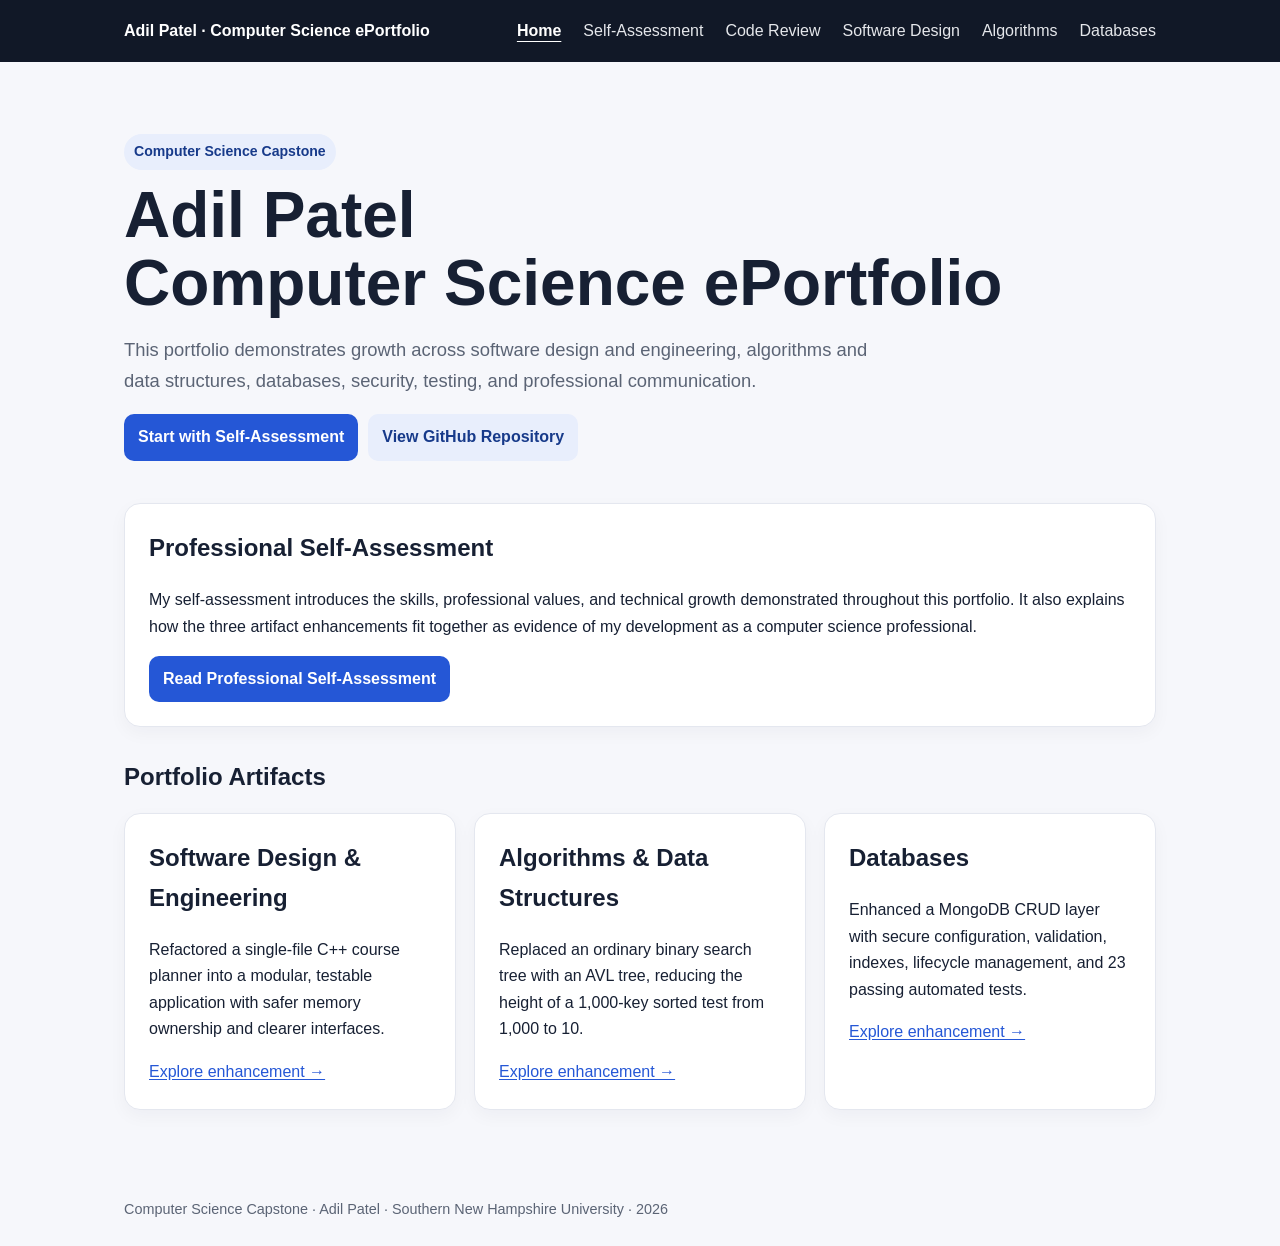
<file: index.html>
<!doctype html>
<html lang="en">
<head>
    <meta charset="utf-8">
    <meta name="viewport" content="width=device-width,initial-scale=1">
    <meta name="description" content="Professional Computer Science capstone ePortfolio showcasing software design, algorithms, databases, security, testing, and communication.">
    <title>Adil Patel | Computer Science ePortfolio</title>
    <link rel="stylesheet" href="styles.css">
</head>
<body>
    <a class="skip-link" href="#main-content">Skip to main content</a>
    <header><nav class="nav" aria-label="Primary navigation"><div class="brand">Adil Patel · Computer Science ePortfolio</div><a href="index.html" aria-current="page">Home</a><a href="self-assessment/index.html">Self-Assessment</a><a href="code-review/index.html">Code Review</a><a href="software-design-engineering/index.html">Software Design</a><a href="algorithms-data-structures/index.html">Algorithms</a><a href="databases/index.html">Databases</a></nav></header>
    <section class="hero">
    <span class="badge">Computer Science Capstone</span>
    <h1>Adil Patel<br>Computer Science ePortfolio</h1>
    <p>This portfolio demonstrates growth across software design and engineering, algorithms and data structures, databases, security, testing, and professional communication.</p>
    <div class="links">
        <a class="button" href="self-assessment/index.html">Start with Self-Assessment</a>
        <a class="button secondary" href="https://github.com/adilgit88/CS-499-ePortfolio">View GitHub Repository</a>
    </div>
</section>
<main id="main-content">
    <section class="card featured-card" aria-labelledby="assessment-heading">
        <h2 id="assessment-heading">Professional Self-Assessment</h2>
        <p>My self-assessment introduces the skills, professional values, and technical growth demonstrated throughout this portfolio. It also explains how the three artifact enhancements fit together as evidence of my development as a computer science professional.</p>
        <a class="button" href="self-assessment/index.html">Read Professional Self-Assessment</a>
    </section>
    <h2 class="section-title">Portfolio Artifacts</h2>
    <div class="grid">
        <div class="card">
            <h2>Software Design &amp; Engineering</h2>
            <p>Refactored a single-file C++ course planner into a modular, testable application with safer memory ownership and clearer interfaces.</p>
            <a href="software-design-engineering/index.html">Explore enhancement →</a>
        </div>
        <div class="card">
            <h2>Algorithms &amp; Data Structures</h2>
            <p>Replaced an ordinary binary search tree with an AVL tree, reducing the height of a 1,000-key sorted test from 1,000 to 10.</p>
            <a href="algorithms-data-structures/index.html">Explore enhancement →</a>
        </div>
        <div class="card">
            <h2>Databases</h2>
            <p>Enhanced a MongoDB CRUD layer with secure configuration, validation, indexes, lifecycle management, and 23 passing automated tests.</p>
            <a href="databases/index.html">Explore enhancement →</a>
        </div>
    </div>
</main>
    <footer>Computer Science Capstone · Adil Patel · Southern New Hampshire University · 2026</footer>
</body>
</html>
</file>
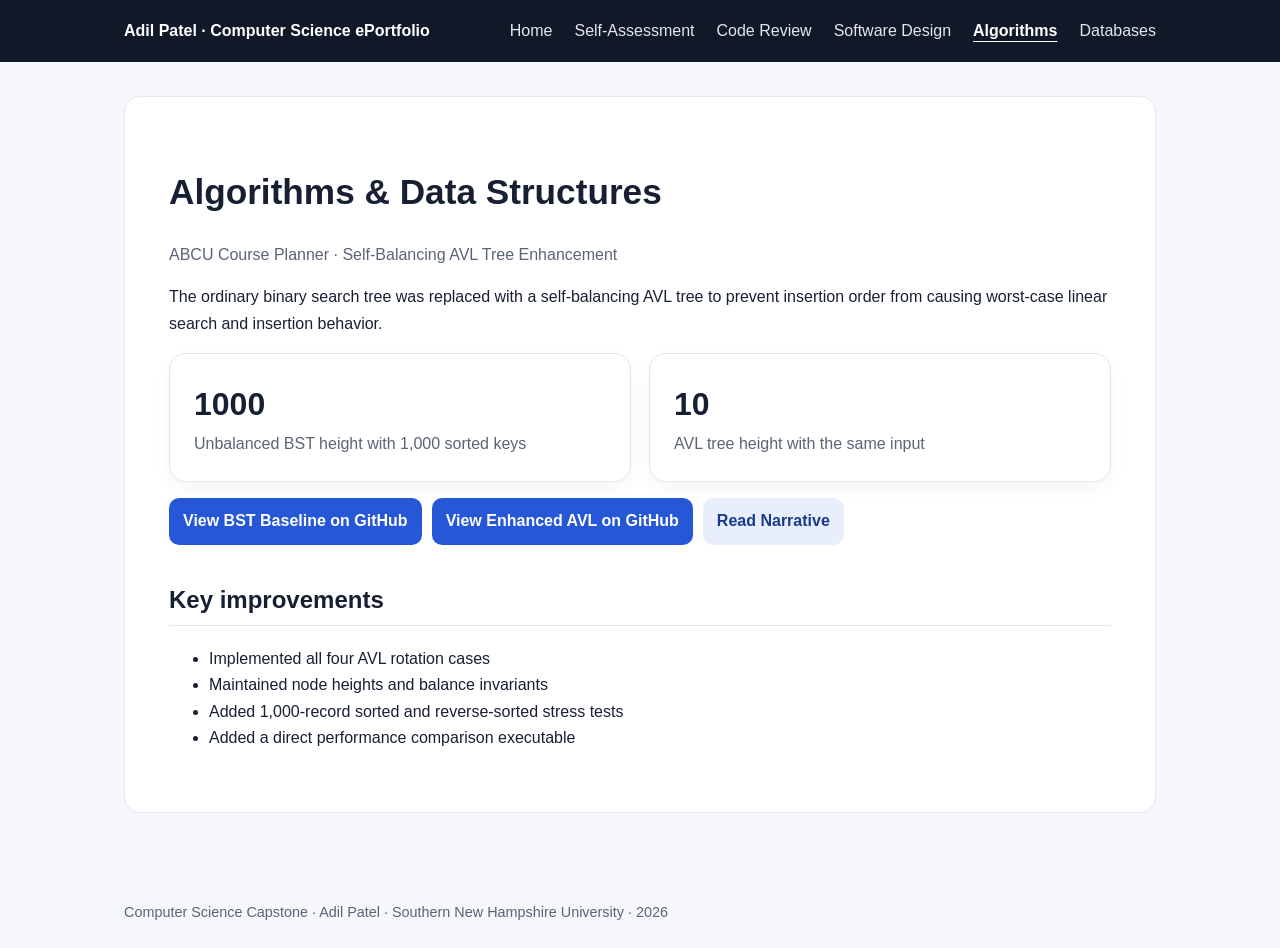
<file: algorithms-data-structures/index.html>
<!doctype html>
<html lang="en">
<head>
    <meta charset="utf-8">
    <meta name="viewport" content="width=device-width,initial-scale=1">
    <meta name="description" content="Algorithms and data structures enhancement replacing an ordinary BST with a self-balancing AVL tree and measurable performance evidence.">
    <title>Algorithms &amp; Data Structures | Adil Patel</title>
    <link rel="stylesheet" href="../styles.css">
</head>
<body>
    <a class="skip-link" href="#main-content">Skip to main content</a>
    <header><nav class="nav" aria-label="Primary navigation"><div class="brand">Adil Patel · Computer Science ePortfolio</div><a href="../index.html">Home</a><a href="../self-assessment/index.html">Self-Assessment</a><a href="../code-review/index.html">Code Review</a><a href="../software-design-engineering/index.html">Software Design</a><a href="../algorithms-data-structures/index.html" aria-current="page">Algorithms</a><a href="../databases/index.html">Databases</a></nav></header>
    <main id="main-content" class="page-main">
<article class="content">
    <h1>Algorithms &amp; Data Structures</h1>
    <p class="muted">ABCU Course Planner · Self-Balancing AVL Tree Enhancement</p>
    <p>The ordinary binary search tree was replaced with a self-balancing AVL tree to prevent insertion order from causing worst-case linear search and insertion behavior.</p>
    <div class="grid">
        <div class="card"><div class="metric">1000</div><div class="muted">Unbalanced BST height with 1,000 sorted keys</div></div>
        <div class="card"><div class="metric">10</div><div class="muted">AVL tree height with the same input</div></div>
    </div>
    <div class="links">
        <a class="button" href="https://github.com/adilgit88/CS-499-ePortfolio/tree/main/algorithms-data-structures/baseline-modular-bst">View BST Baseline on GitHub</a>
        <a class="button" href="https://github.com/adilgit88/CS-499-ePortfolio/tree/main/algorithms-data-structures/enhanced-avl">View Enhanced AVL on GitHub</a>
        <a class="button secondary" href="narrative.html">Read Narrative</a>
    </div>
    <h2>Key improvements</h2>
    <ul>
        <li>Implemented all four AVL rotation cases</li>
        <li>Maintained node heights and balance invariants</li>
        <li>Added 1,000-record sorted and reverse-sorted stress tests</li>
        <li>Added a direct performance comparison executable</li>
    </ul>
</article>
</main>
    <footer>Computer Science Capstone · Adil Patel · Southern New Hampshire University · 2026</footer>
</body>
</html>
</file>
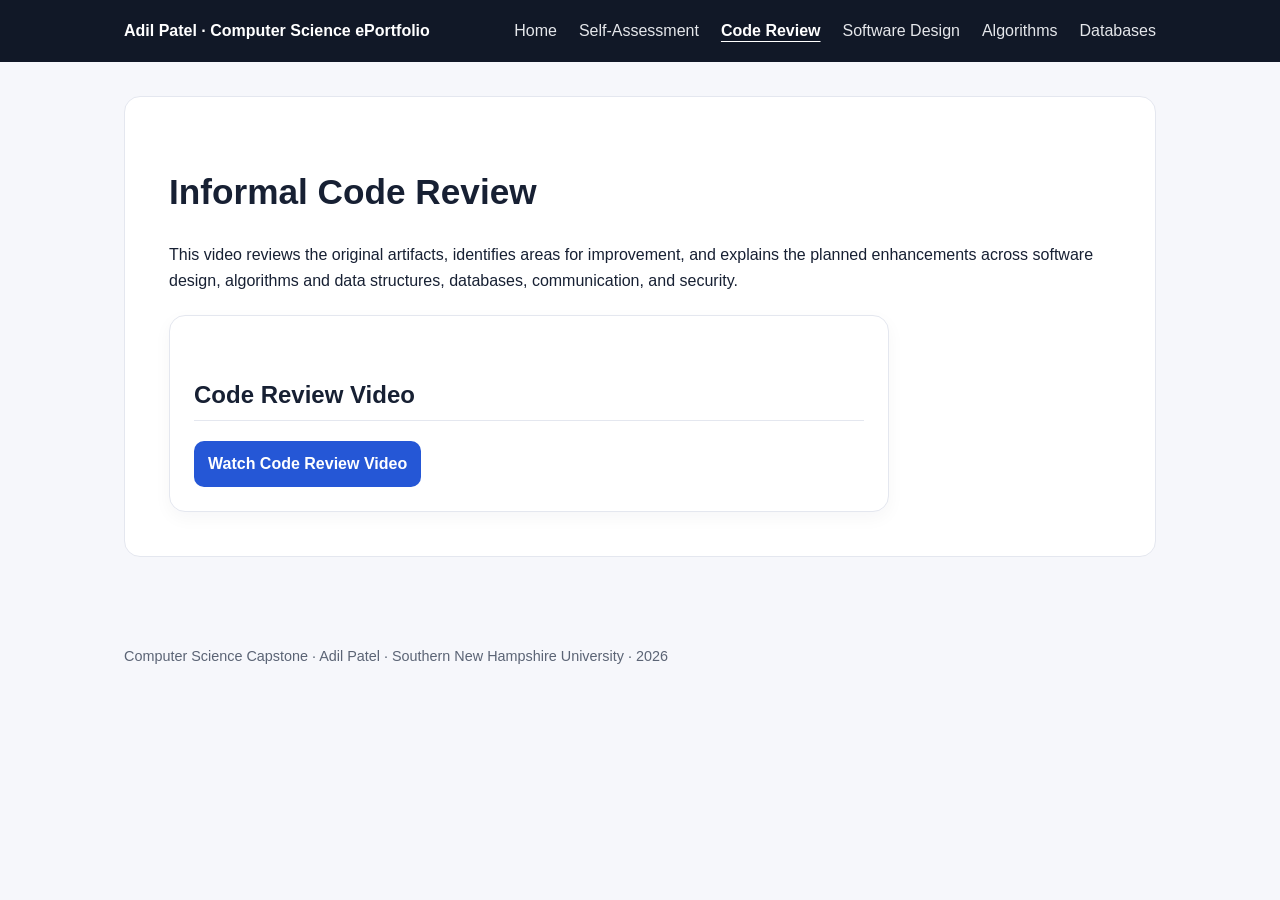
<file: code-review/index.html>
<!doctype html>
<html lang="en">
<head>
    <meta charset="utf-8">
    <meta name="viewport" content="width=device-width,initial-scale=1">
    <meta name="description" content="Informal code review of the original capstone artifacts and planned software design, algorithm, database, and security enhancements.">
    <title>Code Review | Adil Patel</title>
    <link rel="stylesheet" href="../styles.css">
</head>
<body>
    <a class="skip-link" href="#main-content">Skip to main content</a>
    <header><nav class="nav" aria-label="Primary navigation"><div class="brand">Adil Patel · Computer Science ePortfolio</div><a href="../index.html">Home</a><a href="../self-assessment/index.html">Self-Assessment</a><a href="../code-review/index.html" aria-current="page">Code Review</a><a href="../software-design-engineering/index.html">Software Design</a><a href="../algorithms-data-structures/index.html">Algorithms</a><a href="../databases/index.html">Databases</a></nav></header>
    <main id="main-content" class="page-main">
<article class="content">
    <h1>Informal Code Review</h1>
    <p>This video reviews the original artifacts, identifies areas for improvement, and explains the planned enhancements across software design, algorithms and data structures, databases, communication, and security.</p>
    <div class="card video-card">
        <h2>Code Review Video</h2>
        <!-- Replace PASTE_VIDEO_URL_HERE with the final hosted video URL before publishing/submitting. -->
        <a class="button" href="https://youtu.be/Oi76uwImuvQ">Watch Code Review Video</a>
    </div>
</article>
</main>
    <footer>Computer Science Capstone · Adil Patel · Southern New Hampshire University · 2026</footer>
</body>
</html>
</file>
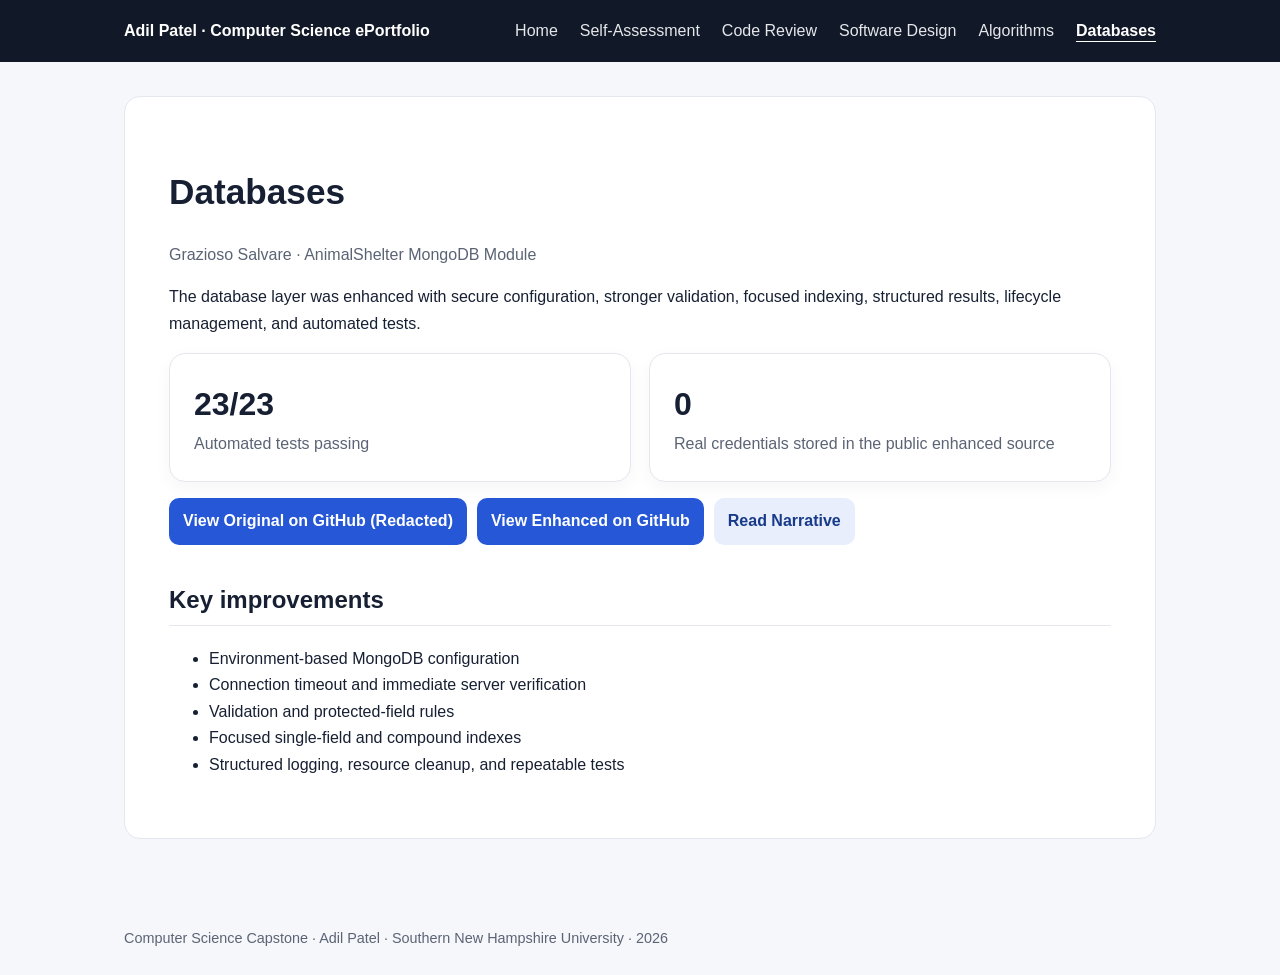
<file: databases/index.html>
<!doctype html>
<html lang="en">
<head>
    <meta charset="utf-8">
    <meta name="viewport" content="width=device-width,initial-scale=1">
    <meta name="description" content="Database enhancement of a Python MongoDB data-access layer with secure configuration, validation, indexing, logging, resource management, and testing.">
    <title>Databases | Adil Patel</title>
    <link rel="stylesheet" href="../styles.css">
</head>
<body>
    <a class="skip-link" href="#main-content">Skip to main content</a>
    <header><nav class="nav" aria-label="Primary navigation"><div class="brand">Adil Patel · Computer Science ePortfolio</div><a href="../index.html">Home</a><a href="../self-assessment/index.html">Self-Assessment</a><a href="../code-review/index.html">Code Review</a><a href="../software-design-engineering/index.html">Software Design</a><a href="../algorithms-data-structures/index.html">Algorithms</a><a href="../databases/index.html" aria-current="page">Databases</a></nav></header>
    <main id="main-content" class="page-main">
<article class="content">
    <h1>Databases</h1>
    <p class="muted">Grazioso Salvare · AnimalShelter MongoDB Module</p>
    <p>The database layer was enhanced with secure configuration, stronger validation, focused indexing, structured results, lifecycle management, and automated tests.</p>
    <div class="grid">
        <div class="card"><div class="metric">23/23</div><div class="muted">Automated tests passing</div></div>
        <div class="card"><div class="metric">0</div><div class="muted">Real credentials stored in the public enhanced source</div></div>
    </div>
    <div class="links">
        <a class="button" href="https://github.com/adilgit88/CS-499-ePortfolio/blob/main/databases/original/AnimalShelter_original_REDACTED.py">View Original on GitHub (Redacted)</a>
        <a class="button" href="https://github.com/adilgit88/CS-499-ePortfolio/tree/main/databases/enhanced">View Enhanced on GitHub</a>
        <a class="button secondary" href="narrative.html">Read Narrative</a>
    </div>
    <h2>Key improvements</h2>
    <ul>
        <li>Environment-based MongoDB configuration</li>
        <li>Connection timeout and immediate server verification</li>
        <li>Validation and protected-field rules</li>
        <li>Focused single-field and compound indexes</li>
        <li>Structured logging, resource cleanup, and repeatable tests</li>
    </ul>
</article>
</main>
    <footer>Computer Science Capstone · Adil Patel · Southern New Hampshire University · 2026</footer>
</body>
</html>
</file>
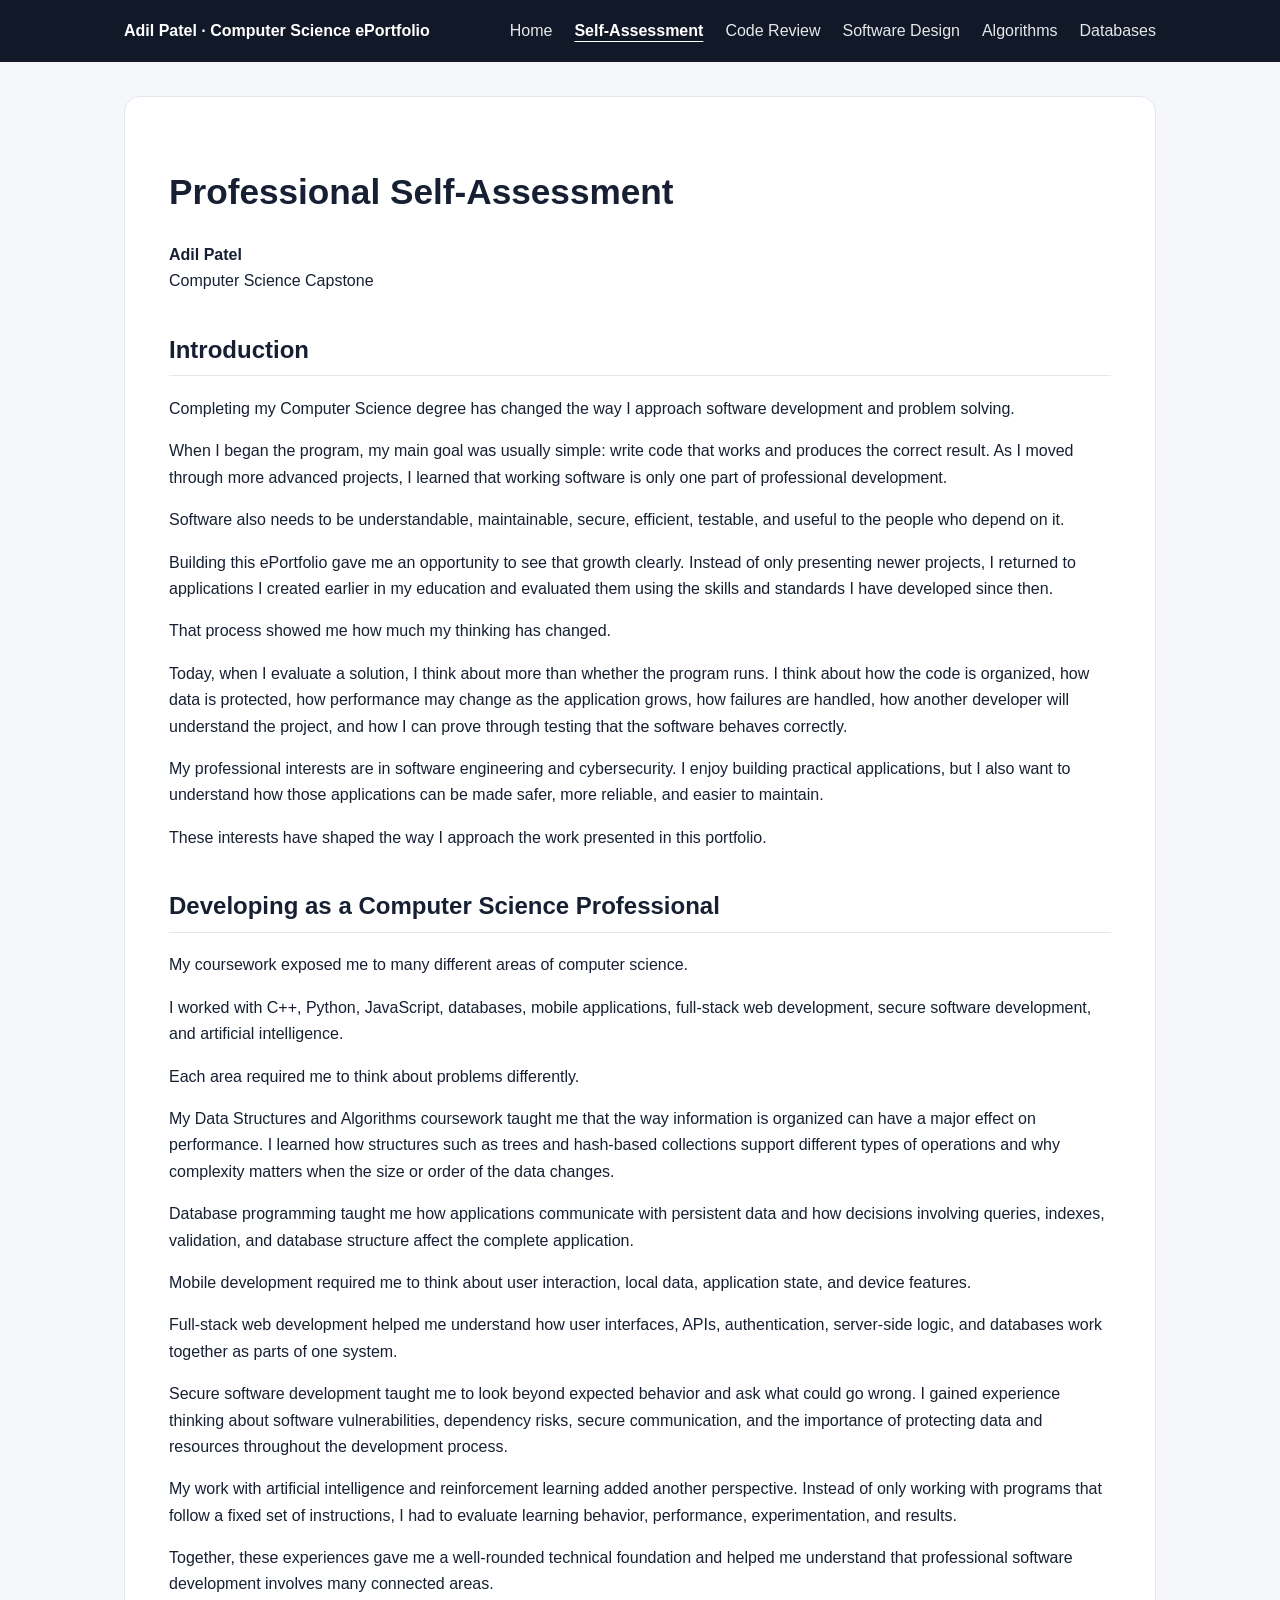
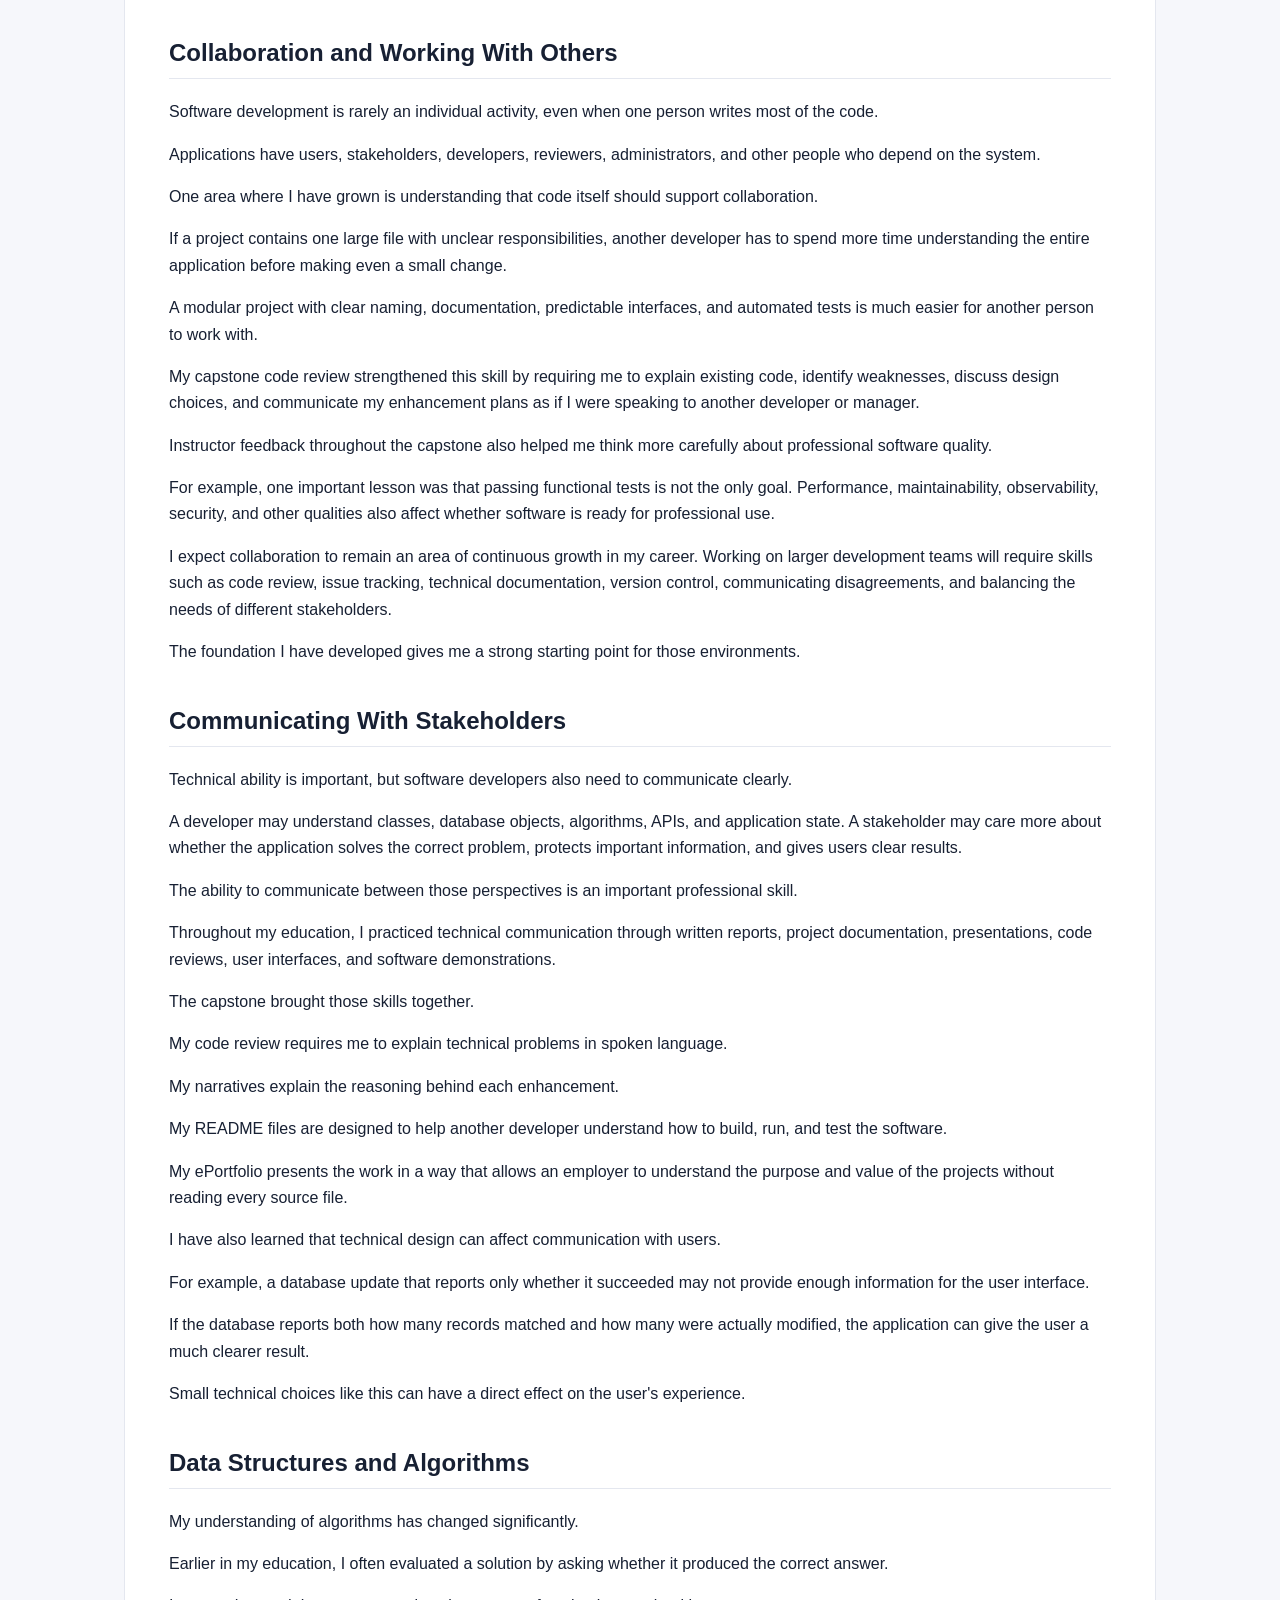
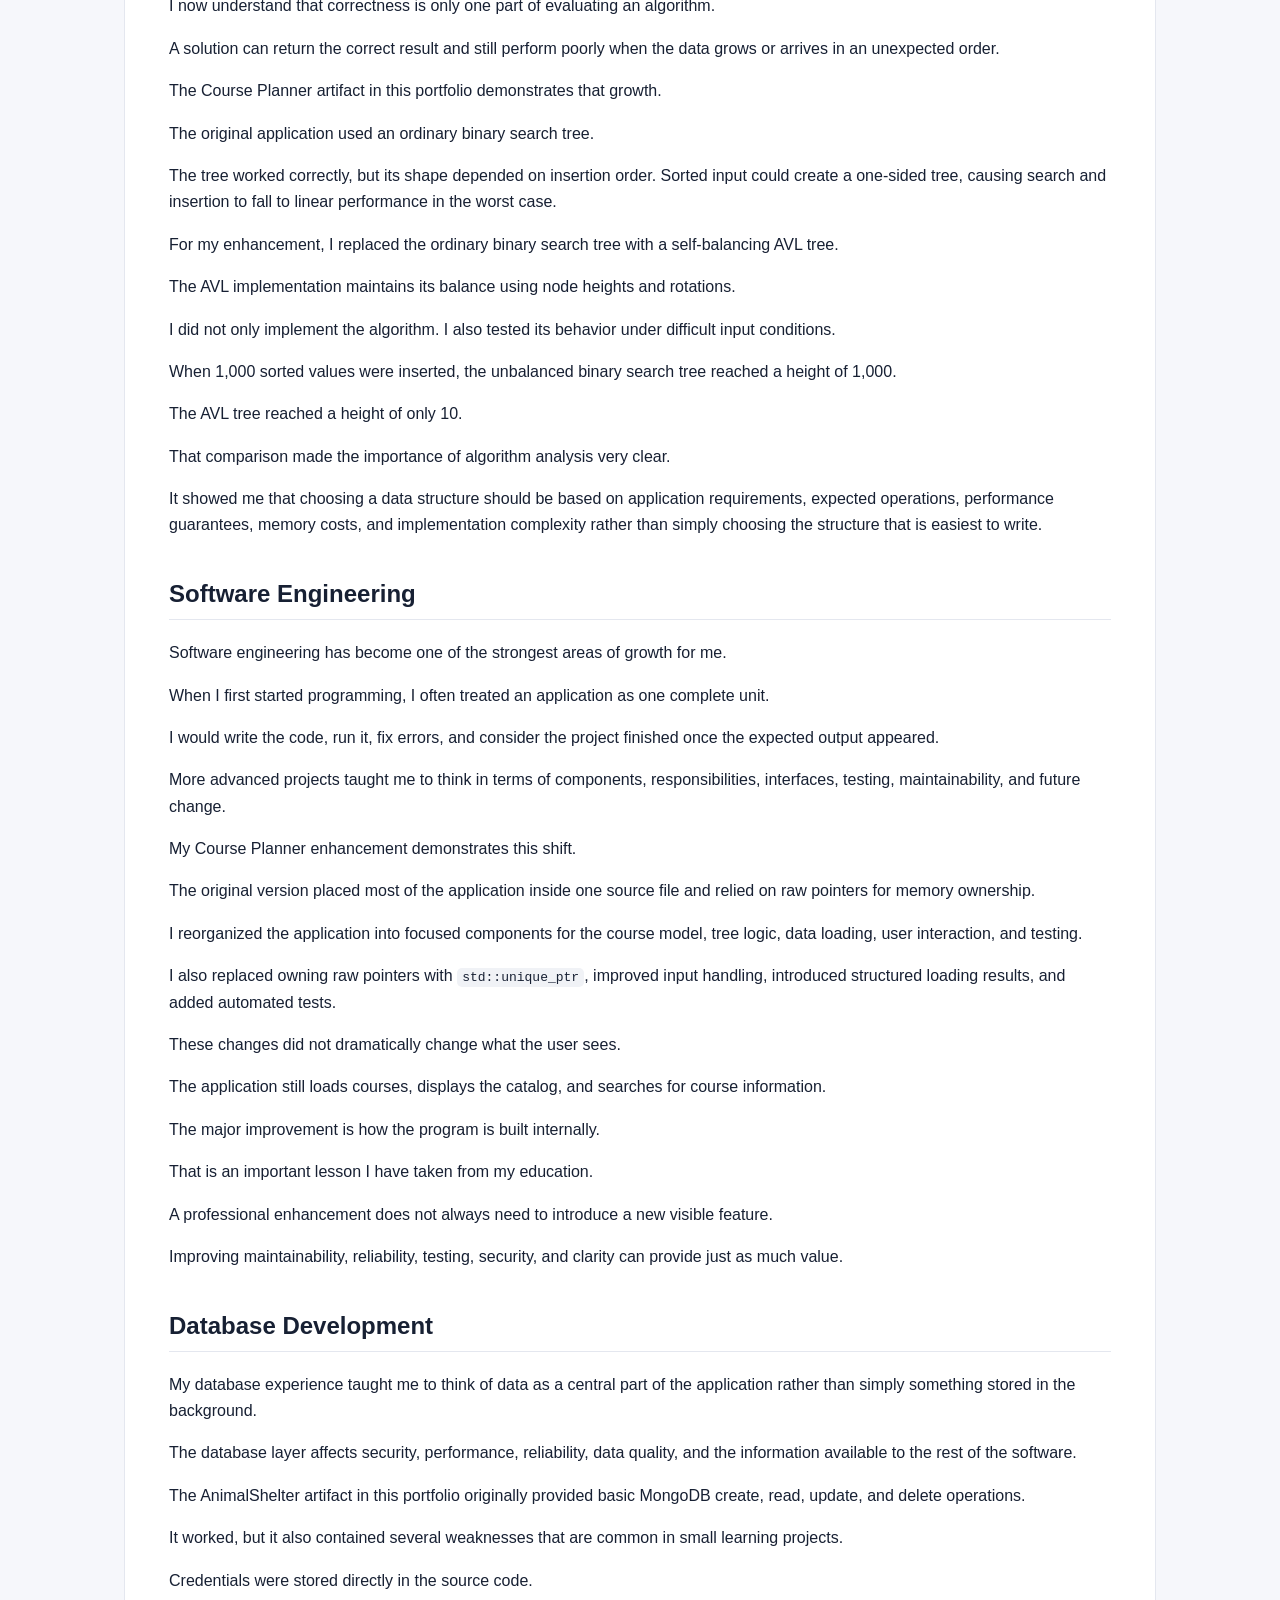
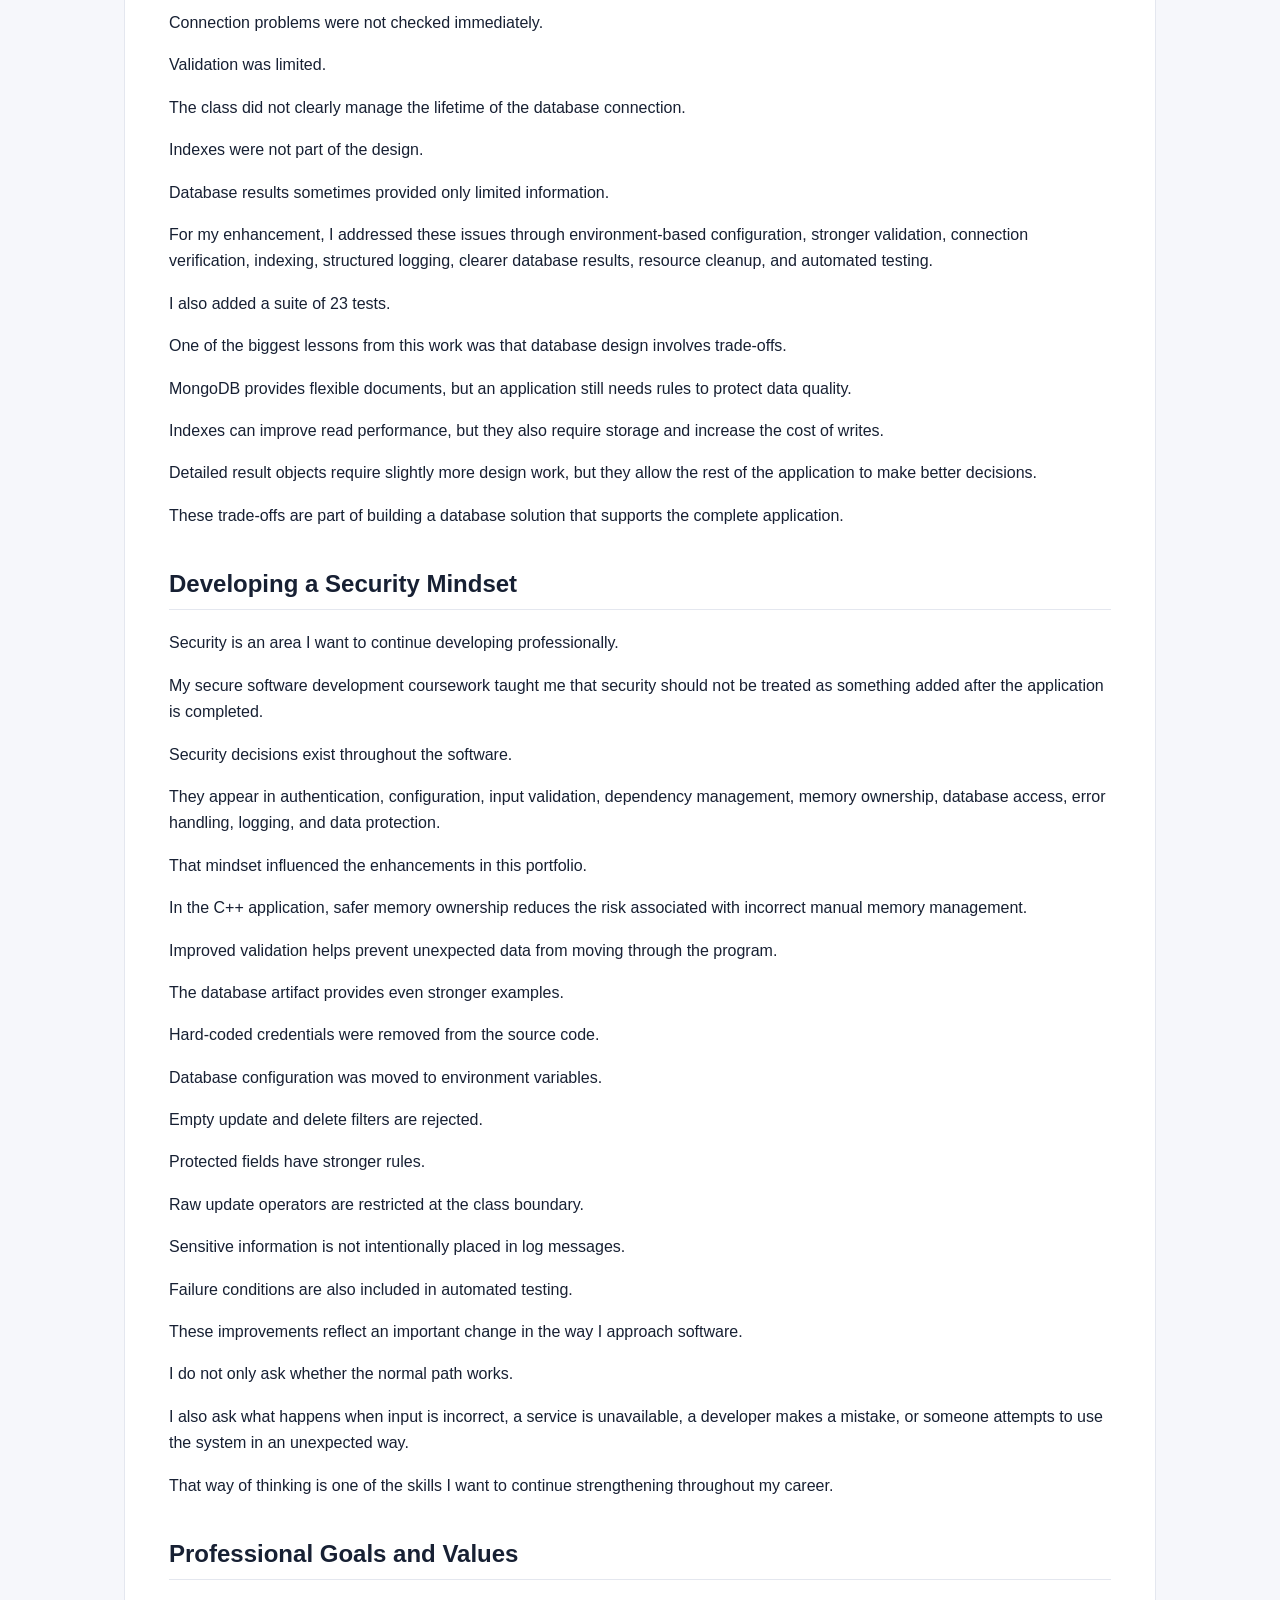
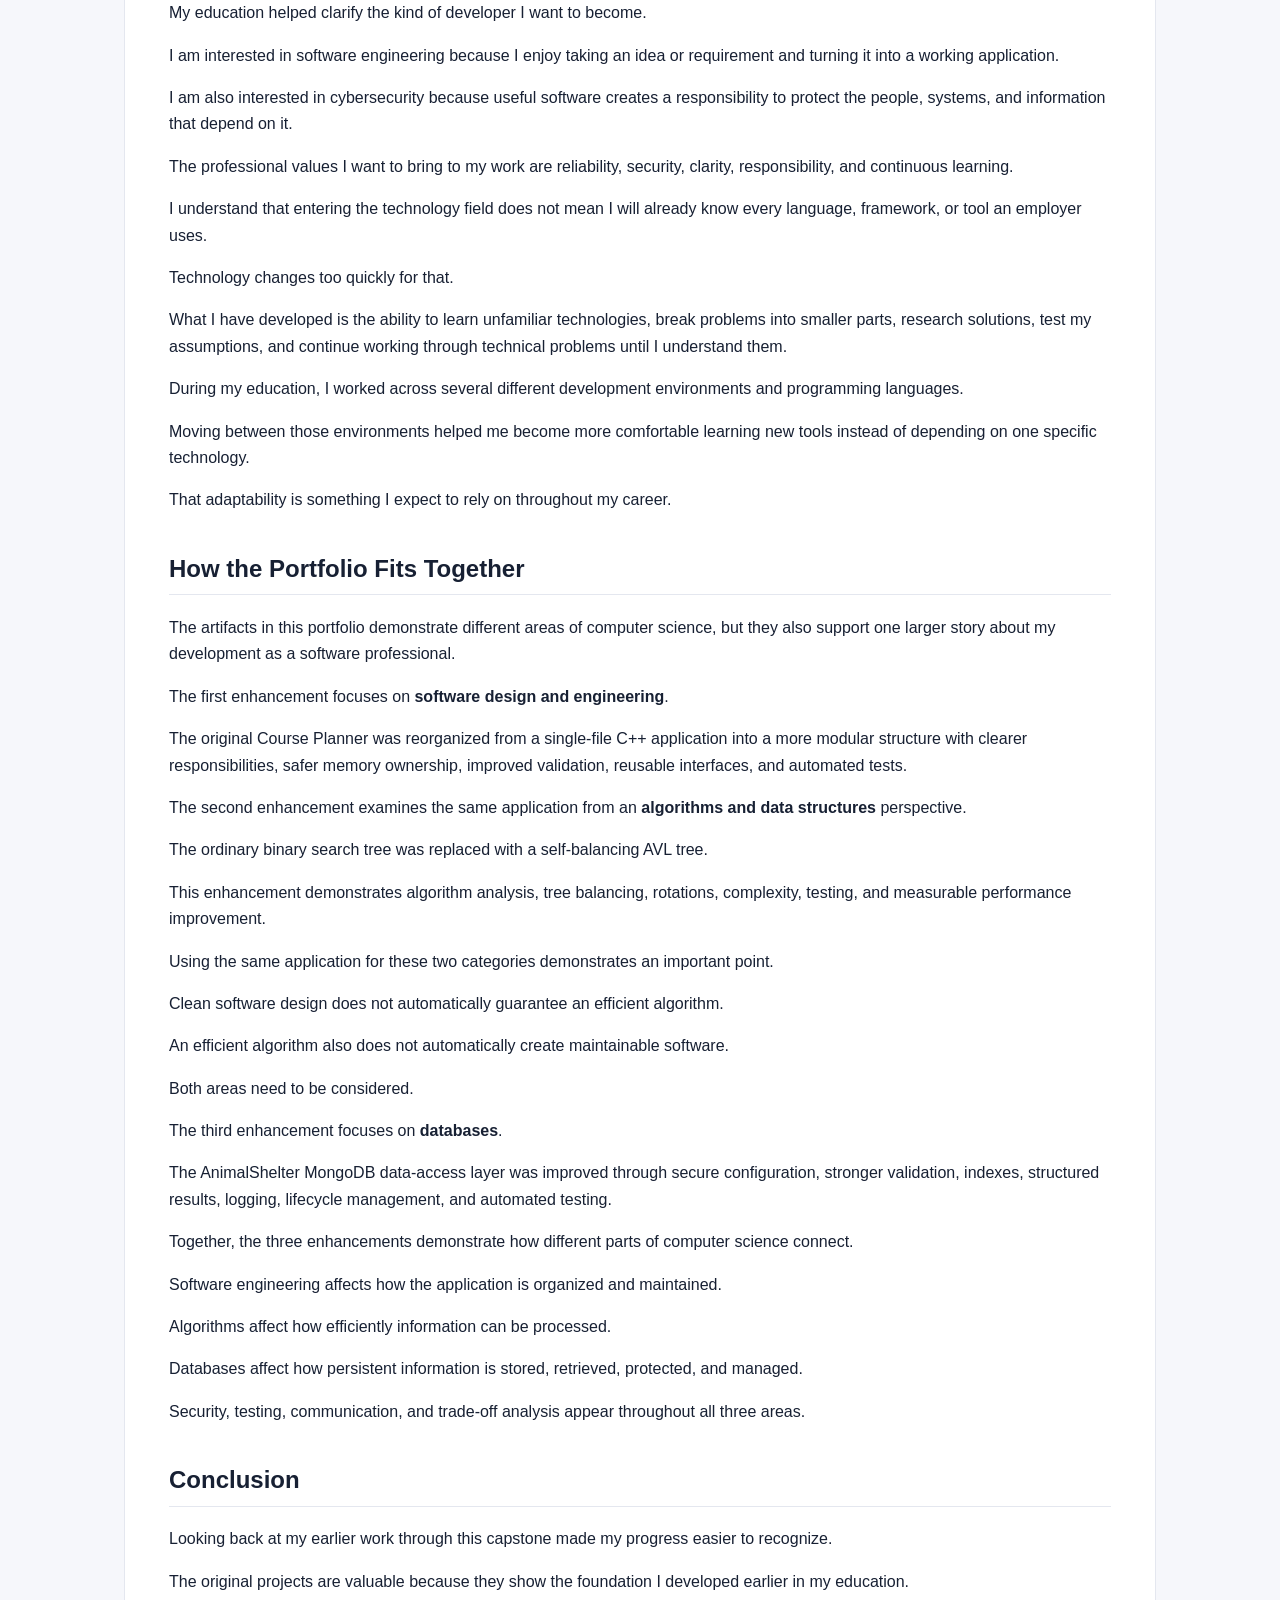
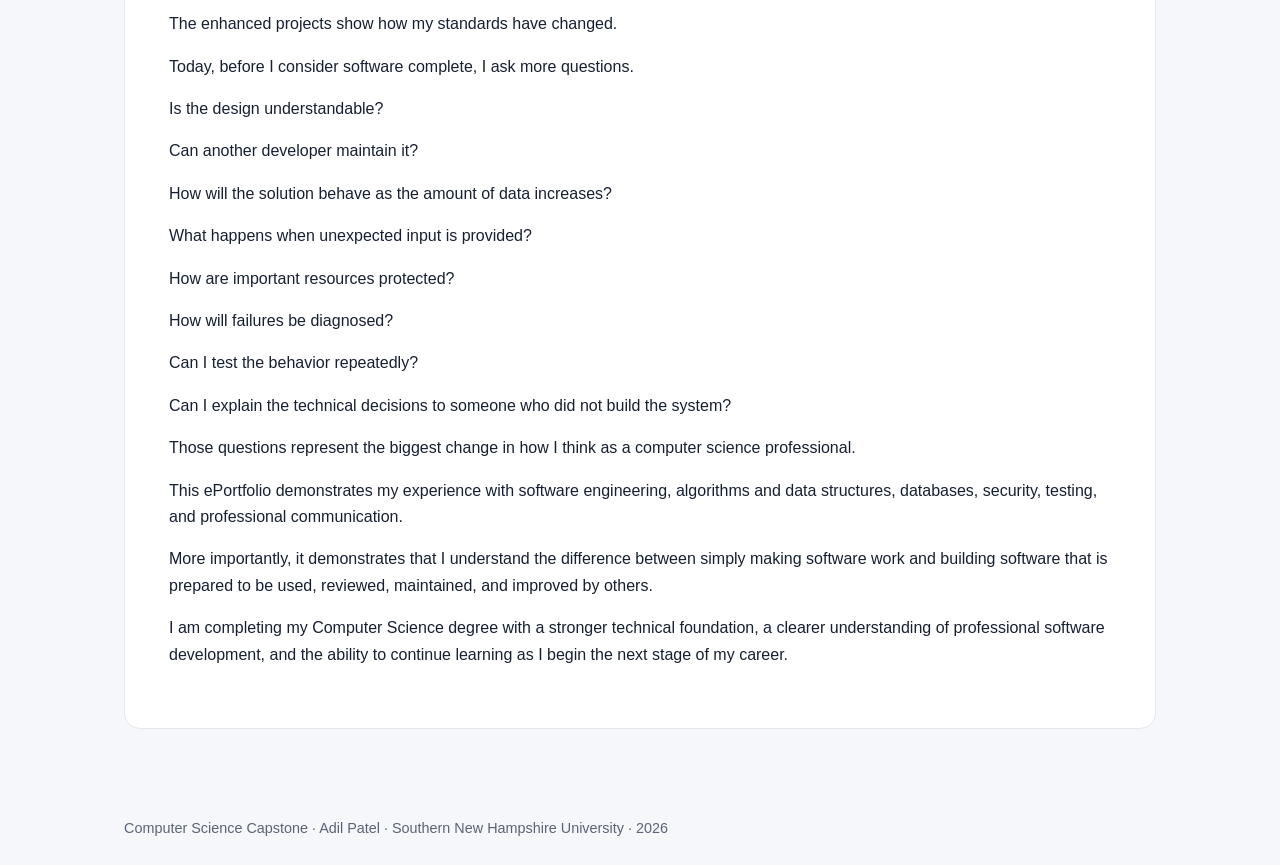
<file: self-assessment/index.html>
<!doctype html>
<html lang="en">
<head>
    <meta charset="utf-8">
    <meta name="viewport" content="width=device-width,initial-scale=1">
    <meta name="description" content="Professional self-assessment introducing Adil Patel’s software engineering, algorithms, database, security, collaboration, and communication skills.">
    <title>Professional Self-Assessment | Adil Patel</title>
    <link rel="stylesheet" href="../styles.css">
</head>
<body>
    <a class="skip-link" href="#main-content">Skip to main content</a>
    <header><nav class="nav" aria-label="Primary navigation"><div class="brand">Adil Patel · Computer Science ePortfolio</div><a href="../index.html">Home</a><a href="../self-assessment/index.html" aria-current="page">Self-Assessment</a><a href="../code-review/index.html">Code Review</a><a href="../software-design-engineering/index.html">Software Design</a><a href="../algorithms-data-structures/index.html">Algorithms</a><a href="../databases/index.html">Databases</a></nav></header>
    <main id="main-content" class="page-main"><article class="content"><h1 id="professional-self-assessment">Professional Self-Assessment</h1>
<p><strong>Adil Patel</strong><br />
Computer Science Capstone</p>
<h2 id="introduction">Introduction</h2>
<p>Completing my Computer Science degree has changed the way I approach
software development and problem solving.</p>
<p>When I began the program, my main goal was usually simple: write code
that works and produces the correct result. As I moved through more
advanced projects, I learned that working software is only one part of
professional development.</p>
<p>Software also needs to be understandable, maintainable, secure,
efficient, testable, and useful to the people who depend on it.</p>
<p>Building this ePortfolio gave me an opportunity to see that growth
clearly. Instead of only presenting newer projects, I returned to
applications I created earlier in my education and evaluated them using
the skills and standards I have developed since then.</p>
<p>That process showed me how much my thinking has changed.</p>
<p>Today, when I evaluate a solution, I think about more than whether
the program runs. I think about how the code is organized, how data is
protected, how performance may change as the application grows, how
failures are handled, how another developer will understand the project,
and how I can prove through testing that the software behaves
correctly.</p>
<p>My professional interests are in software engineering and
cybersecurity. I enjoy building practical applications, but I also want
to understand how those applications can be made safer, more reliable,
and easier to maintain.</p>
<p>These interests have shaped the way I approach the work presented in
this portfolio.</p>
<h2 id="developing-as-a-computer-science-professional">Developing as a
Computer Science Professional</h2>
<p>My coursework exposed me to many different areas of computer
science.</p>
<p>I worked with C++, Python, JavaScript, databases, mobile
applications, full-stack web development, secure software development,
and artificial intelligence.</p>
<p>Each area required me to think about problems differently.</p>
<p>My Data Structures and Algorithms coursework taught me that the way
information is organized can have a major effect on performance. I
learned how structures such as trees and hash-based collections support
different types of operations and why complexity matters when the size
or order of the data changes.</p>
<p>Database programming taught me how applications communicate with
persistent data and how decisions involving queries, indexes,
validation, and database structure affect the complete application.</p>
<p>Mobile development required me to think about user interaction, local
data, application state, and device features.</p>
<p>Full-stack web development helped me understand how user interfaces,
APIs, authentication, server-side logic, and databases work together as
parts of one system.</p>
<p>Secure software development taught me to look beyond expected
behavior and ask what could go wrong. I gained experience thinking about
software vulnerabilities, dependency risks, secure communication, and
the importance of protecting data and resources throughout the
development process.</p>
<p>My work with artificial intelligence and reinforcement learning added
another perspective. Instead of only working with programs that follow a
fixed set of instructions, I had to evaluate learning behavior,
performance, experimentation, and results.</p>
<p>Together, these experiences gave me a well-rounded technical
foundation and helped me understand that professional software
development involves many connected areas.</p>
<h2 id="collaboration-and-working-with-others">Collaboration and Working
With Others</h2>
<p>Software development is rarely an individual activity, even when one
person writes most of the code.</p>
<p>Applications have users, stakeholders, developers, reviewers,
administrators, and other people who depend on the system.</p>
<p>One area where I have grown is understanding that code itself should
support collaboration.</p>
<p>If a project contains one large file with unclear responsibilities,
another developer has to spend more time understanding the entire
application before making even a small change.</p>
<p>A modular project with clear naming, documentation, predictable
interfaces, and automated tests is much easier for another person to
work with.</p>
<p>My capstone code review strengthened this skill by requiring me to
explain existing code, identify weaknesses, discuss design choices, and
communicate my enhancement plans as if I were speaking to another
developer or manager.</p>
<p>Instructor feedback throughout the capstone also helped me think more
carefully about professional software quality.</p>
<p>For example, one important lesson was that passing functional tests
is not the only goal. Performance, maintainability, observability,
security, and other qualities also affect whether software is ready for
professional use.</p>
<p>I expect collaboration to remain an area of continuous growth in my
career. Working on larger development teams will require skills such as
code review, issue tracking, technical documentation, version control,
communicating disagreements, and balancing the needs of different
stakeholders.</p>
<p>The foundation I have developed gives me a strong starting point for
those environments.</p>
<h2 id="communicating-with-stakeholders">Communicating With
Stakeholders</h2>
<p>Technical ability is important, but software developers also need to
communicate clearly.</p>
<p>A developer may understand classes, database objects, algorithms,
APIs, and application state. A stakeholder may care more about whether
the application solves the correct problem, protects important
information, and gives users clear results.</p>
<p>The ability to communicate between those perspectives is an important
professional skill.</p>
<p>Throughout my education, I practiced technical communication through
written reports, project documentation, presentations, code reviews,
user interfaces, and software demonstrations.</p>
<p>The capstone brought those skills together.</p>
<p>My code review requires me to explain technical problems in spoken
language.</p>
<p>My narratives explain the reasoning behind each enhancement.</p>
<p>My README files are designed to help another developer understand how
to build, run, and test the software.</p>
<p>My ePortfolio presents the work in a way that allows an employer to
understand the purpose and value of the projects without reading every
source file.</p>
<p>I have also learned that technical design can affect communication
with users.</p>
<p>For example, a database update that reports only whether it succeeded
may not provide enough information for the user interface.</p>
<p>If the database reports both how many records matched and how many
were actually modified, the application can give the user a much clearer
result.</p>
<p>Small technical choices like this can have a direct effect on the
user's experience.</p>
<h2 id="data-structures-and-algorithms">Data Structures and
Algorithms</h2>
<p>My understanding of algorithms has changed significantly.</p>
<p>Earlier in my education, I often evaluated a solution by asking
whether it produced the correct answer.</p>
<p>I now understand that correctness is only one part of evaluating an
algorithm.</p>
<p>A solution can return the correct result and still perform poorly
when the data grows or arrives in an unexpected order.</p>
<p>The Course Planner artifact in this portfolio demonstrates that
growth.</p>
<p>The original application used an ordinary binary search tree.</p>
<p>The tree worked correctly, but its shape depended on insertion order.
Sorted input could create a one-sided tree, causing search and insertion
to fall to linear performance in the worst case.</p>
<p>For my enhancement, I replaced the ordinary binary search tree with a
self-balancing AVL tree.</p>
<p>The AVL implementation maintains its balance using node heights and
rotations.</p>
<p>I did not only implement the algorithm. I also tested its behavior
under difficult input conditions.</p>
<p>When 1,000 sorted values were inserted, the unbalanced binary search
tree reached a height of 1,000.</p>
<p>The AVL tree reached a height of only 10.</p>
<p>That comparison made the importance of algorithm analysis very
clear.</p>
<p>It showed me that choosing a data structure should be based on
application requirements, expected operations, performance guarantees,
memory costs, and implementation complexity rather than simply choosing
the structure that is easiest to write.</p>
<h2 id="software-engineering">Software Engineering</h2>
<p>Software engineering has become one of the strongest areas of growth
for me.</p>
<p>When I first started programming, I often treated an application as
one complete unit.</p>
<p>I would write the code, run it, fix errors, and consider the project
finished once the expected output appeared.</p>
<p>More advanced projects taught me to think in terms of components,
responsibilities, interfaces, testing, maintainability, and future
change.</p>
<p>My Course Planner enhancement demonstrates this shift.</p>
<p>The original version placed most of the application inside one source
file and relied on raw pointers for memory ownership.</p>
<p>I reorganized the application into focused components for the course
model, tree logic, data loading, user interaction, and testing.</p>
<p>I also replaced owning raw pointers with
<code>std::unique_ptr</code>, improved input handling, introduced
structured loading results, and added automated tests.</p>
<p>These changes did not dramatically change what the user sees.</p>
<p>The application still loads courses, displays the catalog, and
searches for course information.</p>
<p>The major improvement is how the program is built internally.</p>
<p>That is an important lesson I have taken from my education.</p>
<p>A professional enhancement does not always need to introduce a new
visible feature.</p>
<p>Improving maintainability, reliability, testing, security, and
clarity can provide just as much value.</p>
<h2 id="database-development">Database Development</h2>
<p>My database experience taught me to think of data as a central part
of the application rather than simply something stored in the
background.</p>
<p>The database layer affects security, performance, reliability, data
quality, and the information available to the rest of the software.</p>
<p>The AnimalShelter artifact in this portfolio originally provided
basic MongoDB create, read, update, and delete operations.</p>
<p>It worked, but it also contained several weaknesses that are common
in small learning projects.</p>
<p>Credentials were stored directly in the source code.</p>
<p>Connection problems were not checked immediately.</p>
<p>Validation was limited.</p>
<p>The class did not clearly manage the lifetime of the database
connection.</p>
<p>Indexes were not part of the design.</p>
<p>Database results sometimes provided only limited information.</p>
<p>For my enhancement, I addressed these issues through
environment-based configuration, stronger validation, connection
verification, indexing, structured logging, clearer database results,
resource cleanup, and automated testing.</p>
<p>I also added a suite of 23 tests.</p>
<p>One of the biggest lessons from this work was that database design
involves trade-offs.</p>
<p>MongoDB provides flexible documents, but an application still needs
rules to protect data quality.</p>
<p>Indexes can improve read performance, but they also require storage
and increase the cost of writes.</p>
<p>Detailed result objects require slightly more design work, but they
allow the rest of the application to make better decisions.</p>
<p>These trade-offs are part of building a database solution that
supports the complete application.</p>
<h2 id="developing-a-security-mindset">Developing a Security
Mindset</h2>
<p>Security is an area I want to continue developing professionally.</p>
<p>My secure software development coursework taught me that security
should not be treated as something added after the application is
completed.</p>
<p>Security decisions exist throughout the software.</p>
<p>They appear in authentication, configuration, input validation,
dependency management, memory ownership, database access, error
handling, logging, and data protection.</p>
<p>That mindset influenced the enhancements in this portfolio.</p>
<p>In the C++ application, safer memory ownership reduces the risk
associated with incorrect manual memory management.</p>
<p>Improved validation helps prevent unexpected data from moving through
the program.</p>
<p>The database artifact provides even stronger examples.</p>
<p>Hard-coded credentials were removed from the source code.</p>
<p>Database configuration was moved to environment variables.</p>
<p>Empty update and delete filters are rejected.</p>
<p>Protected fields have stronger rules.</p>
<p>Raw update operators are restricted at the class boundary.</p>
<p>Sensitive information is not intentionally placed in log
messages.</p>
<p>Failure conditions are also included in automated testing.</p>
<p>These improvements reflect an important change in the way I approach
software.</p>
<p>I do not only ask whether the normal path works.</p>
<p>I also ask what happens when input is incorrect, a service is
unavailable, a developer makes a mistake, or someone attempts to use the
system in an unexpected way.</p>
<p>That way of thinking is one of the skills I want to continue
strengthening throughout my career.</p>
<h2 id="professional-goals-and-values">Professional Goals and
Values</h2>
<p>My education helped clarify the kind of developer I want to
become.</p>
<p>I am interested in software engineering because I enjoy taking an
idea or requirement and turning it into a working application.</p>
<p>I am also interested in cybersecurity because useful software creates
a responsibility to protect the people, systems, and information that
depend on it.</p>
<p>The professional values I want to bring to my work are reliability,
security, clarity, responsibility, and continuous learning.</p>
<p>I understand that entering the technology field does not mean I will
already know every language, framework, or tool an employer uses.</p>
<p>Technology changes too quickly for that.</p>
<p>What I have developed is the ability to learn unfamiliar
technologies, break problems into smaller parts, research solutions,
test my assumptions, and continue working through technical problems
until I understand them.</p>
<p>During my education, I worked across several different development
environments and programming languages.</p>
<p>Moving between those environments helped me become more comfortable
learning new tools instead of depending on one specific technology.</p>
<p>That adaptability is something I expect to rely on throughout my
career.</p>
<h2 id="how-the-portfolio-fits-together">How the Portfolio Fits
Together</h2>
<p>The artifacts in this portfolio demonstrate different areas of
computer science, but they also support one larger story about my
development as a software professional.</p>
<p>The first enhancement focuses on <strong>software design and
engineering</strong>.</p>
<p>The original Course Planner was reorganized from a single-file C++
application into a more modular structure with clearer responsibilities,
safer memory ownership, improved validation, reusable interfaces, and
automated tests.</p>
<p>The second enhancement examines the same application from an
<strong>algorithms and data structures</strong> perspective.</p>
<p>The ordinary binary search tree was replaced with a self-balancing
AVL tree.</p>
<p>This enhancement demonstrates algorithm analysis, tree balancing,
rotations, complexity, testing, and measurable performance
improvement.</p>
<p>Using the same application for these two categories demonstrates an
important point.</p>
<p>Clean software design does not automatically guarantee an efficient
algorithm.</p>
<p>An efficient algorithm also does not automatically create
maintainable software.</p>
<p>Both areas need to be considered.</p>
<p>The third enhancement focuses on <strong>databases</strong>.</p>
<p>The AnimalShelter MongoDB data-access layer was improved through
secure configuration, stronger validation, indexes, structured results,
logging, lifecycle management, and automated testing.</p>
<p>Together, the three enhancements demonstrate how different parts of
computer science connect.</p>
<p>Software engineering affects how the application is organized and
maintained.</p>
<p>Algorithms affect how efficiently information can be processed.</p>
<p>Databases affect how persistent information is stored, retrieved,
protected, and managed.</p>
<p>Security, testing, communication, and trade-off analysis appear
throughout all three areas.</p>
<h2 id="conclusion">Conclusion</h2>
<p>Looking back at my earlier work through this capstone made my
progress easier to recognize.</p>
<p>The original projects are valuable because they show the foundation I
developed earlier in my education.</p>
<p>The enhanced projects show how my standards have changed.</p>
<p>Today, before I consider software complete, I ask more questions.</p>
<p>Is the design understandable?</p>
<p>Can another developer maintain it?</p>
<p>How will the solution behave as the amount of data increases?</p>
<p>What happens when unexpected input is provided?</p>
<p>How are important resources protected?</p>
<p>How will failures be diagnosed?</p>
<p>Can I test the behavior repeatedly?</p>
<p>Can I explain the technical decisions to someone who did not build
the system?</p>
<p>Those questions represent the biggest change in how I think as a
computer science professional.</p>
<p>This ePortfolio demonstrates my experience with software engineering,
algorithms and data structures, databases, security, testing, and
professional communication.</p>
<p>More importantly, it demonstrates that I understand the difference
between simply making software work and building software that is
prepared to be used, reviewed, maintained, and improved by others.</p>
<p>I am completing my Computer Science degree with a stronger technical
foundation, a clearer understanding of professional software
development, and the ability to continue learning as I begin the next
stage of my career.</p></article></main>
    <footer>Computer Science Capstone · Adil Patel · Southern New Hampshire University · 2026</footer>
</body>
</html>
</file>
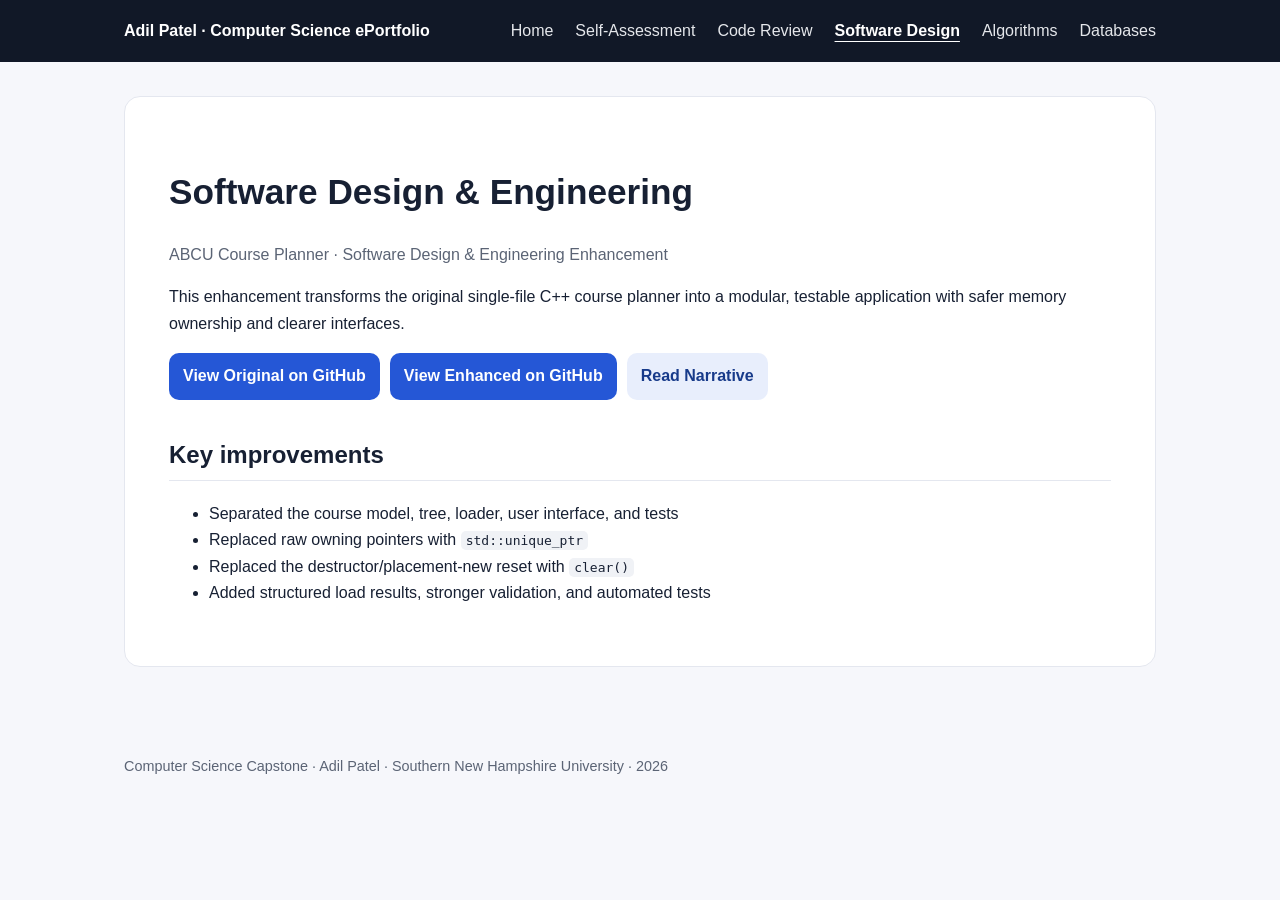
<file: software-design-engineering/index.html>
<!doctype html>
<html lang="en">
<head>
    <meta charset="utf-8">
    <meta name="viewport" content="width=device-width,initial-scale=1">
    <meta name="description" content="Software design and engineering enhancement of a C++ course planner with modular architecture, safer memory ownership, validation, and testing.">
    <title>Software Design &amp; Engineering | Adil Patel</title>
    <link rel="stylesheet" href="../styles.css">
</head>
<body>
    <a class="skip-link" href="#main-content">Skip to main content</a>
    <header><nav class="nav" aria-label="Primary navigation"><div class="brand">Adil Patel · Computer Science ePortfolio</div><a href="../index.html">Home</a><a href="../self-assessment/index.html">Self-Assessment</a><a href="../code-review/index.html">Code Review</a><a href="../software-design-engineering/index.html" aria-current="page">Software Design</a><a href="../algorithms-data-structures/index.html">Algorithms</a><a href="../databases/index.html">Databases</a></nav></header>
    <main id="main-content" class="page-main">
<article class="content">
    <h1>Software Design &amp; Engineering</h1>
    <p class="muted">ABCU Course Planner · Software Design &amp; Engineering Enhancement</p>
    <p>This enhancement transforms the original single-file C++ course planner into a modular, testable application with safer memory ownership and clearer interfaces.</p>
    <div class="links">
        <a class="button" href="https://github.com/adilgit88/CS-499-ePortfolio/blob/main/software-design-engineering/original/ProjectTwo.cpp">View Original on GitHub</a>
        <a class="button" href="https://github.com/adilgit88/CS-499-ePortfolio/tree/main/software-design-engineering/enhanced">View Enhanced on GitHub</a>
        <a class="button secondary" href="narrative.html">Read Narrative</a>
    </div>
    <h2>Key improvements</h2>
    <ul>
        <li>Separated the course model, tree, loader, user interface, and tests</li>
        <li>Replaced raw owning pointers with <code>std::unique_ptr</code></li>
        <li>Replaced the destructor/placement-new reset with <code>clear()</code></li>
        <li>Added structured load results, stronger validation, and automated tests</li>
    </ul>
</article>
</main>
    <footer>Computer Science Capstone · Adil Patel · Southern New Hampshire University · 2026</footer>
</body>
</html>
</file>
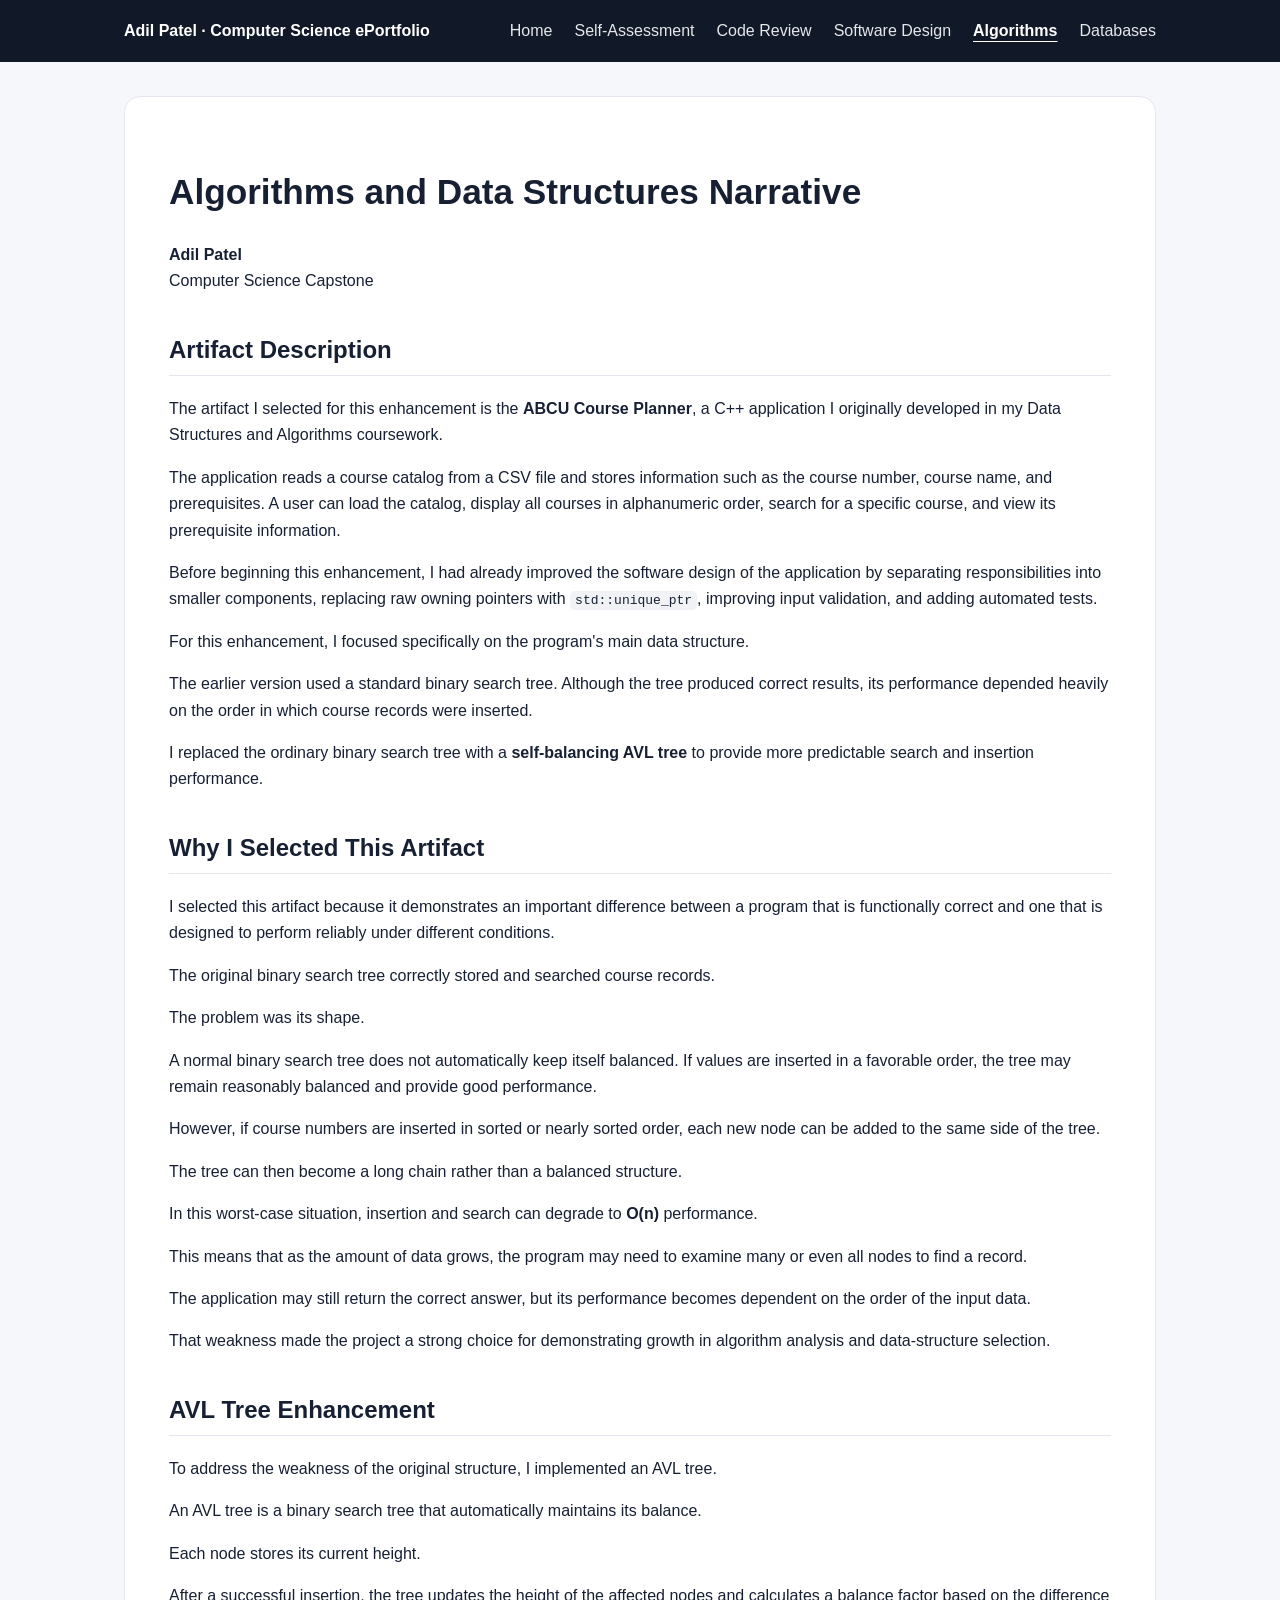
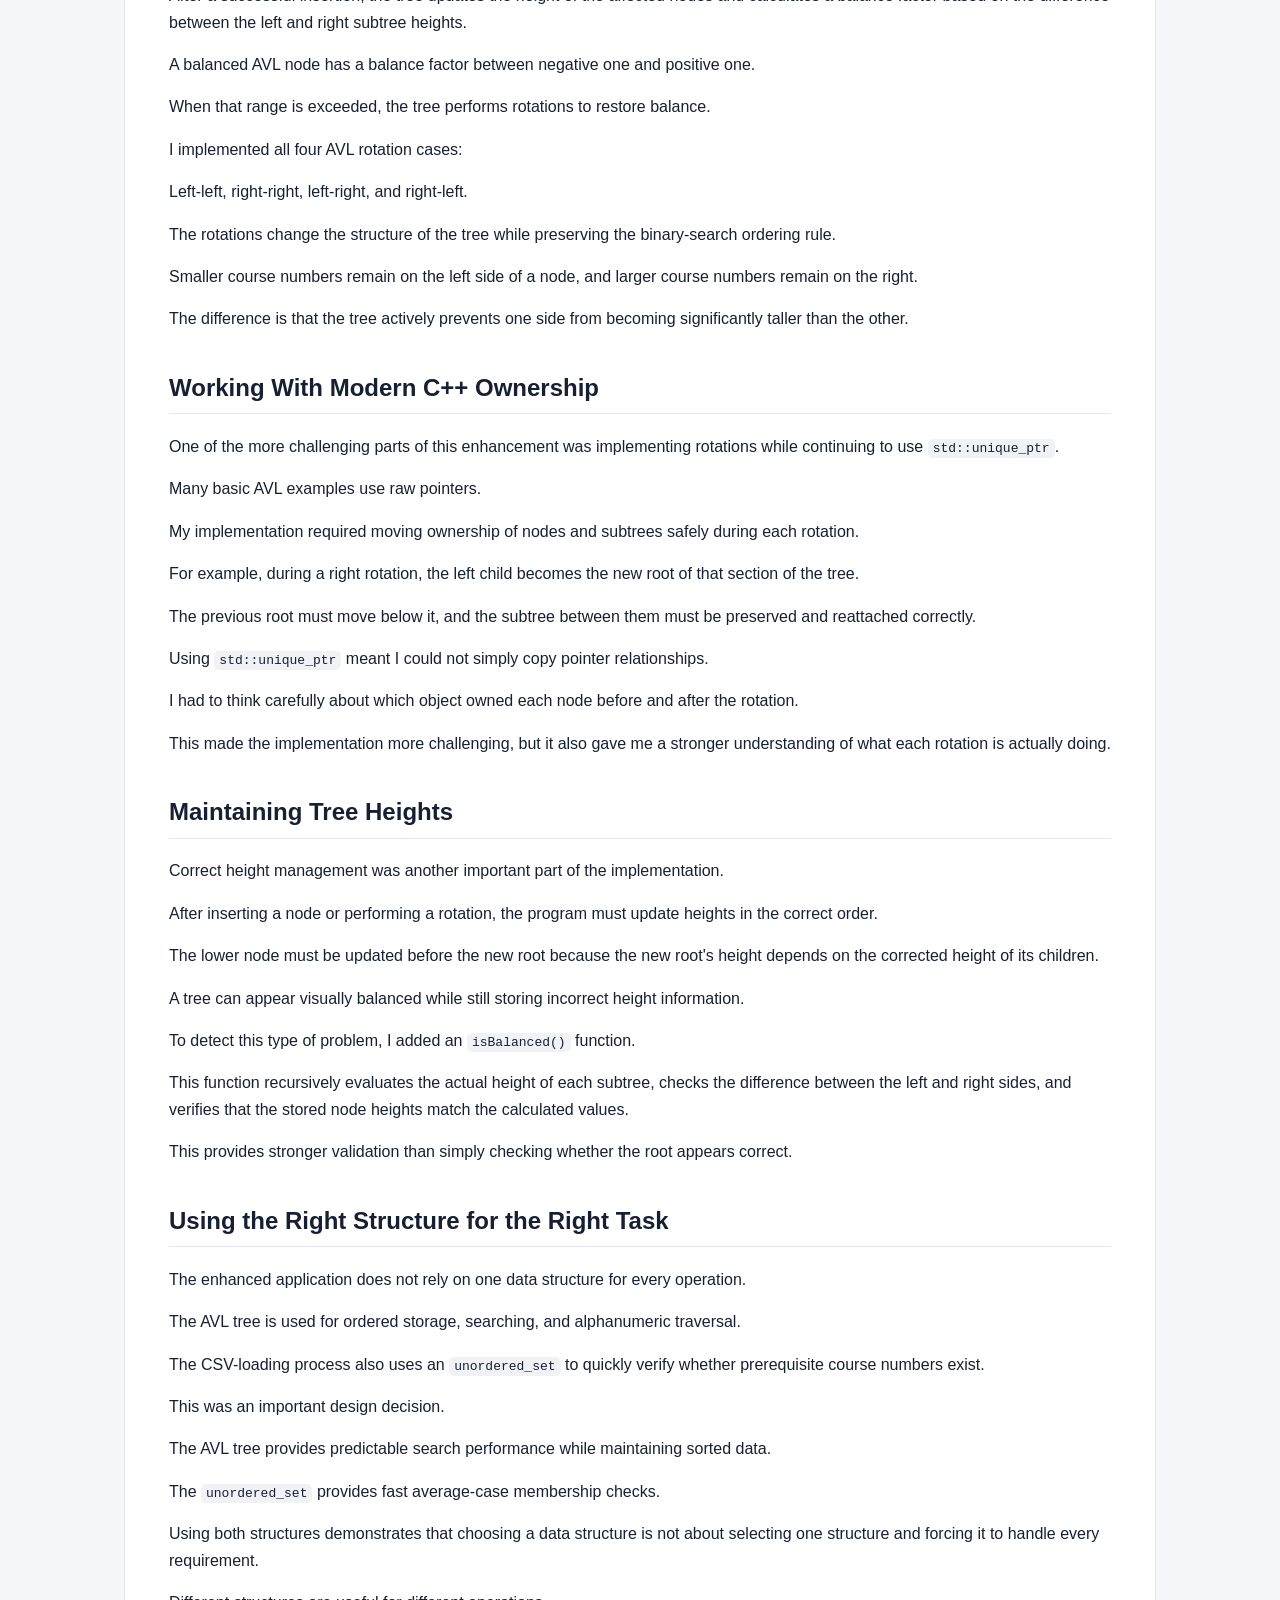
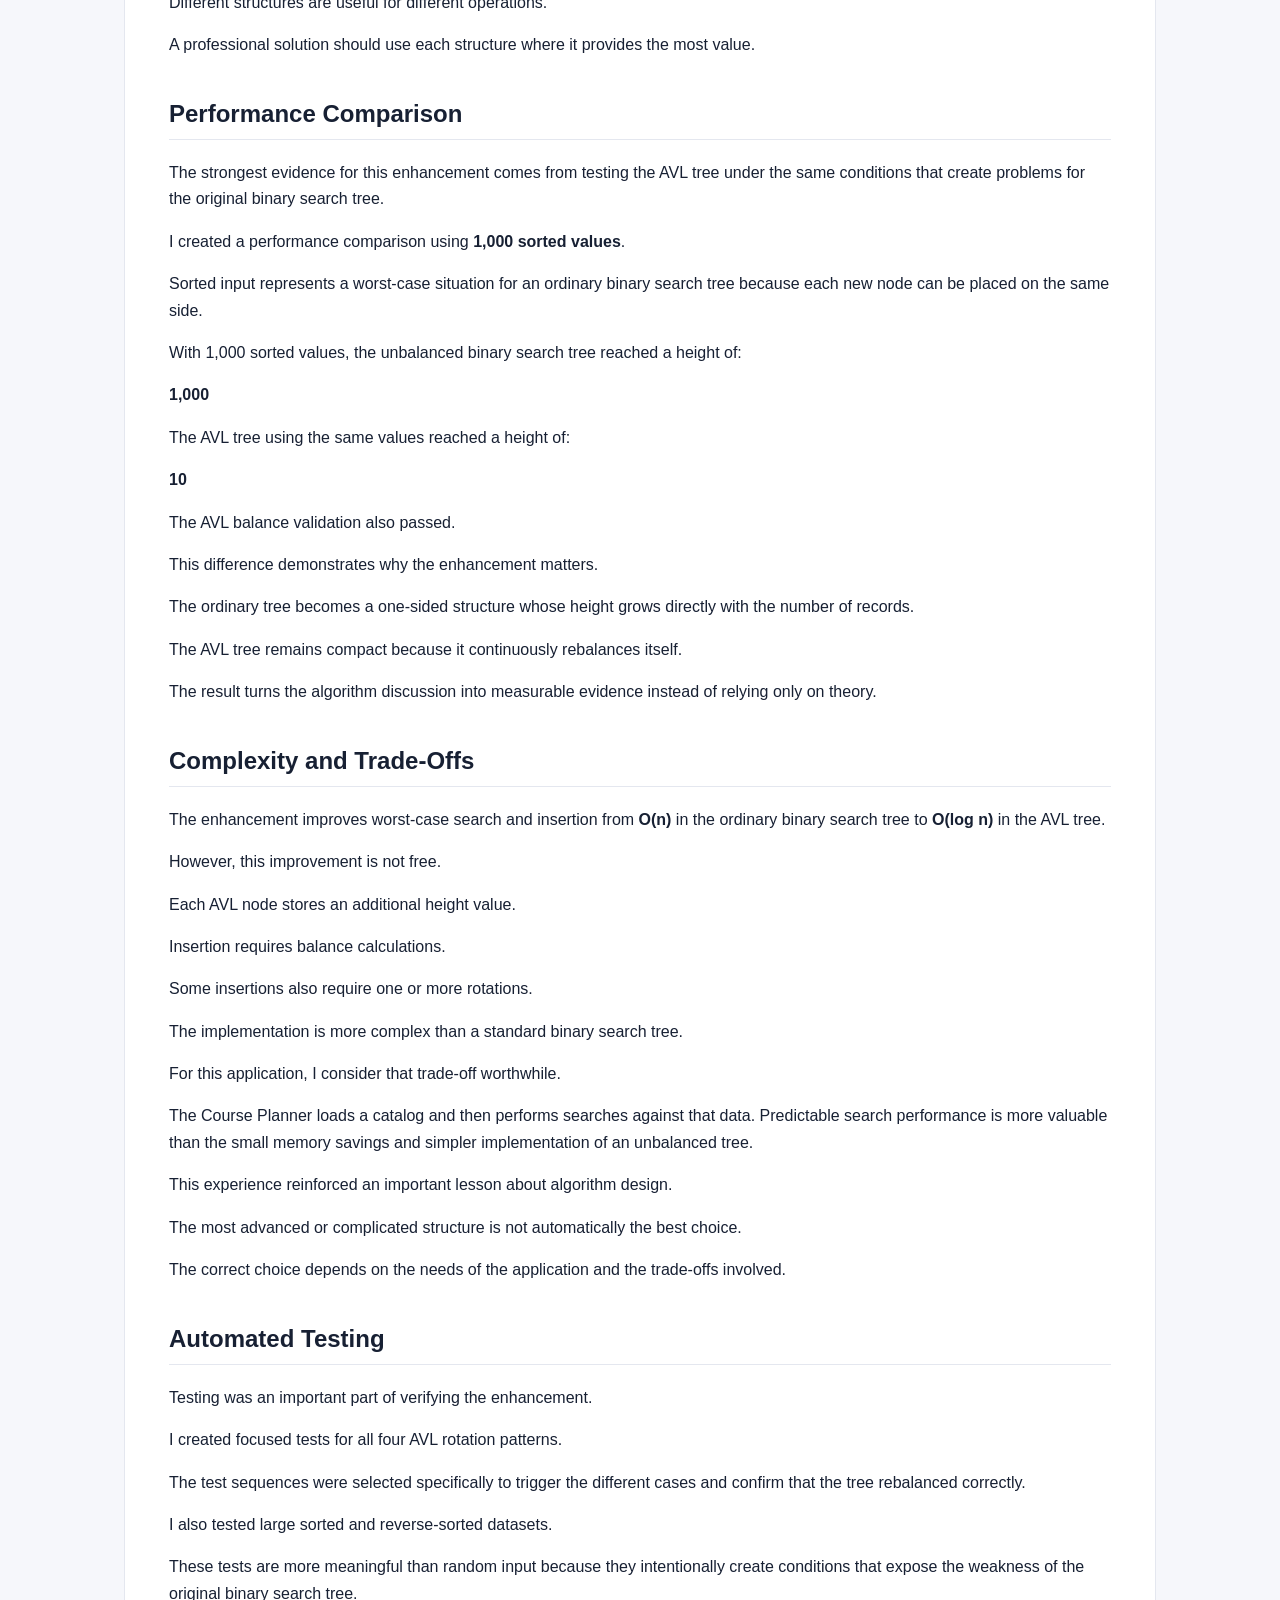
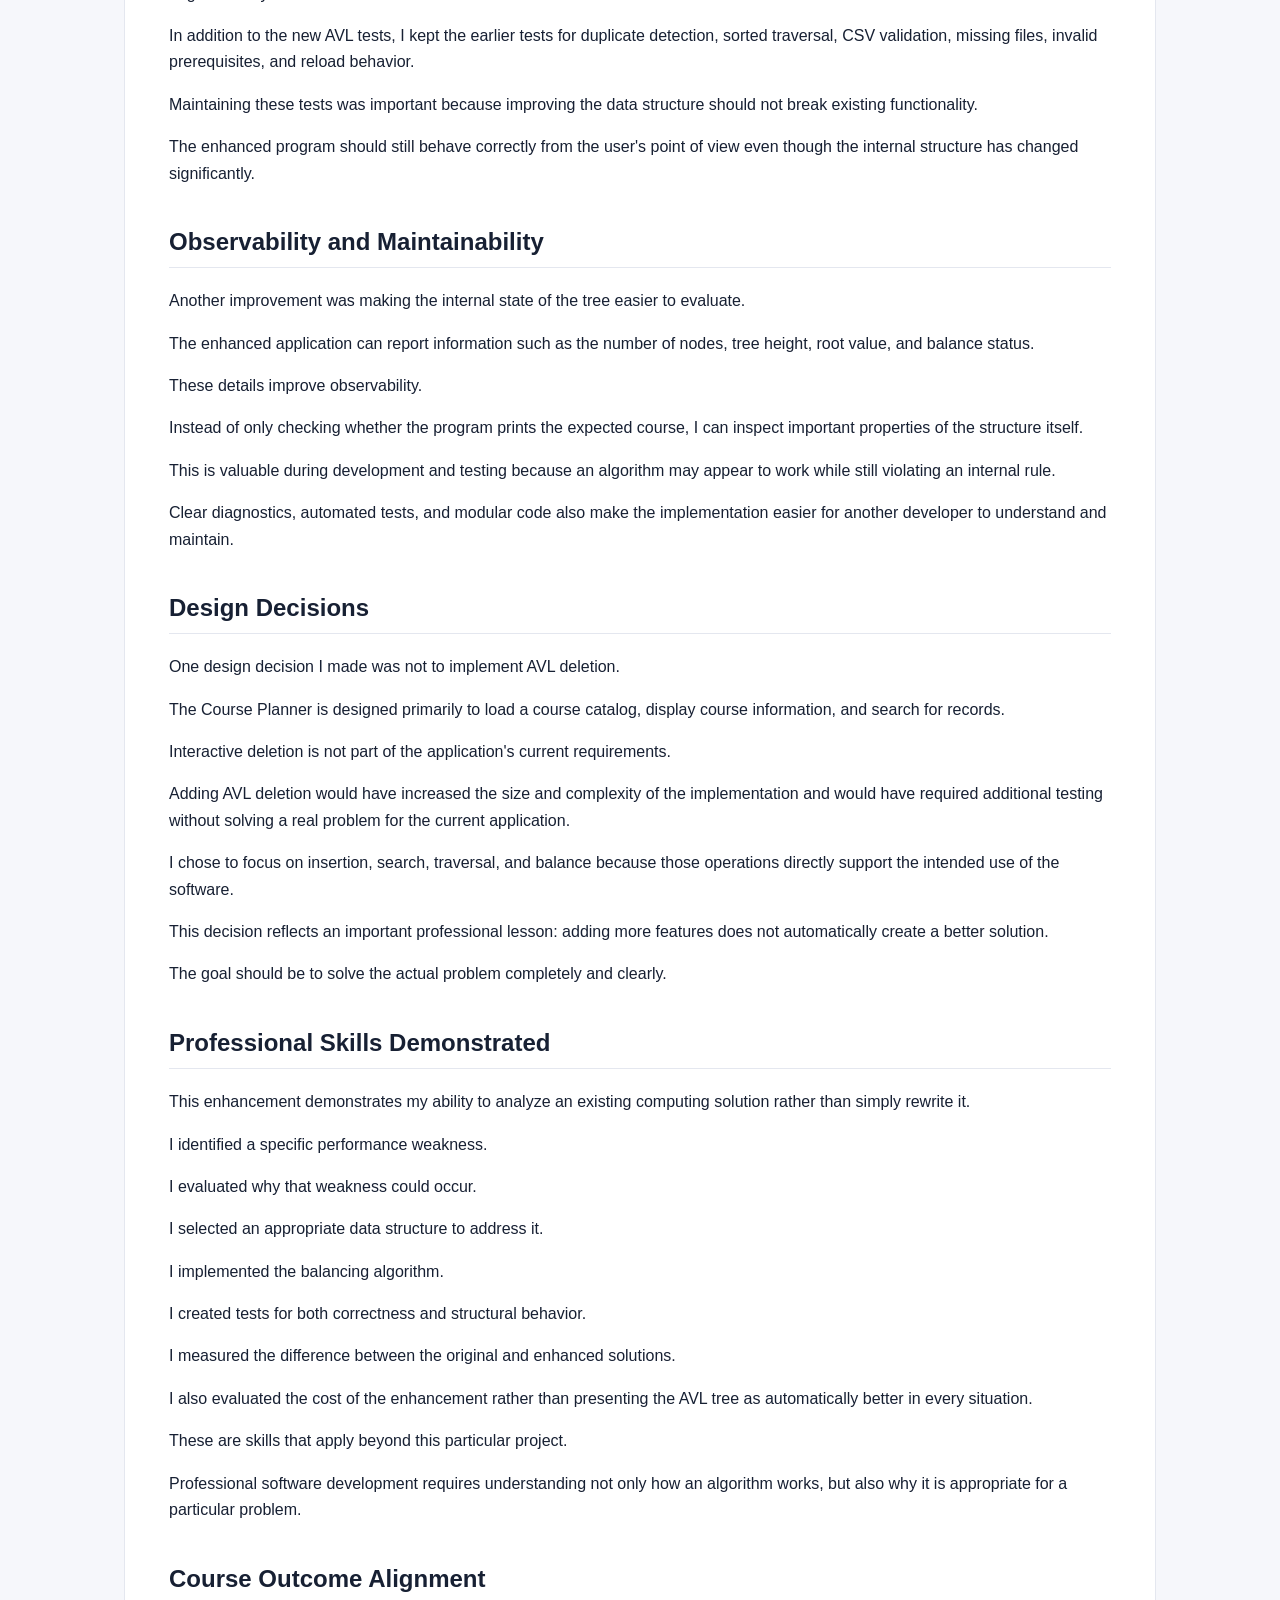
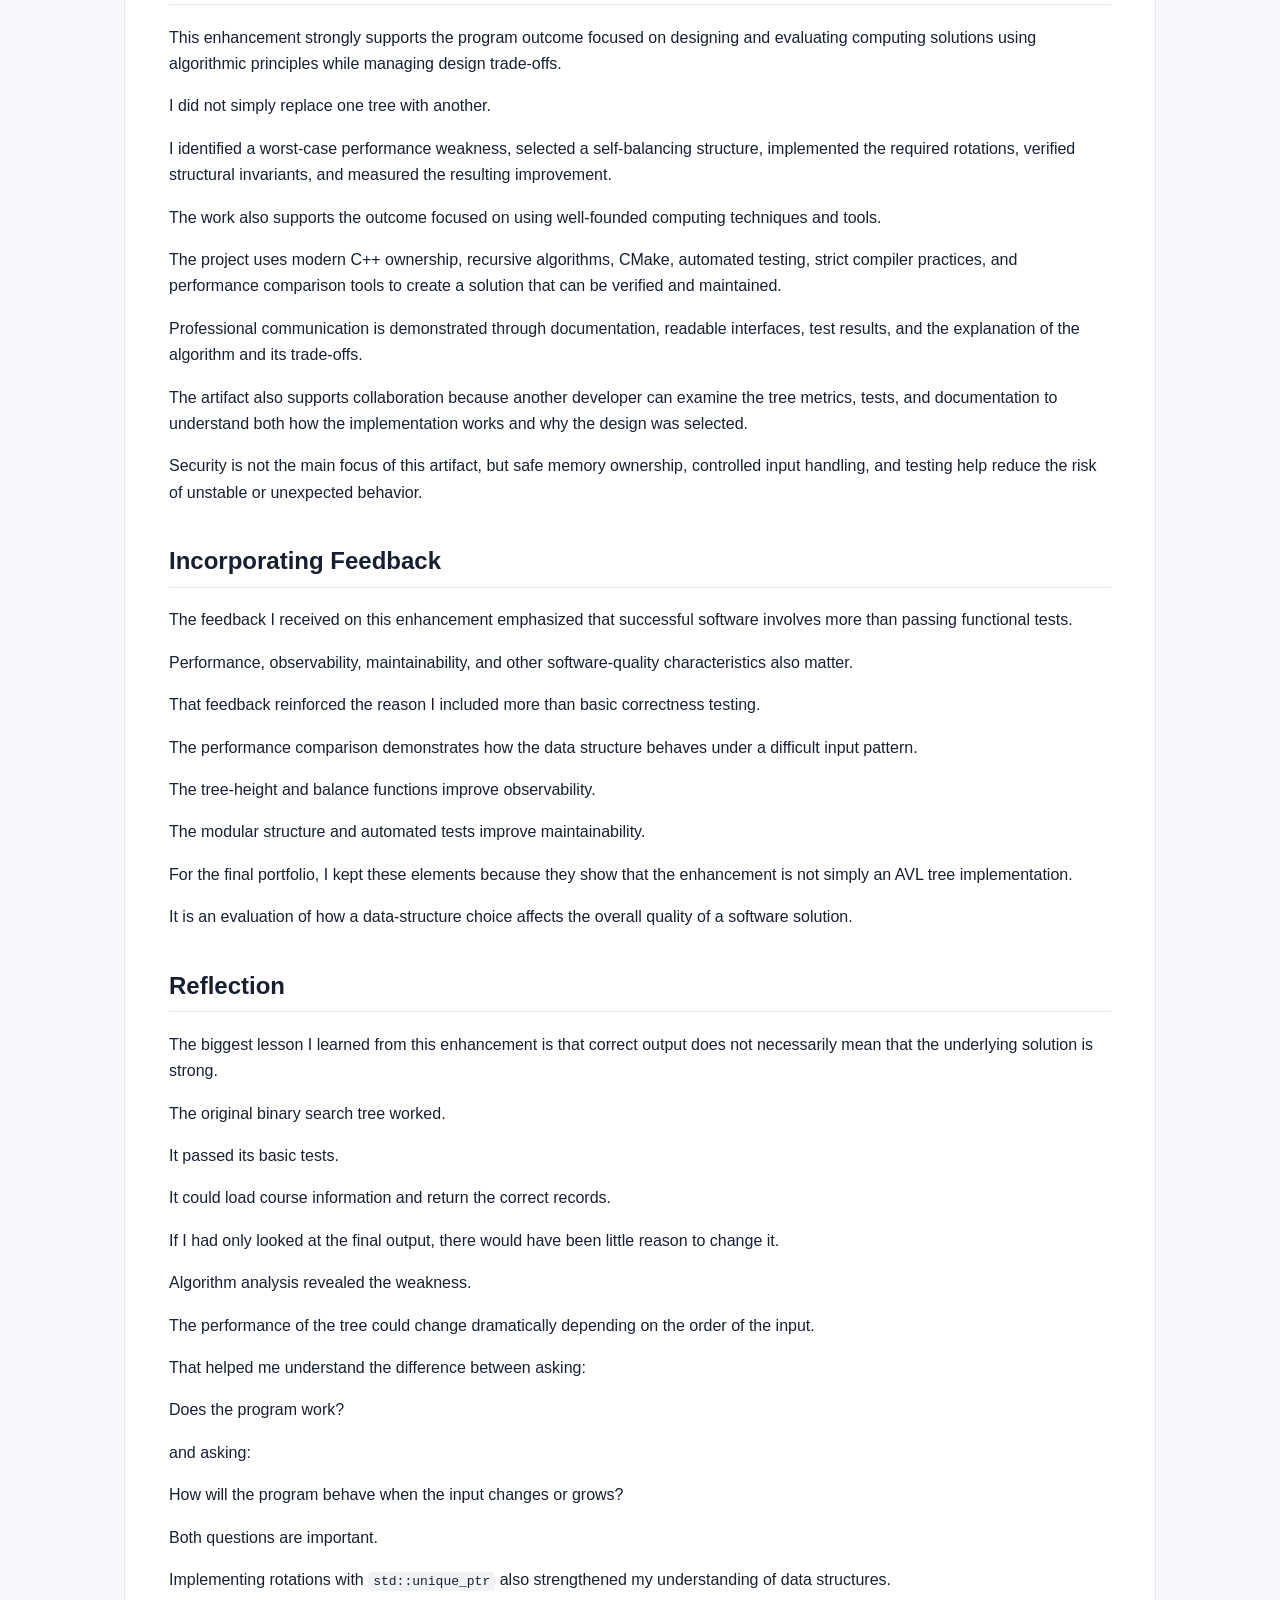
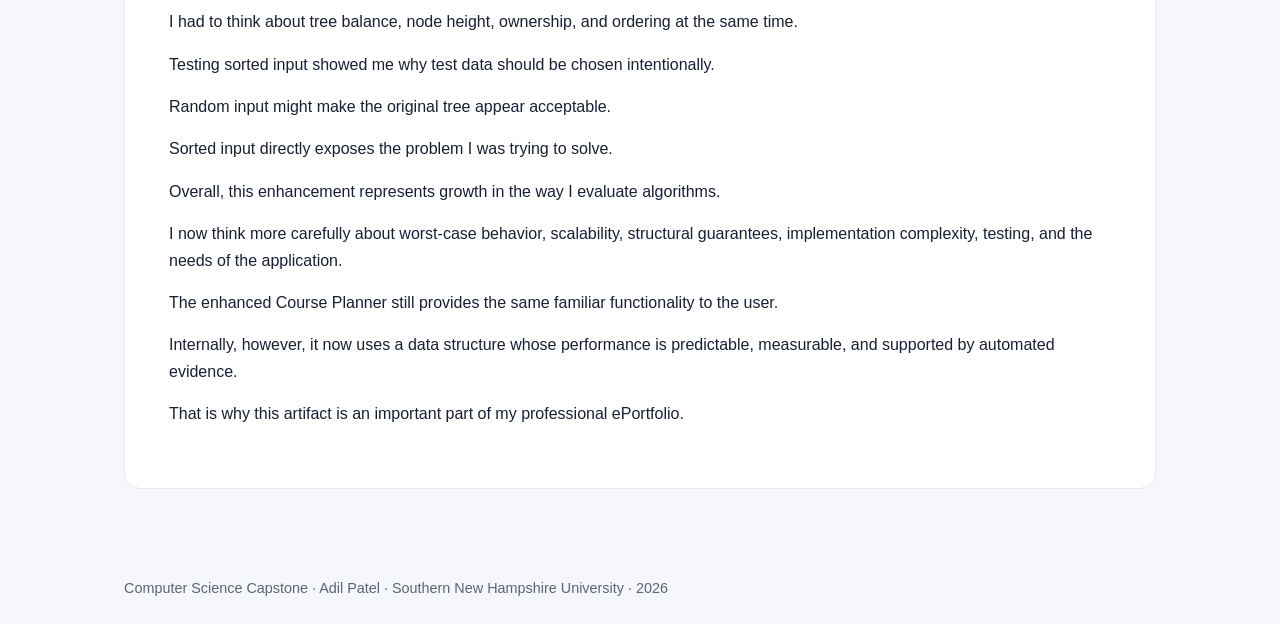
<file: algorithms-data-structures/narrative.html>
<!doctype html>
<html lang="en">
<head>
    <meta charset="utf-8">
    <meta name="viewport" content="width=device-width,initial-scale=1">
    <meta name="description" content="Narrative explaining the AVL-tree algorithm enhancement, performance trade-offs, testing, feedback, and reflection.">
    <title>Algorithms and Data Structures Narrative | Adil Patel</title>
    <link rel="stylesheet" href="../styles.css">
</head>
<body>
    <a class="skip-link" href="#main-content">Skip to main content</a>
    <header><nav class="nav" aria-label="Primary navigation"><div class="brand">Adil Patel · Computer Science ePortfolio</div><a href="../index.html">Home</a><a href="../self-assessment/index.html">Self-Assessment</a><a href="../code-review/index.html">Code Review</a><a href="../software-design-engineering/index.html">Software Design</a><a href="../algorithms-data-structures/index.html" aria-current="page">Algorithms</a><a href="../databases/index.html">Databases</a></nav></header>
    <main id="main-content" class="page-main"><article class="content"><h1 id="algorithms-and-data-structures-narrative">Algorithms and Data
Structures Narrative</h1>
<p><strong>Adil Patel</strong><br />
Computer Science Capstone</p>
<h2 id="artifact-description">Artifact Description</h2>
<p>The artifact I selected for this enhancement is the <strong>ABCU
Course Planner</strong>, a C++ application I originally developed in my
Data Structures and Algorithms coursework.</p>
<p>The application reads a course catalog from a CSV file and stores
information such as the course number, course name, and prerequisites. A
user can load the catalog, display all courses in alphanumeric order,
search for a specific course, and view its prerequisite information.</p>
<p>Before beginning this enhancement, I had already improved the
software design of the application by separating responsibilities into
smaller components, replacing raw owning pointers with
<code>std::unique_ptr</code>, improving input validation, and adding
automated tests.</p>
<p>For this enhancement, I focused specifically on the program's main
data structure.</p>
<p>The earlier version used a standard binary search tree. Although the
tree produced correct results, its performance depended heavily on the
order in which course records were inserted.</p>
<p>I replaced the ordinary binary search tree with a
<strong>self-balancing AVL tree</strong> to provide more predictable
search and insertion performance.</p>
<h2 id="why-i-selected-this-artifact">Why I Selected This Artifact</h2>
<p>I selected this artifact because it demonstrates an important
difference between a program that is functionally correct and one that
is designed to perform reliably under different conditions.</p>
<p>The original binary search tree correctly stored and searched course
records.</p>
<p>The problem was its shape.</p>
<p>A normal binary search tree does not automatically keep itself
balanced. If values are inserted in a favorable order, the tree may
remain reasonably balanced and provide good performance.</p>
<p>However, if course numbers are inserted in sorted or nearly sorted
order, each new node can be added to the same side of the tree.</p>
<p>The tree can then become a long chain rather than a balanced
structure.</p>
<p>In this worst-case situation, insertion and search can degrade to
<strong>O(n)</strong> performance.</p>
<p>This means that as the amount of data grows, the program may need to
examine many or even all nodes to find a record.</p>
<p>The application may still return the correct answer, but its
performance becomes dependent on the order of the input data.</p>
<p>That weakness made the project a strong choice for demonstrating
growth in algorithm analysis and data-structure selection.</p>
<h2 id="avl-tree-enhancement">AVL Tree Enhancement</h2>
<p>To address the weakness of the original structure, I implemented an
AVL tree.</p>
<p>An AVL tree is a binary search tree that automatically maintains its
balance.</p>
<p>Each node stores its current height.</p>
<p>After a successful insertion, the tree updates the height of the
affected nodes and calculates a balance factor based on the difference
between the left and right subtree heights.</p>
<p>A balanced AVL node has a balance factor between negative one and
positive one.</p>
<p>When that range is exceeded, the tree performs rotations to restore
balance.</p>
<p>I implemented all four AVL rotation cases:</p>
<p>Left-left, right-right, left-right, and right-left.</p>
<p>The rotations change the structure of the tree while preserving the
binary-search ordering rule.</p>
<p>Smaller course numbers remain on the left side of a node, and larger
course numbers remain on the right.</p>
<p>The difference is that the tree actively prevents one side from
becoming significantly taller than the other.</p>
<h2 id="working-with-modern-c-ownership">Working With Modern C++
Ownership</h2>
<p>One of the more challenging parts of this enhancement was
implementing rotations while continuing to use
<code>std::unique_ptr</code>.</p>
<p>Many basic AVL examples use raw pointers.</p>
<p>My implementation required moving ownership of nodes and subtrees
safely during each rotation.</p>
<p>For example, during a right rotation, the left child becomes the new
root of that section of the tree.</p>
<p>The previous root must move below it, and the subtree between them
must be preserved and reattached correctly.</p>
<p>Using <code>std::unique_ptr</code> meant I could not simply copy
pointer relationships.</p>
<p>I had to think carefully about which object owned each node before
and after the rotation.</p>
<p>This made the implementation more challenging, but it also gave me a
stronger understanding of what each rotation is actually doing.</p>
<h2 id="maintaining-tree-heights">Maintaining Tree Heights</h2>
<p>Correct height management was another important part of the
implementation.</p>
<p>After inserting a node or performing a rotation, the program must
update heights in the correct order.</p>
<p>The lower node must be updated before the new root because the new
root's height depends on the corrected height of its children.</p>
<p>A tree can appear visually balanced while still storing incorrect
height information.</p>
<p>To detect this type of problem, I added an <code>isBalanced()</code>
function.</p>
<p>This function recursively evaluates the actual height of each
subtree, checks the difference between the left and right sides, and
verifies that the stored node heights match the calculated values.</p>
<p>This provides stronger validation than simply checking whether the
root appears correct.</p>
<h2 id="using-the-right-structure-for-the-right-task">Using the Right
Structure for the Right Task</h2>
<p>The enhanced application does not rely on one data structure for
every operation.</p>
<p>The AVL tree is used for ordered storage, searching, and alphanumeric
traversal.</p>
<p>The CSV-loading process also uses an <code>unordered_set</code> to
quickly verify whether prerequisite course numbers exist.</p>
<p>This was an important design decision.</p>
<p>The AVL tree provides predictable search performance while
maintaining sorted data.</p>
<p>The <code>unordered_set</code> provides fast average-case membership
checks.</p>
<p>Using both structures demonstrates that choosing a data structure is
not about selecting one structure and forcing it to handle every
requirement.</p>
<p>Different structures are useful for different operations.</p>
<p>A professional solution should use each structure where it provides
the most value.</p>
<h2 id="performance-comparison">Performance Comparison</h2>
<p>The strongest evidence for this enhancement comes from testing the
AVL tree under the same conditions that create problems for the original
binary search tree.</p>
<p>I created a performance comparison using <strong>1,000 sorted
values</strong>.</p>
<p>Sorted input represents a worst-case situation for an ordinary binary
search tree because each new node can be placed on the same side.</p>
<p>With 1,000 sorted values, the unbalanced binary search tree reached a
height of:</p>
<p><strong>1,000</strong></p>
<p>The AVL tree using the same values reached a height of:</p>
<p><strong>10</strong></p>
<p>The AVL balance validation also passed.</p>
<p>This difference demonstrates why the enhancement matters.</p>
<p>The ordinary tree becomes a one-sided structure whose height grows
directly with the number of records.</p>
<p>The AVL tree remains compact because it continuously rebalances
itself.</p>
<p>The result turns the algorithm discussion into measurable evidence
instead of relying only on theory.</p>
<h2 id="complexity-and-trade-offs">Complexity and Trade-Offs</h2>
<p>The enhancement improves worst-case search and insertion from
<strong>O(n)</strong> in the ordinary binary search tree to
<strong>O(log n)</strong> in the AVL tree.</p>
<p>However, this improvement is not free.</p>
<p>Each AVL node stores an additional height value.</p>
<p>Insertion requires balance calculations.</p>
<p>Some insertions also require one or more rotations.</p>
<p>The implementation is more complex than a standard binary search
tree.</p>
<p>For this application, I consider that trade-off worthwhile.</p>
<p>The Course Planner loads a catalog and then performs searches against
that data. Predictable search performance is more valuable than the
small memory savings and simpler implementation of an unbalanced
tree.</p>
<p>This experience reinforced an important lesson about algorithm
design.</p>
<p>The most advanced or complicated structure is not automatically the
best choice.</p>
<p>The correct choice depends on the needs of the application and the
trade-offs involved.</p>
<h2 id="automated-testing">Automated Testing</h2>
<p>Testing was an important part of verifying the enhancement.</p>
<p>I created focused tests for all four AVL rotation patterns.</p>
<p>The test sequences were selected specifically to trigger the
different cases and confirm that the tree rebalanced correctly.</p>
<p>I also tested large sorted and reverse-sorted datasets.</p>
<p>These tests are more meaningful than random input because they
intentionally create conditions that expose the weakness of the original
binary search tree.</p>
<p>In addition to the new AVL tests, I kept the earlier tests for
duplicate detection, sorted traversal, CSV validation, missing files,
invalid prerequisites, and reload behavior.</p>
<p>Maintaining these tests was important because improving the data
structure should not break existing functionality.</p>
<p>The enhanced program should still behave correctly from the user's
point of view even though the internal structure has changed
significantly.</p>
<h2 id="observability-and-maintainability">Observability and
Maintainability</h2>
<p>Another improvement was making the internal state of the tree easier
to evaluate.</p>
<p>The enhanced application can report information such as the number of
nodes, tree height, root value, and balance status.</p>
<p>These details improve observability.</p>
<p>Instead of only checking whether the program prints the expected
course, I can inspect important properties of the structure itself.</p>
<p>This is valuable during development and testing because an algorithm
may appear to work while still violating an internal rule.</p>
<p>Clear diagnostics, automated tests, and modular code also make the
implementation easier for another developer to understand and
maintain.</p>
<h2 id="design-decisions">Design Decisions</h2>
<p>One design decision I made was not to implement AVL deletion.</p>
<p>The Course Planner is designed primarily to load a course catalog,
display course information, and search for records.</p>
<p>Interactive deletion is not part of the application's current
requirements.</p>
<p>Adding AVL deletion would have increased the size and complexity of
the implementation and would have required additional testing without
solving a real problem for the current application.</p>
<p>I chose to focus on insertion, search, traversal, and balance because
those operations directly support the intended use of the software.</p>
<p>This decision reflects an important professional lesson: adding more
features does not automatically create a better solution.</p>
<p>The goal should be to solve the actual problem completely and
clearly.</p>
<h2 id="professional-skills-demonstrated">Professional Skills
Demonstrated</h2>
<p>This enhancement demonstrates my ability to analyze an existing
computing solution rather than simply rewrite it.</p>
<p>I identified a specific performance weakness.</p>
<p>I evaluated why that weakness could occur.</p>
<p>I selected an appropriate data structure to address it.</p>
<p>I implemented the balancing algorithm.</p>
<p>I created tests for both correctness and structural behavior.</p>
<p>I measured the difference between the original and enhanced
solutions.</p>
<p>I also evaluated the cost of the enhancement rather than presenting
the AVL tree as automatically better in every situation.</p>
<p>These are skills that apply beyond this particular project.</p>
<p>Professional software development requires understanding not only how
an algorithm works, but also why it is appropriate for a particular
problem.</p>
<h2 id="course-outcome-alignment">Course Outcome Alignment</h2>
<p>This enhancement strongly supports the program outcome focused on
designing and evaluating computing solutions using algorithmic
principles while managing design trade-offs.</p>
<p>I did not simply replace one tree with another.</p>
<p>I identified a worst-case performance weakness, selected a
self-balancing structure, implemented the required rotations, verified
structural invariants, and measured the resulting improvement.</p>
<p>The work also supports the outcome focused on using well-founded
computing techniques and tools.</p>
<p>The project uses modern C++ ownership, recursive algorithms, CMake,
automated testing, strict compiler practices, and performance comparison
tools to create a solution that can be verified and maintained.</p>
<p>Professional communication is demonstrated through documentation,
readable interfaces, test results, and the explanation of the algorithm
and its trade-offs.</p>
<p>The artifact also supports collaboration because another developer
can examine the tree metrics, tests, and documentation to understand
both how the implementation works and why the design was selected.</p>
<p>Security is not the main focus of this artifact, but safe memory
ownership, controlled input handling, and testing help reduce the risk
of unstable or unexpected behavior.</p>
<h2 id="incorporating-feedback">Incorporating Feedback</h2>
<p>The feedback I received on this enhancement emphasized that
successful software involves more than passing functional tests.</p>
<p>Performance, observability, maintainability, and other
software-quality characteristics also matter.</p>
<p>That feedback reinforced the reason I included more than basic
correctness testing.</p>
<p>The performance comparison demonstrates how the data structure
behaves under a difficult input pattern.</p>
<p>The tree-height and balance functions improve observability.</p>
<p>The modular structure and automated tests improve
maintainability.</p>
<p>For the final portfolio, I kept these elements because they show that
the enhancement is not simply an AVL tree implementation.</p>
<p>It is an evaluation of how a data-structure choice affects the
overall quality of a software solution.</p>
<h2 id="reflection">Reflection</h2>
<p>The biggest lesson I learned from this enhancement is that correct
output does not necessarily mean that the underlying solution is
strong.</p>
<p>The original binary search tree worked.</p>
<p>It passed its basic tests.</p>
<p>It could load course information and return the correct records.</p>
<p>If I had only looked at the final output, there would have been
little reason to change it.</p>
<p>Algorithm analysis revealed the weakness.</p>
<p>The performance of the tree could change dramatically depending on
the order of the input.</p>
<p>That helped me understand the difference between asking:</p>
<p>Does the program work?</p>
<p>and asking:</p>
<p>How will the program behave when the input changes or grows?</p>
<p>Both questions are important.</p>
<p>Implementing rotations with <code>std::unique_ptr</code> also
strengthened my understanding of data structures.</p>
<p>I had to think about tree balance, node height, ownership, and
ordering at the same time.</p>
<p>Testing sorted input showed me why test data should be chosen
intentionally.</p>
<p>Random input might make the original tree appear acceptable.</p>
<p>Sorted input directly exposes the problem I was trying to solve.</p>
<p>Overall, this enhancement represents growth in the way I evaluate
algorithms.</p>
<p>I now think more carefully about worst-case behavior, scalability,
structural guarantees, implementation complexity, testing, and the needs
of the application.</p>
<p>The enhanced Course Planner still provides the same familiar
functionality to the user.</p>
<p>Internally, however, it now uses a data structure whose performance
is predictable, measurable, and supported by automated evidence.</p>
<p>That is why this artifact is an important part of my professional
ePortfolio.</p></article></main>
    <footer>Computer Science Capstone · Adil Patel · Southern New Hampshire University · 2026</footer>
</body>
</html>
</file>
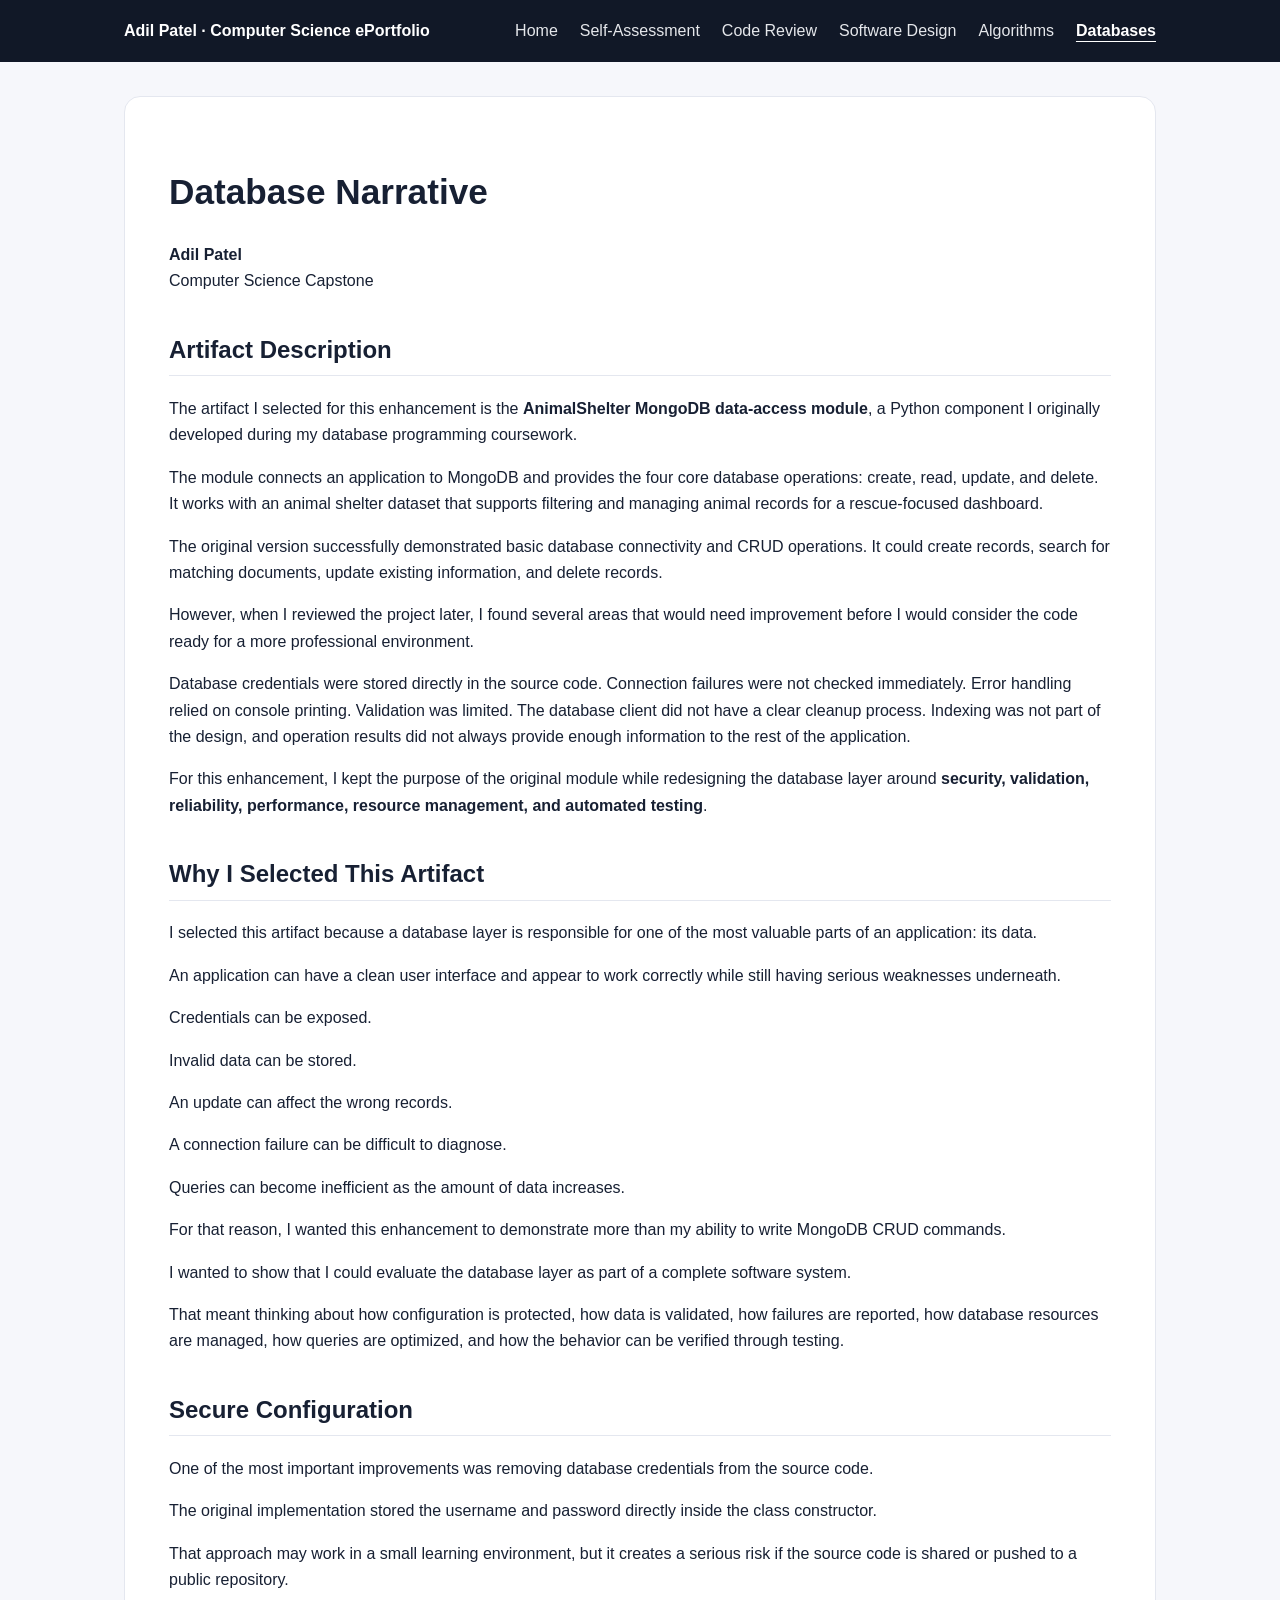
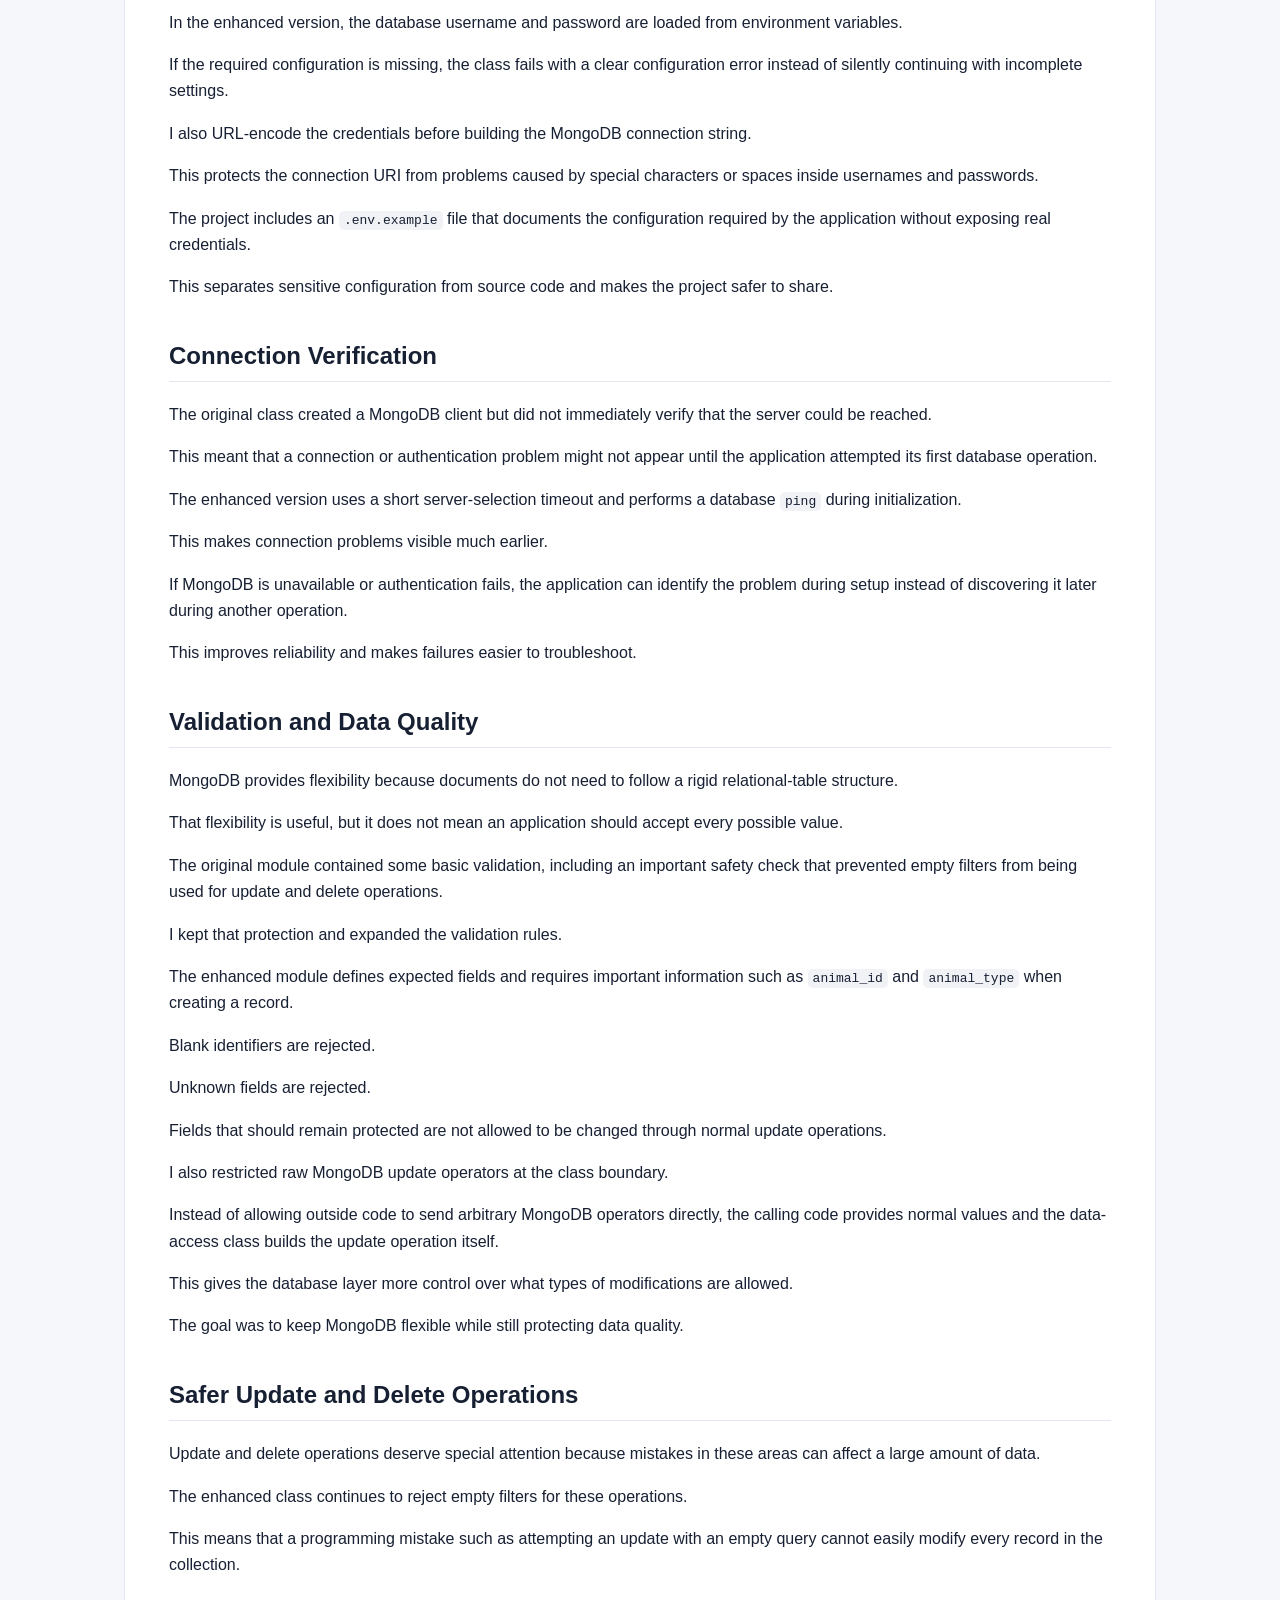
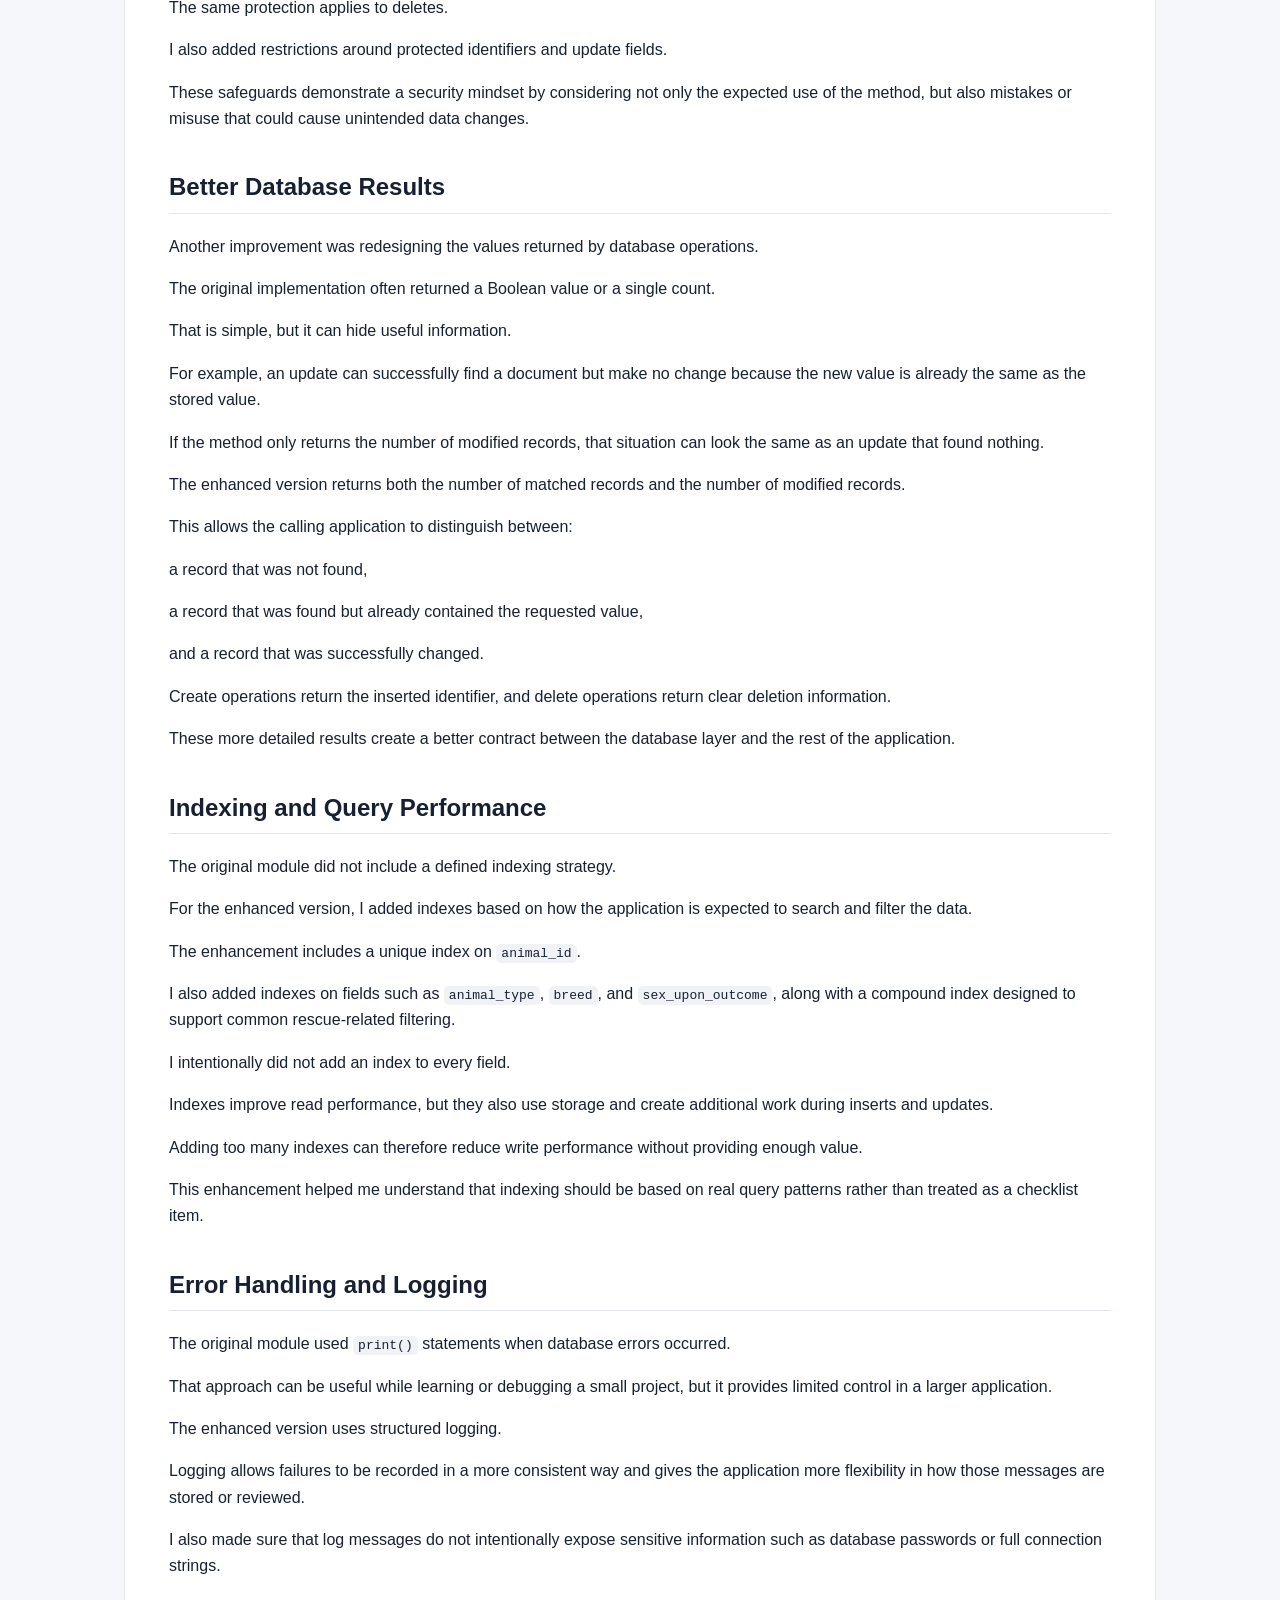
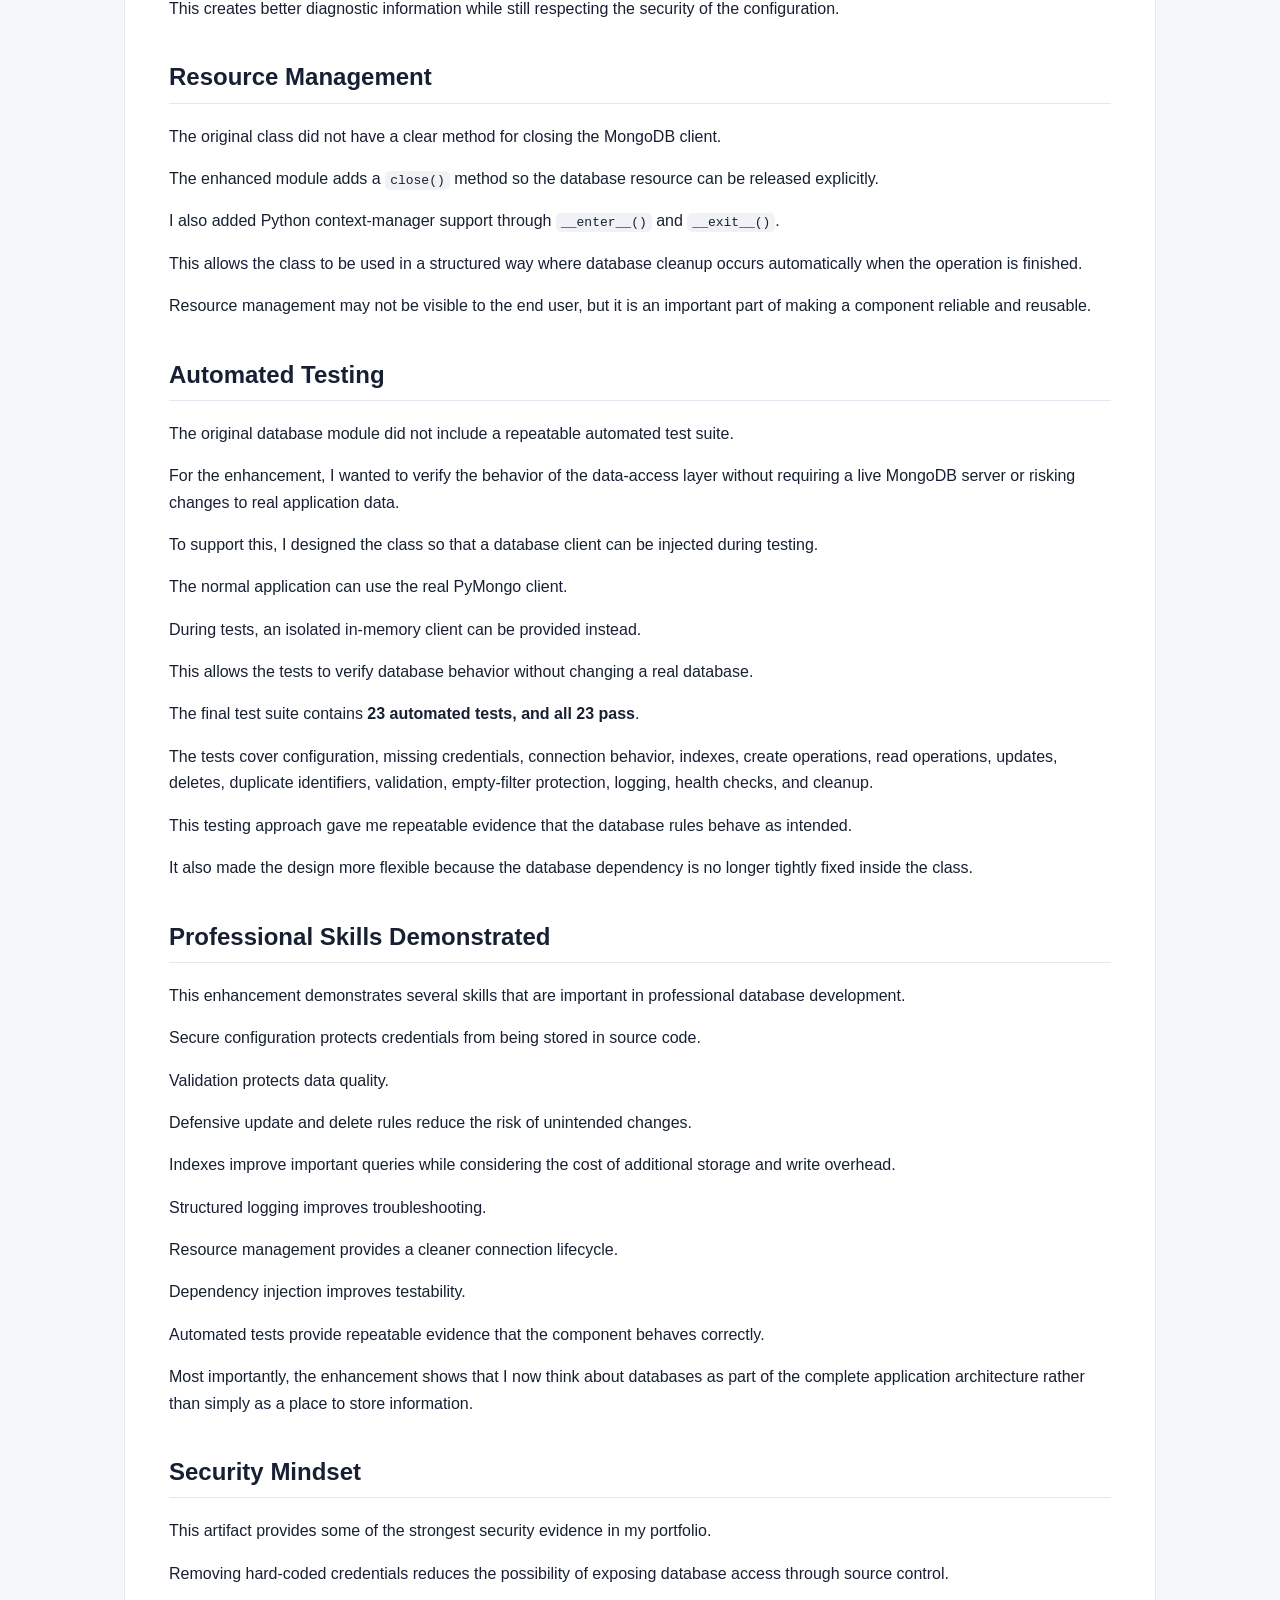
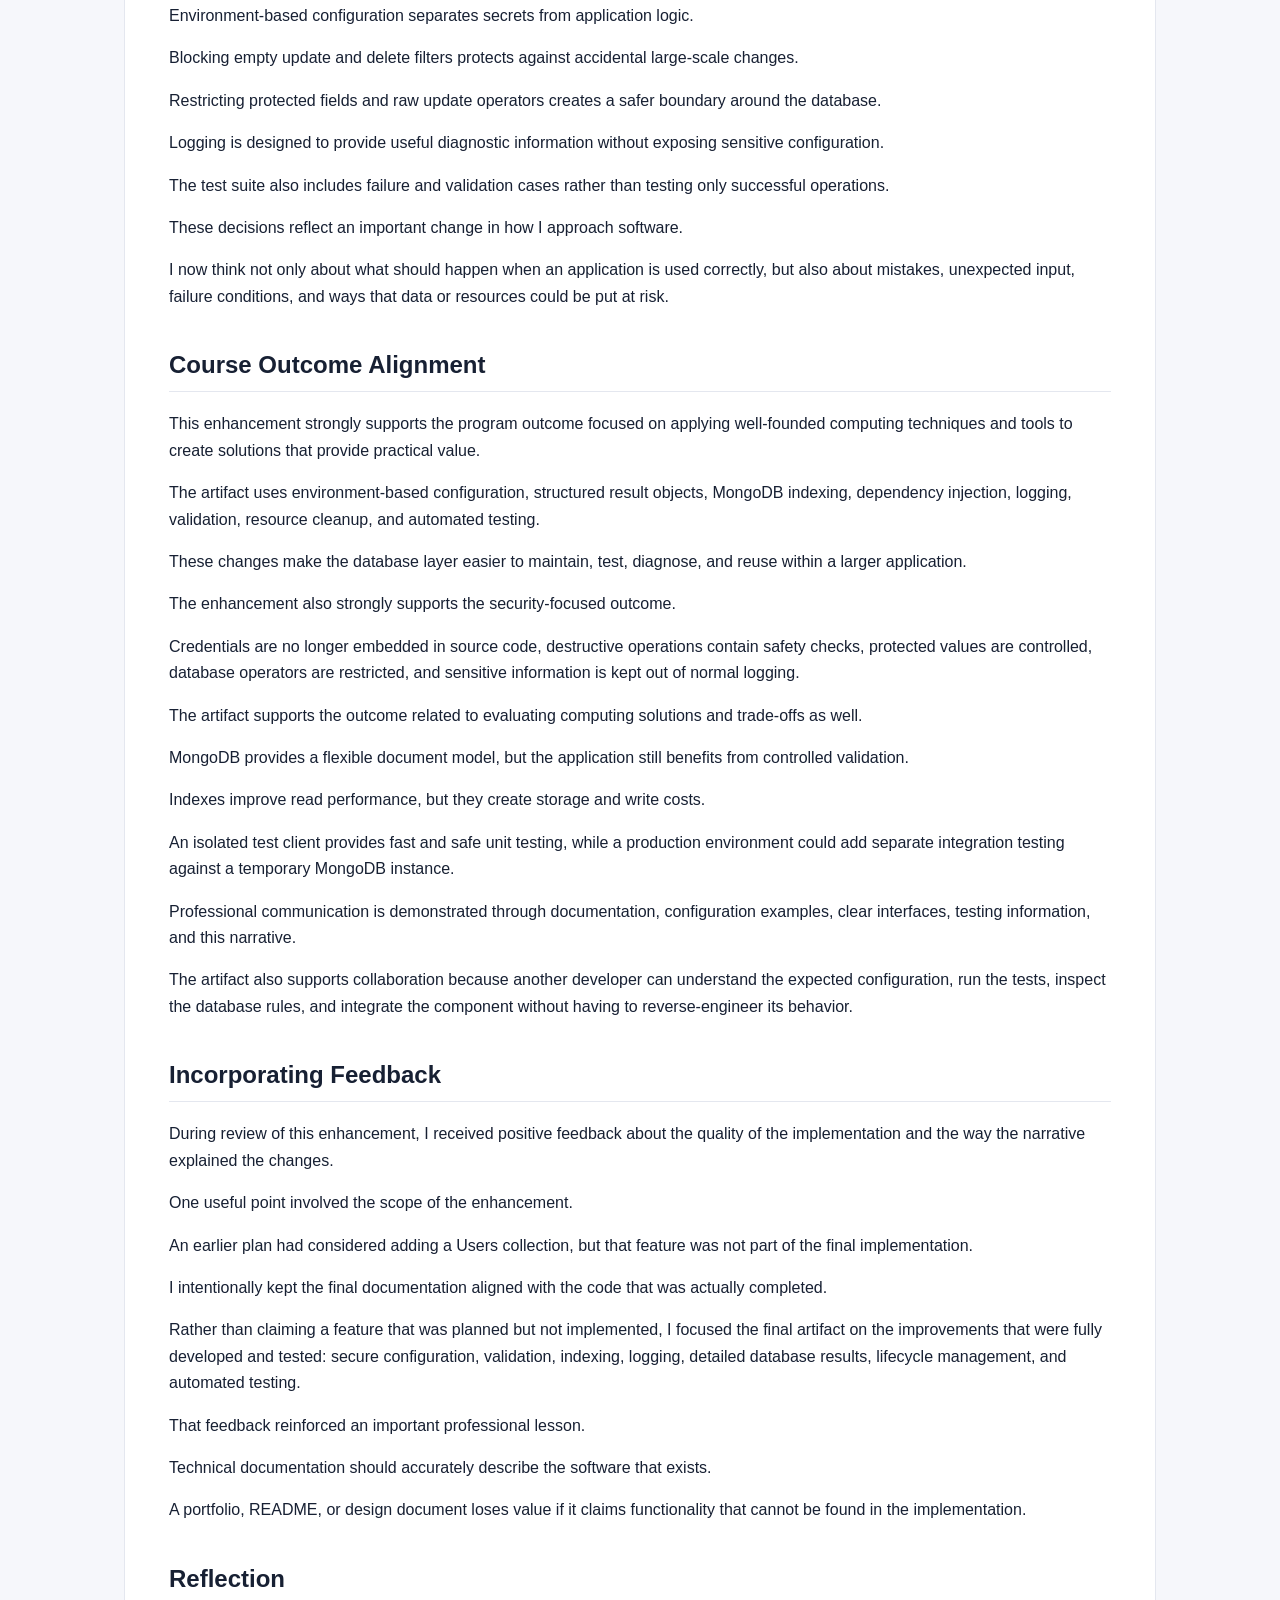
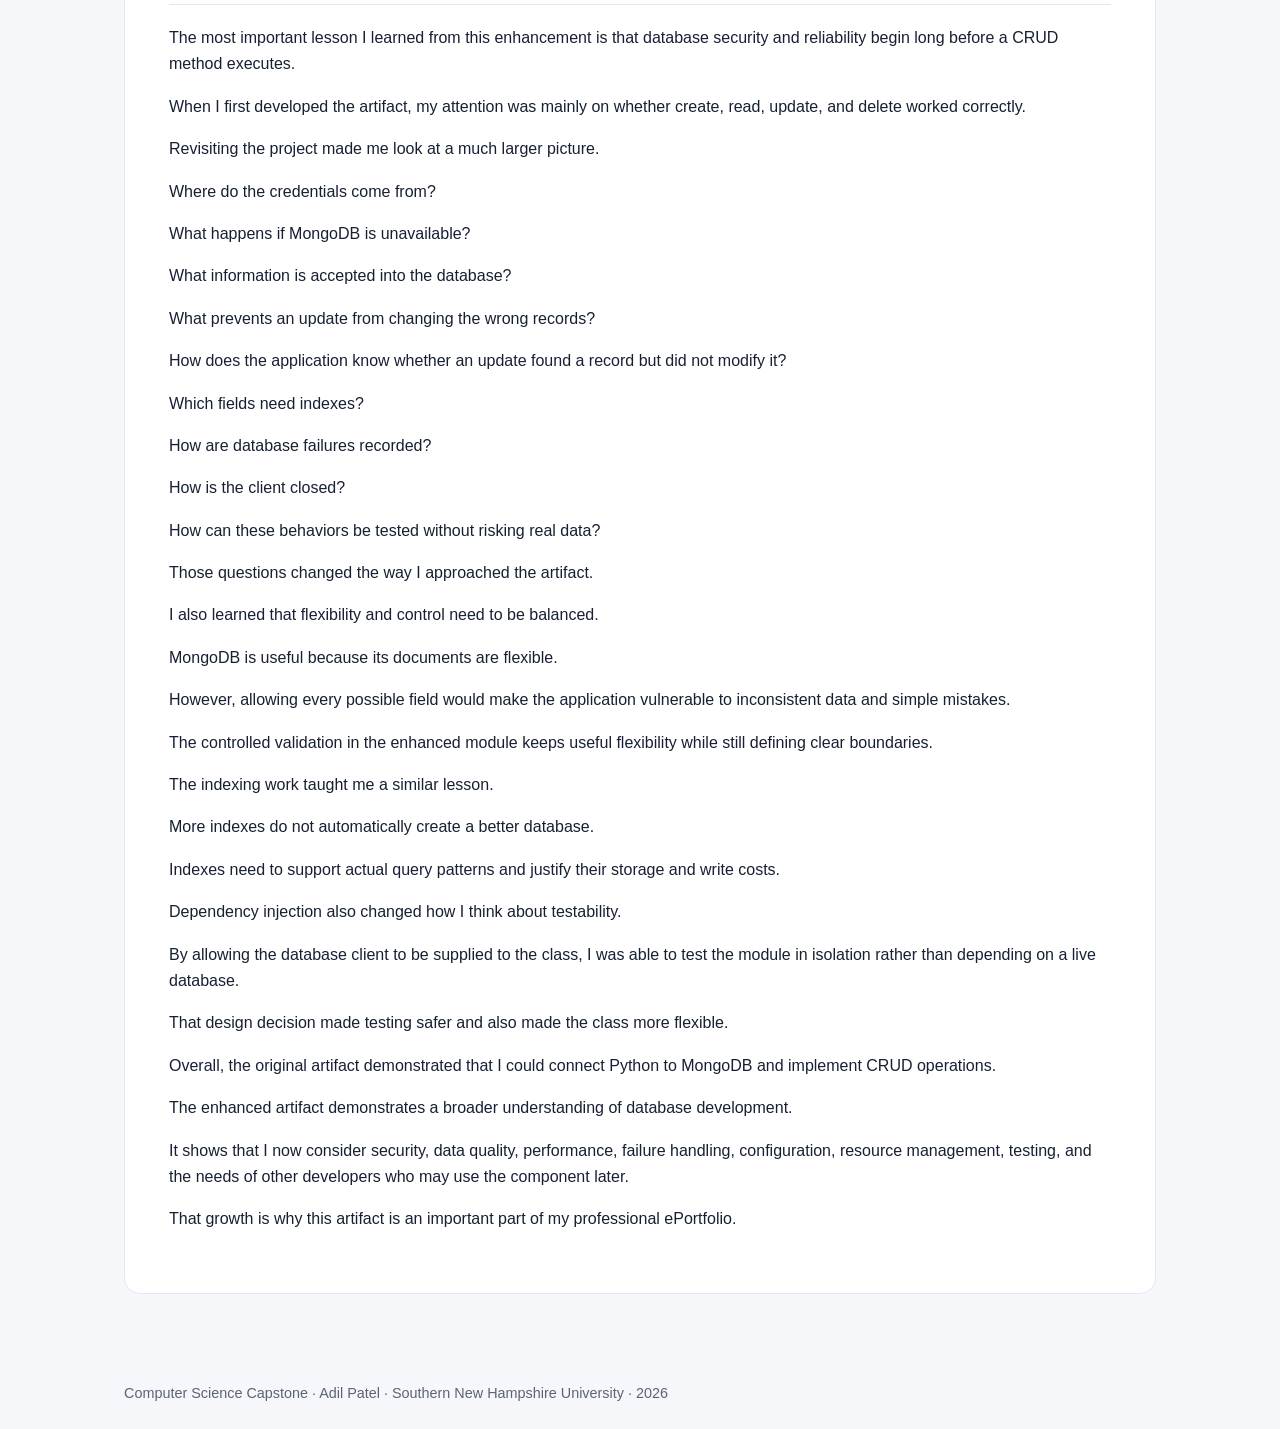
<file: databases/narrative.html>
<!doctype html>
<html lang="en">
<head>
    <meta charset="utf-8">
    <meta name="viewport" content="width=device-width,initial-scale=1">
    <meta name="description" content="Narrative explaining the MongoDB database enhancement, security, validation, indexing, testing, feedback, and reflection.">
    <title>Database Narrative | Adil Patel</title>
    <link rel="stylesheet" href="../styles.css">
</head>
<body>
    <a class="skip-link" href="#main-content">Skip to main content</a>
    <header><nav class="nav" aria-label="Primary navigation"><div class="brand">Adil Patel · Computer Science ePortfolio</div><a href="../index.html">Home</a><a href="../self-assessment/index.html">Self-Assessment</a><a href="../code-review/index.html">Code Review</a><a href="../software-design-engineering/index.html">Software Design</a><a href="../algorithms-data-structures/index.html">Algorithms</a><a href="../databases/index.html" aria-current="page">Databases</a></nav></header>
    <main id="main-content" class="page-main"><article class="content"><h1 id="database-narrative">Database Narrative</h1>
<p><strong>Adil Patel</strong><br />
Computer Science Capstone</p>
<h2 id="artifact-description">Artifact Description</h2>
<p>The artifact I selected for this enhancement is the
<strong>AnimalShelter MongoDB data-access module</strong>, a Python
component I originally developed during my database programming
coursework.</p>
<p>The module connects an application to MongoDB and provides the four
core database operations: create, read, update, and delete. It works
with an animal shelter dataset that supports filtering and managing
animal records for a rescue-focused dashboard.</p>
<p>The original version successfully demonstrated basic database
connectivity and CRUD operations. It could create records, search for
matching documents, update existing information, and delete records.</p>
<p>However, when I reviewed the project later, I found several areas
that would need improvement before I would consider the code ready for a
more professional environment.</p>
<p>Database credentials were stored directly in the source code.
Connection failures were not checked immediately. Error handling relied
on console printing. Validation was limited. The database client did not
have a clear cleanup process. Indexing was not part of the design, and
operation results did not always provide enough information to the rest
of the application.</p>
<p>For this enhancement, I kept the purpose of the original module while
redesigning the database layer around <strong>security, validation,
reliability, performance, resource management, and automated
testing</strong>.</p>
<h2 id="why-i-selected-this-artifact">Why I Selected This Artifact</h2>
<p>I selected this artifact because a database layer is responsible for
one of the most valuable parts of an application: its data.</p>
<p>An application can have a clean user interface and appear to work
correctly while still having serious weaknesses underneath.</p>
<p>Credentials can be exposed.</p>
<p>Invalid data can be stored.</p>
<p>An update can affect the wrong records.</p>
<p>A connection failure can be difficult to diagnose.</p>
<p>Queries can become inefficient as the amount of data increases.</p>
<p>For that reason, I wanted this enhancement to demonstrate more than
my ability to write MongoDB CRUD commands.</p>
<p>I wanted to show that I could evaluate the database layer as part of
a complete software system.</p>
<p>That meant thinking about how configuration is protected, how data is
validated, how failures are reported, how database resources are
managed, how queries are optimized, and how the behavior can be verified
through testing.</p>
<h2 id="secure-configuration">Secure Configuration</h2>
<p>One of the most important improvements was removing database
credentials from the source code.</p>
<p>The original implementation stored the username and password directly
inside the class constructor.</p>
<p>That approach may work in a small learning environment, but it
creates a serious risk if the source code is shared or pushed to a
public repository.</p>
<p>In the enhanced version, the database username and password are
loaded from environment variables.</p>
<p>If the required configuration is missing, the class fails with a
clear configuration error instead of silently continuing with incomplete
settings.</p>
<p>I also URL-encode the credentials before building the MongoDB
connection string.</p>
<p>This protects the connection URI from problems caused by special
characters or spaces inside usernames and passwords.</p>
<p>The project includes an <code>.env.example</code> file that documents
the configuration required by the application without exposing real
credentials.</p>
<p>This separates sensitive configuration from source code and makes the
project safer to share.</p>
<h2 id="connection-verification">Connection Verification</h2>
<p>The original class created a MongoDB client but did not immediately
verify that the server could be reached.</p>
<p>This meant that a connection or authentication problem might not
appear until the application attempted its first database operation.</p>
<p>The enhanced version uses a short server-selection timeout and
performs a database <code>ping</code> during initialization.</p>
<p>This makes connection problems visible much earlier.</p>
<p>If MongoDB is unavailable or authentication fails, the application
can identify the problem during setup instead of discovering it later
during another operation.</p>
<p>This improves reliability and makes failures easier to
troubleshoot.</p>
<h2 id="validation-and-data-quality">Validation and Data Quality</h2>
<p>MongoDB provides flexibility because documents do not need to follow
a rigid relational-table structure.</p>
<p>That flexibility is useful, but it does not mean an application
should accept every possible value.</p>
<p>The original module contained some basic validation, including an
important safety check that prevented empty filters from being used for
update and delete operations.</p>
<p>I kept that protection and expanded the validation rules.</p>
<p>The enhanced module defines expected fields and requires important
information such as <code>animal_id</code> and <code>animal_type</code>
when creating a record.</p>
<p>Blank identifiers are rejected.</p>
<p>Unknown fields are rejected.</p>
<p>Fields that should remain protected are not allowed to be changed
through normal update operations.</p>
<p>I also restricted raw MongoDB update operators at the class
boundary.</p>
<p>Instead of allowing outside code to send arbitrary MongoDB operators
directly, the calling code provides normal values and the data-access
class builds the update operation itself.</p>
<p>This gives the database layer more control over what types of
modifications are allowed.</p>
<p>The goal was to keep MongoDB flexible while still protecting data
quality.</p>
<h2 id="safer-update-and-delete-operations">Safer Update and Delete
Operations</h2>
<p>Update and delete operations deserve special attention because
mistakes in these areas can affect a large amount of data.</p>
<p>The enhanced class continues to reject empty filters for these
operations.</p>
<p>This means that a programming mistake such as attempting an update
with an empty query cannot easily modify every record in the
collection.</p>
<p>The same protection applies to deletes.</p>
<p>I also added restrictions around protected identifiers and update
fields.</p>
<p>These safeguards demonstrate a security mindset by considering not
only the expected use of the method, but also mistakes or misuse that
could cause unintended data changes.</p>
<h2 id="better-database-results">Better Database Results</h2>
<p>Another improvement was redesigning the values returned by database
operations.</p>
<p>The original implementation often returned a Boolean value or a
single count.</p>
<p>That is simple, but it can hide useful information.</p>
<p>For example, an update can successfully find a document but make no
change because the new value is already the same as the stored
value.</p>
<p>If the method only returns the number of modified records, that
situation can look the same as an update that found nothing.</p>
<p>The enhanced version returns both the number of matched records and
the number of modified records.</p>
<p>This allows the calling application to distinguish between:</p>
<p>a record that was not found,</p>
<p>a record that was found but already contained the requested
value,</p>
<p>and a record that was successfully changed.</p>
<p>Create operations return the inserted identifier, and delete
operations return clear deletion information.</p>
<p>These more detailed results create a better contract between the
database layer and the rest of the application.</p>
<h2 id="indexing-and-query-performance">Indexing and Query
Performance</h2>
<p>The original module did not include a defined indexing strategy.</p>
<p>For the enhanced version, I added indexes based on how the
application is expected to search and filter the data.</p>
<p>The enhancement includes a unique index on
<code>animal_id</code>.</p>
<p>I also added indexes on fields such as <code>animal_type</code>,
<code>breed</code>, and <code>sex_upon_outcome</code>, along with a
compound index designed to support common rescue-related filtering.</p>
<p>I intentionally did not add an index to every field.</p>
<p>Indexes improve read performance, but they also use storage and
create additional work during inserts and updates.</p>
<p>Adding too many indexes can therefore reduce write performance
without providing enough value.</p>
<p>This enhancement helped me understand that indexing should be based
on real query patterns rather than treated as a checklist item.</p>
<h2 id="error-handling-and-logging">Error Handling and Logging</h2>
<p>The original module used <code>print()</code> statements when
database errors occurred.</p>
<p>That approach can be useful while learning or debugging a small
project, but it provides limited control in a larger application.</p>
<p>The enhanced version uses structured logging.</p>
<p>Logging allows failures to be recorded in a more consistent way and
gives the application more flexibility in how those messages are stored
or reviewed.</p>
<p>I also made sure that log messages do not intentionally expose
sensitive information such as database passwords or full connection
strings.</p>
<p>This creates better diagnostic information while still respecting the
security of the configuration.</p>
<h2 id="resource-management">Resource Management</h2>
<p>The original class did not have a clear method for closing the
MongoDB client.</p>
<p>The enhanced module adds a <code>close()</code> method so the
database resource can be released explicitly.</p>
<p>I also added Python context-manager support through
<code>__enter__()</code> and <code>__exit__()</code>.</p>
<p>This allows the class to be used in a structured way where database
cleanup occurs automatically when the operation is finished.</p>
<p>Resource management may not be visible to the end user, but it is an
important part of making a component reliable and reusable.</p>
<h2 id="automated-testing">Automated Testing</h2>
<p>The original database module did not include a repeatable automated
test suite.</p>
<p>For the enhancement, I wanted to verify the behavior of the
data-access layer without requiring a live MongoDB server or risking
changes to real application data.</p>
<p>To support this, I designed the class so that a database client can
be injected during testing.</p>
<p>The normal application can use the real PyMongo client.</p>
<p>During tests, an isolated in-memory client can be provided
instead.</p>
<p>This allows the tests to verify database behavior without changing a
real database.</p>
<p>The final test suite contains <strong>23 automated tests, and all 23
pass</strong>.</p>
<p>The tests cover configuration, missing credentials, connection
behavior, indexes, create operations, read operations, updates, deletes,
duplicate identifiers, validation, empty-filter protection, logging,
health checks, and cleanup.</p>
<p>This testing approach gave me repeatable evidence that the database
rules behave as intended.</p>
<p>It also made the design more flexible because the database dependency
is no longer tightly fixed inside the class.</p>
<h2 id="professional-skills-demonstrated">Professional Skills
Demonstrated</h2>
<p>This enhancement demonstrates several skills that are important in
professional database development.</p>
<p>Secure configuration protects credentials from being stored in source
code.</p>
<p>Validation protects data quality.</p>
<p>Defensive update and delete rules reduce the risk of unintended
changes.</p>
<p>Indexes improve important queries while considering the cost of
additional storage and write overhead.</p>
<p>Structured logging improves troubleshooting.</p>
<p>Resource management provides a cleaner connection lifecycle.</p>
<p>Dependency injection improves testability.</p>
<p>Automated tests provide repeatable evidence that the component
behaves correctly.</p>
<p>Most importantly, the enhancement shows that I now think about
databases as part of the complete application architecture rather than
simply as a place to store information.</p>
<h2 id="security-mindset">Security Mindset</h2>
<p>This artifact provides some of the strongest security evidence in my
portfolio.</p>
<p>Removing hard-coded credentials reduces the possibility of exposing
database access through source control.</p>
<p>Environment-based configuration separates secrets from application
logic.</p>
<p>Blocking empty update and delete filters protects against accidental
large-scale changes.</p>
<p>Restricting protected fields and raw update operators creates a safer
boundary around the database.</p>
<p>Logging is designed to provide useful diagnostic information without
exposing sensitive configuration.</p>
<p>The test suite also includes failure and validation cases rather than
testing only successful operations.</p>
<p>These decisions reflect an important change in how I approach
software.</p>
<p>I now think not only about what should happen when an application is
used correctly, but also about mistakes, unexpected input, failure
conditions, and ways that data or resources could be put at risk.</p>
<h2 id="course-outcome-alignment">Course Outcome Alignment</h2>
<p>This enhancement strongly supports the program outcome focused on
applying well-founded computing techniques and tools to create solutions
that provide practical value.</p>
<p>The artifact uses environment-based configuration, structured result
objects, MongoDB indexing, dependency injection, logging, validation,
resource cleanup, and automated testing.</p>
<p>These changes make the database layer easier to maintain, test,
diagnose, and reuse within a larger application.</p>
<p>The enhancement also strongly supports the security-focused
outcome.</p>
<p>Credentials are no longer embedded in source code, destructive
operations contain safety checks, protected values are controlled,
database operators are restricted, and sensitive information is kept out
of normal logging.</p>
<p>The artifact supports the outcome related to evaluating computing
solutions and trade-offs as well.</p>
<p>MongoDB provides a flexible document model, but the application still
benefits from controlled validation.</p>
<p>Indexes improve read performance, but they create storage and write
costs.</p>
<p>An isolated test client provides fast and safe unit testing, while a
production environment could add separate integration testing against a
temporary MongoDB instance.</p>
<p>Professional communication is demonstrated through documentation,
configuration examples, clear interfaces, testing information, and this
narrative.</p>
<p>The artifact also supports collaboration because another developer
can understand the expected configuration, run the tests, inspect the
database rules, and integrate the component without having to
reverse-engineer its behavior.</p>
<h2 id="incorporating-feedback">Incorporating Feedback</h2>
<p>During review of this enhancement, I received positive feedback about
the quality of the implementation and the way the narrative explained
the changes.</p>
<p>One useful point involved the scope of the enhancement.</p>
<p>An earlier plan had considered adding a Users collection, but that
feature was not part of the final implementation.</p>
<p>I intentionally kept the final documentation aligned with the code
that was actually completed.</p>
<p>Rather than claiming a feature that was planned but not implemented,
I focused the final artifact on the improvements that were fully
developed and tested: secure configuration, validation, indexing,
logging, detailed database results, lifecycle management, and automated
testing.</p>
<p>That feedback reinforced an important professional lesson.</p>
<p>Technical documentation should accurately describe the software that
exists.</p>
<p>A portfolio, README, or design document loses value if it claims
functionality that cannot be found in the implementation.</p>
<h2 id="reflection">Reflection</h2>
<p>The most important lesson I learned from this enhancement is that
database security and reliability begin long before a CRUD method
executes.</p>
<p>When I first developed the artifact, my attention was mainly on
whether create, read, update, and delete worked correctly.</p>
<p>Revisiting the project made me look at a much larger picture.</p>
<p>Where do the credentials come from?</p>
<p>What happens if MongoDB is unavailable?</p>
<p>What information is accepted into the database?</p>
<p>What prevents an update from changing the wrong records?</p>
<p>How does the application know whether an update found a record but
did not modify it?</p>
<p>Which fields need indexes?</p>
<p>How are database failures recorded?</p>
<p>How is the client closed?</p>
<p>How can these behaviors be tested without risking real data?</p>
<p>Those questions changed the way I approached the artifact.</p>
<p>I also learned that flexibility and control need to be balanced.</p>
<p>MongoDB is useful because its documents are flexible.</p>
<p>However, allowing every possible field would make the application
vulnerable to inconsistent data and simple mistakes.</p>
<p>The controlled validation in the enhanced module keeps useful
flexibility while still defining clear boundaries.</p>
<p>The indexing work taught me a similar lesson.</p>
<p>More indexes do not automatically create a better database.</p>
<p>Indexes need to support actual query patterns and justify their
storage and write costs.</p>
<p>Dependency injection also changed how I think about testability.</p>
<p>By allowing the database client to be supplied to the class, I was
able to test the module in isolation rather than depending on a live
database.</p>
<p>That design decision made testing safer and also made the class more
flexible.</p>
<p>Overall, the original artifact demonstrated that I could connect
Python to MongoDB and implement CRUD operations.</p>
<p>The enhanced artifact demonstrates a broader understanding of
database development.</p>
<p>It shows that I now consider security, data quality, performance,
failure handling, configuration, resource management, testing, and the
needs of other developers who may use the component later.</p>
<p>That growth is why this artifact is an important part of my
professional ePortfolio.</p></article></main>
    <footer>Computer Science Capstone · Adil Patel · Southern New Hampshire University · 2026</footer>
</body>
</html>
</file>
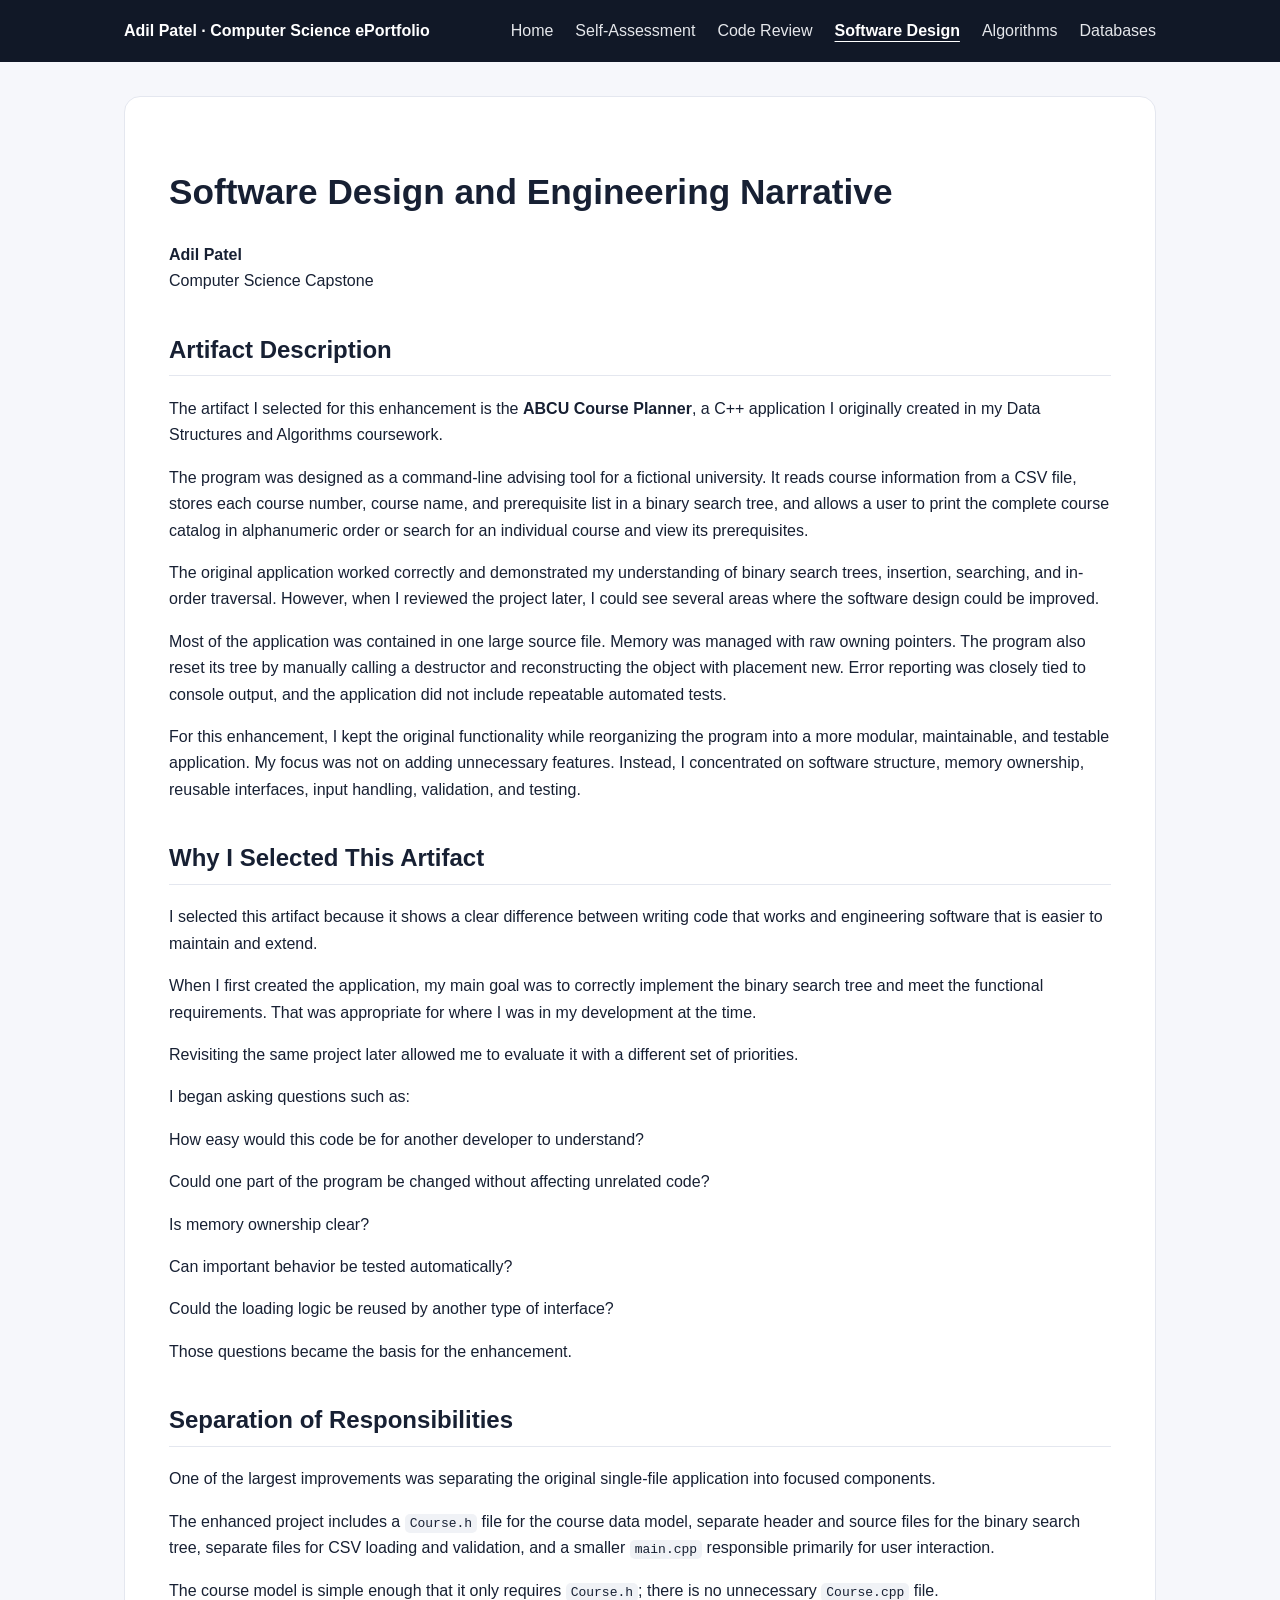
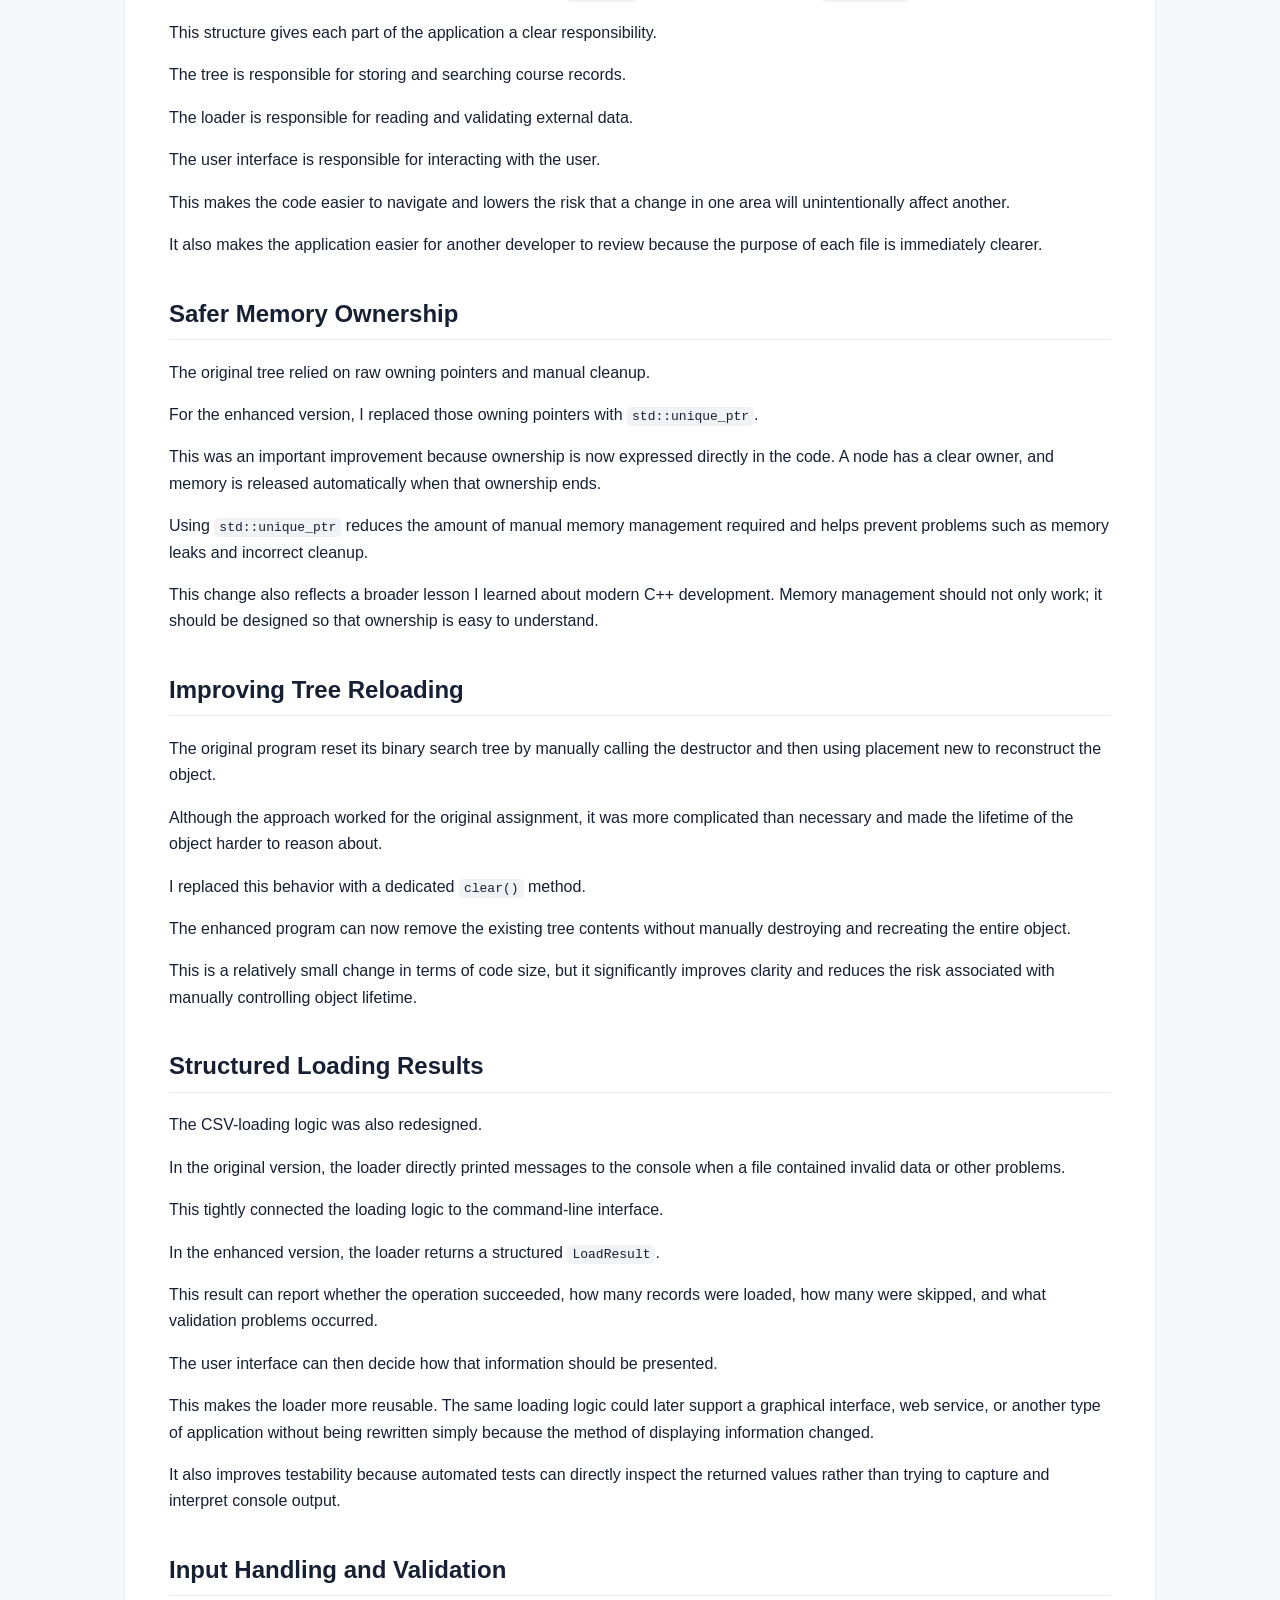
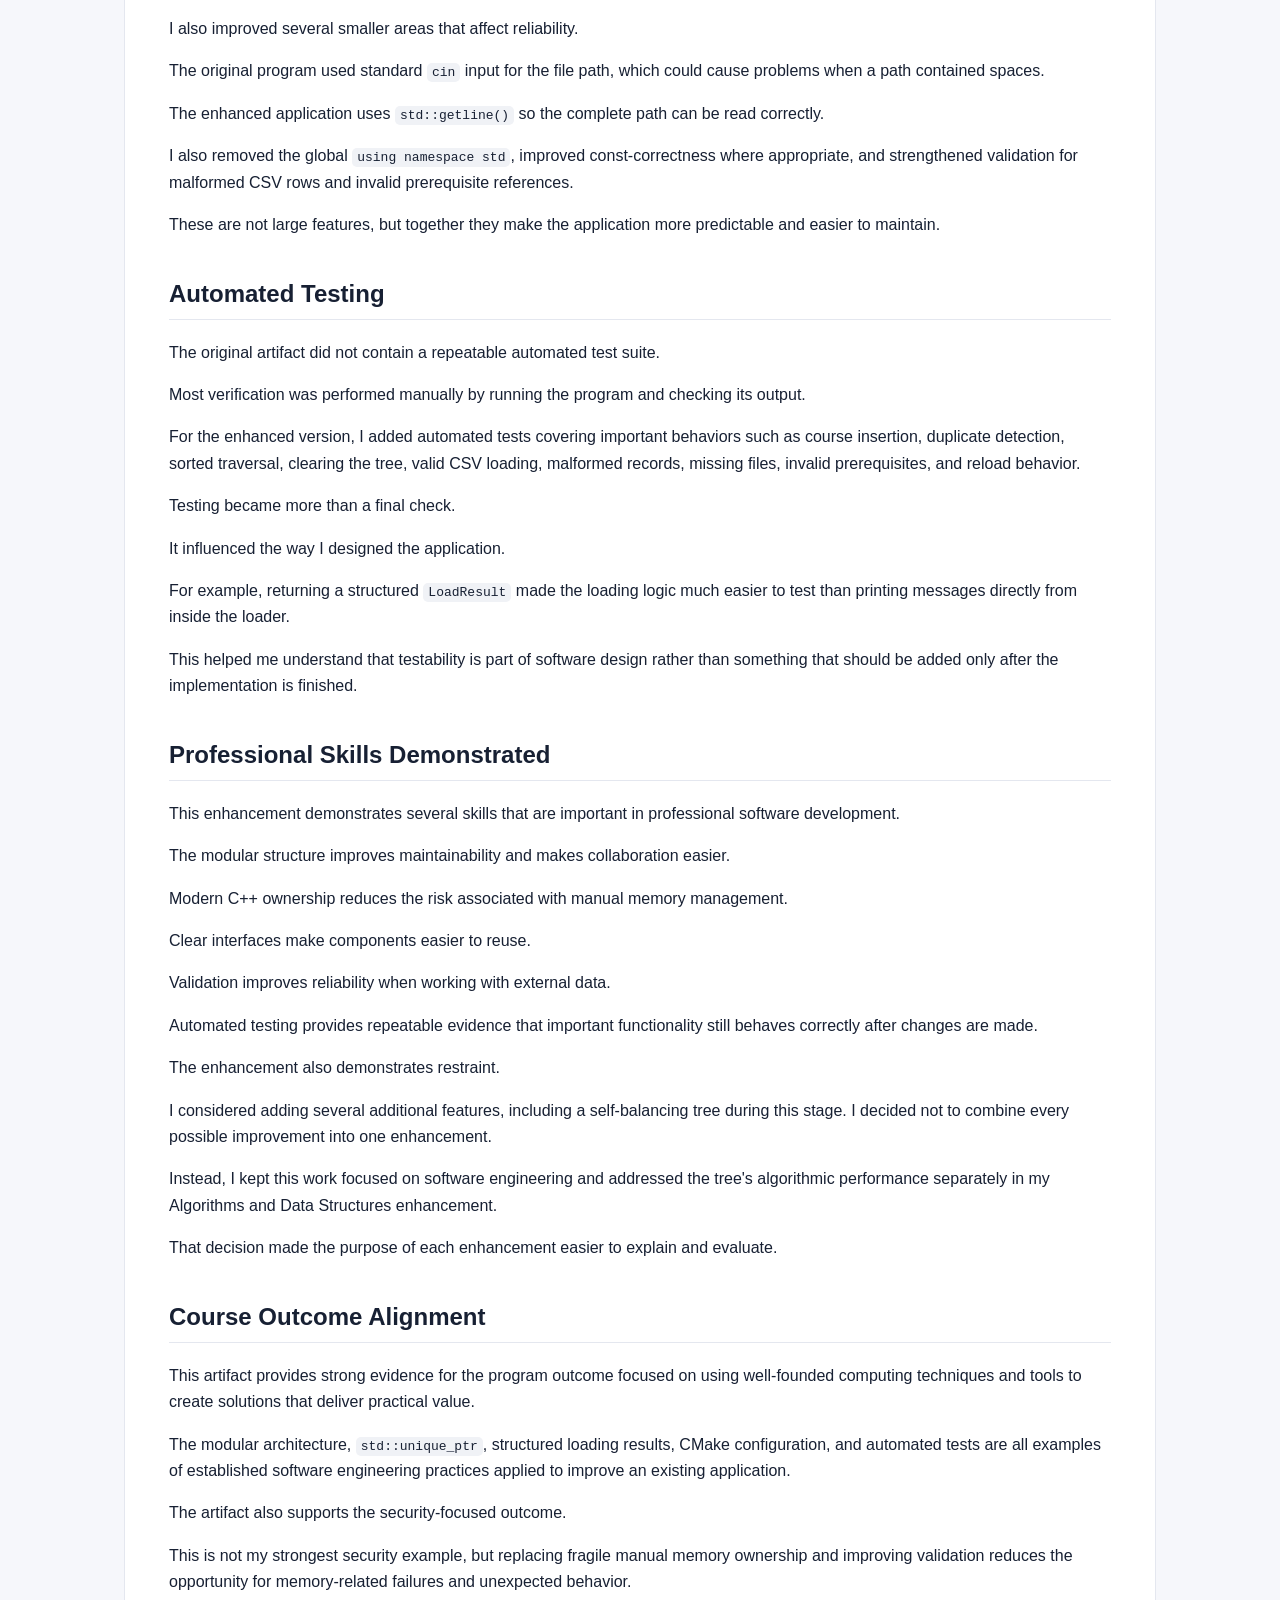
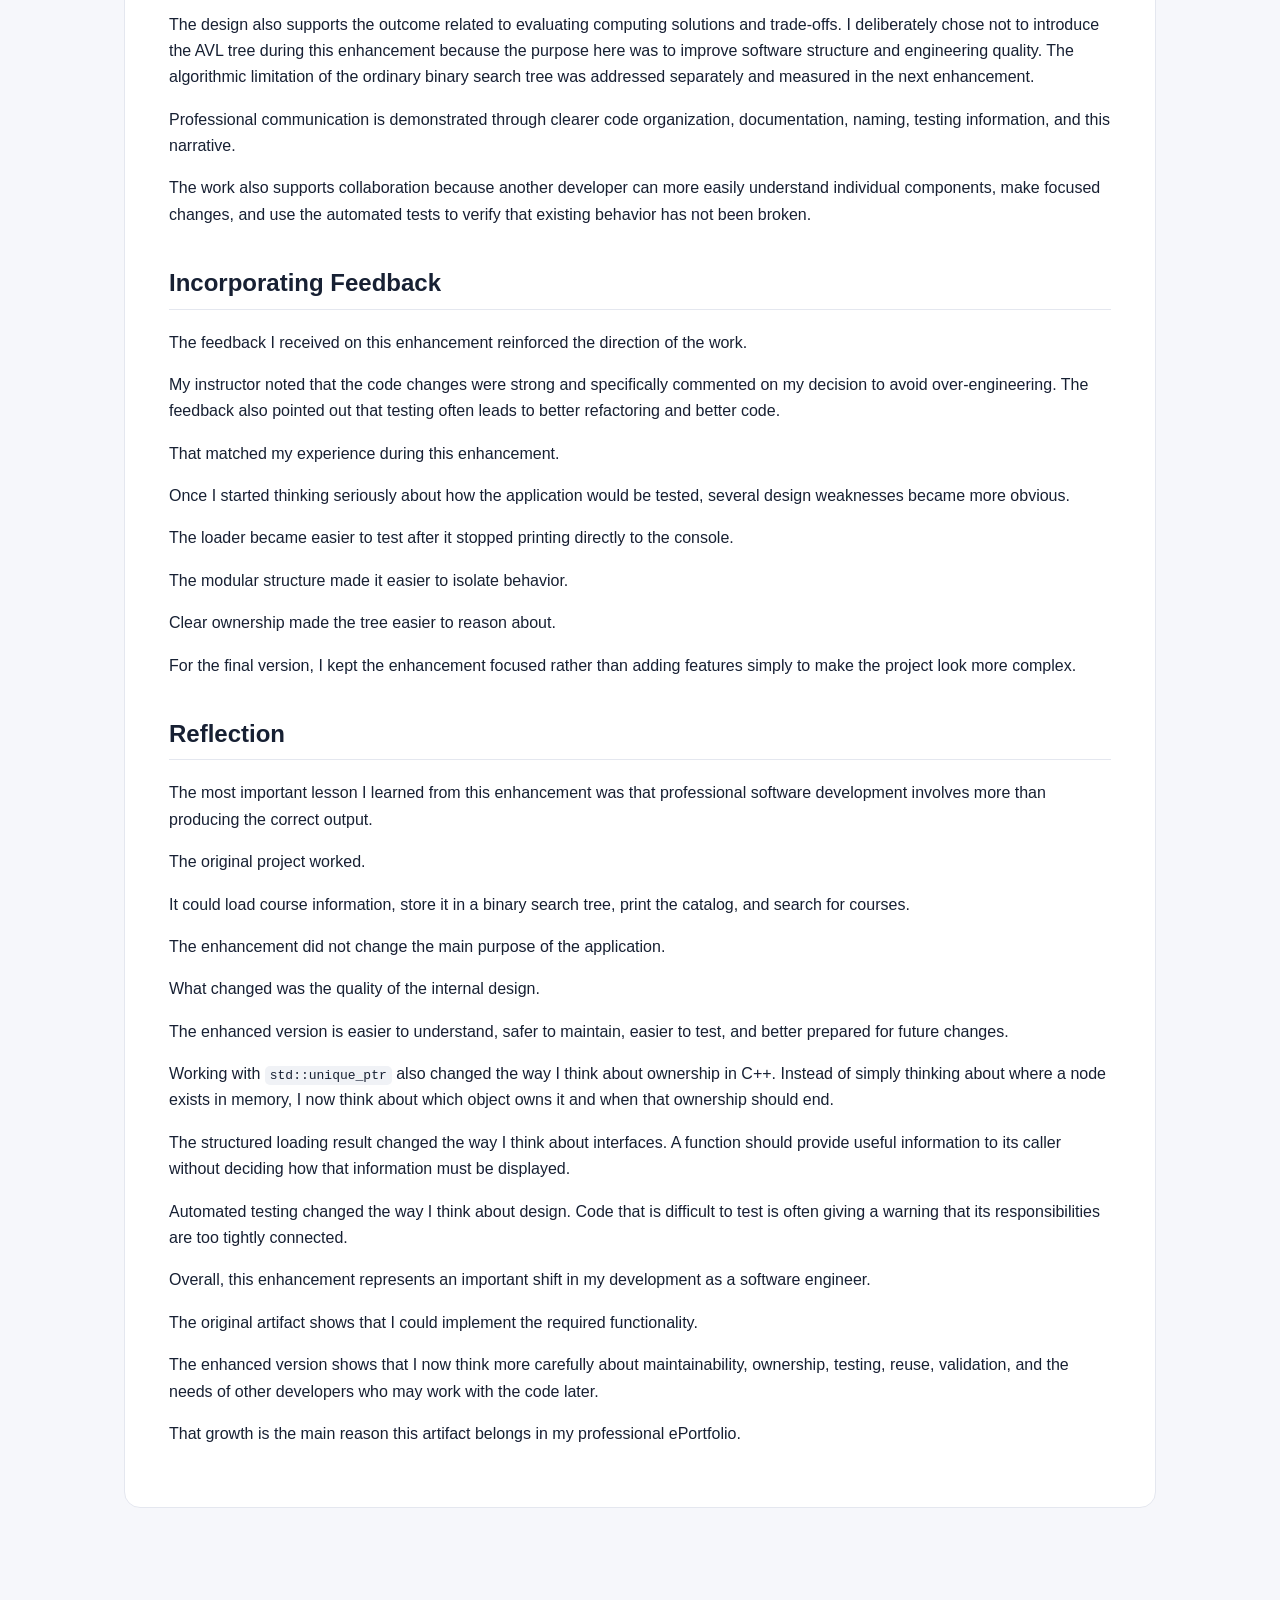
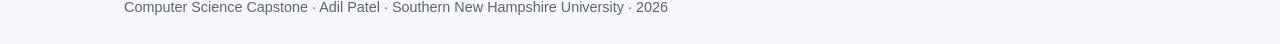
<file: software-design-engineering/narrative.html>
<!doctype html>
<html lang="en">
<head>
    <meta charset="utf-8">
    <meta name="viewport" content="width=device-width,initial-scale=1">
    <meta name="description" content="Narrative explaining the software design and engineering enhancement, professional skills demonstrated, feedback, and reflection.">
    <title>Software Design and Engineering Narrative | Adil Patel</title>
    <link rel="stylesheet" href="../styles.css">
</head>
<body>
    <a class="skip-link" href="#main-content">Skip to main content</a>
    <header><nav class="nav" aria-label="Primary navigation"><div class="brand">Adil Patel · Computer Science ePortfolio</div><a href="../index.html">Home</a><a href="../self-assessment/index.html">Self-Assessment</a><a href="../code-review/index.html">Code Review</a><a href="../software-design-engineering/index.html" aria-current="page">Software Design</a><a href="../algorithms-data-structures/index.html">Algorithms</a><a href="../databases/index.html">Databases</a></nav></header>
    <main id="main-content" class="page-main"><article class="content"><h1 id="software-design-and-engineering-narrative">Software Design and
Engineering Narrative</h1>
<p><strong>Adil Patel</strong><br />
Computer Science Capstone</p>
<h2 id="artifact-description">Artifact Description</h2>
<p>The artifact I selected for this enhancement is the <strong>ABCU
Course Planner</strong>, a C++ application I originally created in my
Data Structures and Algorithms coursework.</p>
<p>The program was designed as a command-line advising tool for a
fictional university. It reads course information from a CSV file,
stores each course number, course name, and prerequisite list in a
binary search tree, and allows a user to print the complete course
catalog in alphanumeric order or search for an individual course and
view its prerequisites.</p>
<p>The original application worked correctly and demonstrated my
understanding of binary search trees, insertion, searching, and in-order
traversal. However, when I reviewed the project later, I could see
several areas where the software design could be improved.</p>
<p>Most of the application was contained in one large source file.
Memory was managed with raw owning pointers. The program also reset its
tree by manually calling a destructor and reconstructing the object with
placement new. Error reporting was closely tied to console output, and
the application did not include repeatable automated tests.</p>
<p>For this enhancement, I kept the original functionality while
reorganizing the program into a more modular, maintainable, and testable
application. My focus was not on adding unnecessary features. Instead, I
concentrated on software structure, memory ownership, reusable
interfaces, input handling, validation, and testing.</p>
<h2 id="why-i-selected-this-artifact">Why I Selected This Artifact</h2>
<p>I selected this artifact because it shows a clear difference between
writing code that works and engineering software that is easier to
maintain and extend.</p>
<p>When I first created the application, my main goal was to correctly
implement the binary search tree and meet the functional requirements.
That was appropriate for where I was in my development at the time.</p>
<p>Revisiting the same project later allowed me to evaluate it with a
different set of priorities.</p>
<p>I began asking questions such as:</p>
<p>How easy would this code be for another developer to understand?</p>
<p>Could one part of the program be changed without affecting unrelated
code?</p>
<p>Is memory ownership clear?</p>
<p>Can important behavior be tested automatically?</p>
<p>Could the loading logic be reused by another type of interface?</p>
<p>Those questions became the basis for the enhancement.</p>
<h2 id="separation-of-responsibilities">Separation of
Responsibilities</h2>
<p>One of the largest improvements was separating the original
single-file application into focused components.</p>
<p>The enhanced project includes a <code>Course.h</code> file for the
course data model, separate header and source files for the binary
search tree, separate files for CSV loading and validation, and a
smaller <code>main.cpp</code> responsible primarily for user
interaction.</p>
<p>The course model is simple enough that it only requires
<code>Course.h</code>; there is no unnecessary <code>Course.cpp</code>
file.</p>
<p>This structure gives each part of the application a clear
responsibility.</p>
<p>The tree is responsible for storing and searching course records.</p>
<p>The loader is responsible for reading and validating external
data.</p>
<p>The user interface is responsible for interacting with the user.</p>
<p>This makes the code easier to navigate and lowers the risk that a
change in one area will unintentionally affect another.</p>
<p>It also makes the application easier for another developer to review
because the purpose of each file is immediately clearer.</p>
<h2 id="safer-memory-ownership">Safer Memory Ownership</h2>
<p>The original tree relied on raw owning pointers and manual
cleanup.</p>
<p>For the enhanced version, I replaced those owning pointers with
<code>std::unique_ptr</code>.</p>
<p>This was an important improvement because ownership is now expressed
directly in the code. A node has a clear owner, and memory is released
automatically when that ownership ends.</p>
<p>Using <code>std::unique_ptr</code> reduces the amount of manual
memory management required and helps prevent problems such as memory
leaks and incorrect cleanup.</p>
<p>This change also reflects a broader lesson I learned about modern C++
development. Memory management should not only work; it should be
designed so that ownership is easy to understand.</p>
<h2 id="improving-tree-reloading">Improving Tree Reloading</h2>
<p>The original program reset its binary search tree by manually calling
the destructor and then using placement new to reconstruct the
object.</p>
<p>Although the approach worked for the original assignment, it was more
complicated than necessary and made the lifetime of the object harder to
reason about.</p>
<p>I replaced this behavior with a dedicated <code>clear()</code>
method.</p>
<p>The enhanced program can now remove the existing tree contents
without manually destroying and recreating the entire object.</p>
<p>This is a relatively small change in terms of code size, but it
significantly improves clarity and reduces the risk associated with
manually controlling object lifetime.</p>
<h2 id="structured-loading-results">Structured Loading Results</h2>
<p>The CSV-loading logic was also redesigned.</p>
<p>In the original version, the loader directly printed messages to the
console when a file contained invalid data or other problems.</p>
<p>This tightly connected the loading logic to the command-line
interface.</p>
<p>In the enhanced version, the loader returns a structured
<code>LoadResult</code>.</p>
<p>This result can report whether the operation succeeded, how many
records were loaded, how many were skipped, and what validation problems
occurred.</p>
<p>The user interface can then decide how that information should be
presented.</p>
<p>This makes the loader more reusable. The same loading logic could
later support a graphical interface, web service, or another type of
application without being rewritten simply because the method of
displaying information changed.</p>
<p>It also improves testability because automated tests can directly
inspect the returned values rather than trying to capture and interpret
console output.</p>
<h2 id="input-handling-and-validation">Input Handling and
Validation</h2>
<p>I also improved several smaller areas that affect reliability.</p>
<p>The original program used standard <code>cin</code> input for the
file path, which could cause problems when a path contained spaces.</p>
<p>The enhanced application uses <code>std::getline()</code> so the
complete path can be read correctly.</p>
<p>I also removed the global <code>using namespace std</code>, improved
const-correctness where appropriate, and strengthened validation for
malformed CSV rows and invalid prerequisite references.</p>
<p>These are not large features, but together they make the application
more predictable and easier to maintain.</p>
<h2 id="automated-testing">Automated Testing</h2>
<p>The original artifact did not contain a repeatable automated test
suite.</p>
<p>Most verification was performed manually by running the program and
checking its output.</p>
<p>For the enhanced version, I added automated tests covering important
behaviors such as course insertion, duplicate detection, sorted
traversal, clearing the tree, valid CSV loading, malformed records,
missing files, invalid prerequisites, and reload behavior.</p>
<p>Testing became more than a final check.</p>
<p>It influenced the way I designed the application.</p>
<p>For example, returning a structured <code>LoadResult</code> made the
loading logic much easier to test than printing messages directly from
inside the loader.</p>
<p>This helped me understand that testability is part of software design
rather than something that should be added only after the implementation
is finished.</p>
<h2 id="professional-skills-demonstrated">Professional Skills
Demonstrated</h2>
<p>This enhancement demonstrates several skills that are important in
professional software development.</p>
<p>The modular structure improves maintainability and makes
collaboration easier.</p>
<p>Modern C++ ownership reduces the risk associated with manual memory
management.</p>
<p>Clear interfaces make components easier to reuse.</p>
<p>Validation improves reliability when working with external data.</p>
<p>Automated testing provides repeatable evidence that important
functionality still behaves correctly after changes are made.</p>
<p>The enhancement also demonstrates restraint.</p>
<p>I considered adding several additional features, including a
self-balancing tree during this stage. I decided not to combine every
possible improvement into one enhancement.</p>
<p>Instead, I kept this work focused on software engineering and
addressed the tree's algorithmic performance separately in my Algorithms
and Data Structures enhancement.</p>
<p>That decision made the purpose of each enhancement easier to explain
and evaluate.</p>
<h2 id="course-outcome-alignment">Course Outcome Alignment</h2>
<p>This artifact provides strong evidence for the program outcome
focused on using well-founded computing techniques and tools to create
solutions that deliver practical value.</p>
<p>The modular architecture, <code>std::unique_ptr</code>, structured
loading results, CMake configuration, and automated tests are all
examples of established software engineering practices applied to
improve an existing application.</p>
<p>The artifact also supports the security-focused outcome.</p>
<p>This is not my strongest security example, but replacing fragile
manual memory ownership and improving validation reduces the opportunity
for memory-related failures and unexpected behavior.</p>
<p>The design also supports the outcome related to evaluating computing
solutions and trade-offs. I deliberately chose not to introduce the AVL
tree during this enhancement because the purpose here was to improve
software structure and engineering quality. The algorithmic limitation
of the ordinary binary search tree was addressed separately and measured
in the next enhancement.</p>
<p>Professional communication is demonstrated through clearer code
organization, documentation, naming, testing information, and this
narrative.</p>
<p>The work also supports collaboration because another developer can
more easily understand individual components, make focused changes, and
use the automated tests to verify that existing behavior has not been
broken.</p>
<h2 id="incorporating-feedback">Incorporating Feedback</h2>
<p>The feedback I received on this enhancement reinforced the direction
of the work.</p>
<p>My instructor noted that the code changes were strong and
specifically commented on my decision to avoid over-engineering. The
feedback also pointed out that testing often leads to better refactoring
and better code.</p>
<p>That matched my experience during this enhancement.</p>
<p>Once I started thinking seriously about how the application would be
tested, several design weaknesses became more obvious.</p>
<p>The loader became easier to test after it stopped printing directly
to the console.</p>
<p>The modular structure made it easier to isolate behavior.</p>
<p>Clear ownership made the tree easier to reason about.</p>
<p>For the final version, I kept the enhancement focused rather than
adding features simply to make the project look more complex.</p>
<h2 id="reflection">Reflection</h2>
<p>The most important lesson I learned from this enhancement was that
professional software development involves more than producing the
correct output.</p>
<p>The original project worked.</p>
<p>It could load course information, store it in a binary search tree,
print the catalog, and search for courses.</p>
<p>The enhancement did not change the main purpose of the
application.</p>
<p>What changed was the quality of the internal design.</p>
<p>The enhanced version is easier to understand, safer to maintain,
easier to test, and better prepared for future changes.</p>
<p>Working with <code>std::unique_ptr</code> also changed the way I
think about ownership in C++. Instead of simply thinking about where a
node exists in memory, I now think about which object owns it and when
that ownership should end.</p>
<p>The structured loading result changed the way I think about
interfaces. A function should provide useful information to its caller
without deciding how that information must be displayed.</p>
<p>Automated testing changed the way I think about design. Code that is
difficult to test is often giving a warning that its responsibilities
are too tightly connected.</p>
<p>Overall, this enhancement represents an important shift in my
development as a software engineer.</p>
<p>The original artifact shows that I could implement the required
functionality.</p>
<p>The enhanced version shows that I now think more carefully about
maintainability, ownership, testing, reuse, validation, and the needs of
other developers who may work with the code later.</p>
<p>That growth is the main reason this artifact belongs in my
professional ePortfolio.</p></article></main>
    <footer>Computer Science Capstone · Adil Patel · Southern New Hampshire University · 2026</footer>
</body>
</html>
</file>
<file: styles.css>
:root {
    --bg: #f6f7fb;
    --card: #ffffff;
    --text: #172033;
    --muted: #5b6475;
    --accent: #2557d6;
    --accent-dark: #173a8a;
    --border: #e4e7ef;
    --header: #111827;
    --focus: #ffbf47;
    --max: 1080px;
}

* { box-sizing: border-box; }

html { scroll-behavior: smooth; }

body {
    margin: 0;
    font-family: Arial, Helvetica, sans-serif;
    background: var(--bg);
    color: var(--text);
    line-height: 1.65;
}

a {
    color: var(--accent);
    text-decoration: underline;
    text-underline-offset: 2px;
}

a:hover { text-decoration-thickness: 2px; }

a:focus-visible,
.button:focus-visible {
    outline: 3px solid var(--focus);
    outline-offset: 3px;
    box-shadow: 0 0 0 2px var(--header);
    border-radius: 5px;
}

.skip-link {
    position: absolute;
    left: 16px;
    top: -100px;
    background: #ffffff;
    color: var(--text);
    border: 2px solid var(--header);
    border-radius: 8px;
    padding: 8px 12px;
    z-index: 1000;
    font-weight: 700;
}

.skip-link:focus {
    top: 10px;
}

header {
    background: var(--header);
    color: #ffffff;
}

.nav {
    max-width: var(--max);
    margin: auto;
    padding: 18px 24px;
    display: flex;
    gap: 22px;
    align-items: center;
    flex-wrap: wrap;
}

.brand {
    font-weight: 700;
    margin-right: auto;
}

.nav a {
    color: #e5e7eb;
    text-decoration: none;
}

.nav a:hover,
.nav a:focus-visible,
.nav a[aria-current="page"] {
    text-decoration: underline;
    text-underline-offset: 5px;
}

.nav a[aria-current="page"] {
    color: #ffffff;
    font-weight: 700;
}

.hero {
    max-width: var(--max);
    margin: 0 auto;
    padding: 72px 24px 42px;
}

.hero h1 {
    font-size: clamp(2rem, 5vw, 4rem);
    line-height: 1.05;
    margin: .2em 0;
}

.hero p {
    font-size: 1.15rem;
    color: var(--muted);
    max-width: 760px;
}

.badge {
    display: inline-block;
    background: #e8eefc;
    color: var(--accent-dark);
    padding: 6px 10px;
    border-radius: 999px;
    font-size: .88rem;
    font-weight: 700;
}

main {
    max-width: var(--max);
    margin: auto;
    padding: 0 24px 64px;
}

main.page-main { padding-top: 34px; }

.grid {
    display: grid;
    grid-template-columns: repeat(auto-fit, minmax(260px, 1fr));
    gap: 18px;
}

.card {
    background: var(--card);
    border: 1px solid var(--border);
    border-radius: 16px;
    padding: 24px;
    box-shadow: 0 6px 18px rgba(22, 32, 51, .04);
}

.card h2,
.card h3 { margin-top: 0; }
.featured-card { margin-bottom: 30px; }
.section-title { margin: 0 0 16px; }


.metric {
    font-size: 2rem;
    font-weight: 700;
}

.muted { color: var(--muted); }

.content {
    background: #ffffff;
    border: 1px solid var(--border);
    border-radius: 16px;
    padding: clamp(20px, 4vw, 44px);
}

.content h1 {
    font-size: 2.2rem;
    line-height: 1.2;
}

.content h2 {
    margin-top: 2.2rem;
    border-bottom: 1px solid var(--border);
    padding-bottom: .35rem;
}

.content h3 { margin-top: 1.6rem; }

.content table {
    width: 100%;
    border-collapse: collapse;
    margin: 1rem 0;
}

.content th,
.content td {
    border: 1px solid var(--border);
    padding: 10px;
    text-align: left;
}

.content code {
    background: #f0f2f6;
    padding: 2px 5px;
    border-radius: 5px;
}

.content pre {
    overflow: auto;
    background: var(--header);
    color: #ffffff;
    padding: 16px;
    border-radius: 12px;
}

.content pre code {
    background: transparent;
    padding: 0;
}

.links {
    display: flex;
    gap: 10px;
    flex-wrap: wrap;
    margin-top: 16px;
}

.button {
    display: inline-block;
    background: var(--accent);
    color: #ffffff !important;
    padding: 10px 14px;
    border-radius: 10px;
    font-weight: 700;
    text-decoration: none;
}

.button:hover { text-decoration: underline; }

.button.secondary {
    background: #e8eefc;
    color: var(--accent-dark) !important;
}

.video-card {
    max-width: 720px;
    margin-top: 20px;
}

footer {
    max-width: var(--max);
    margin: auto;
    padding: 24px;
    color: var(--muted);
    font-size: .9rem;
}

@media (max-width: 650px) {
    .nav { gap: 12px; }
    .brand { width: 100%; margin-right: 0; }
    .hero { padding-top: 46px; }
    .content { border-radius: 12px; }
}

@media (prefers-reduced-motion: reduce) {
    html { scroll-behavior: auto; }
}
</file>
